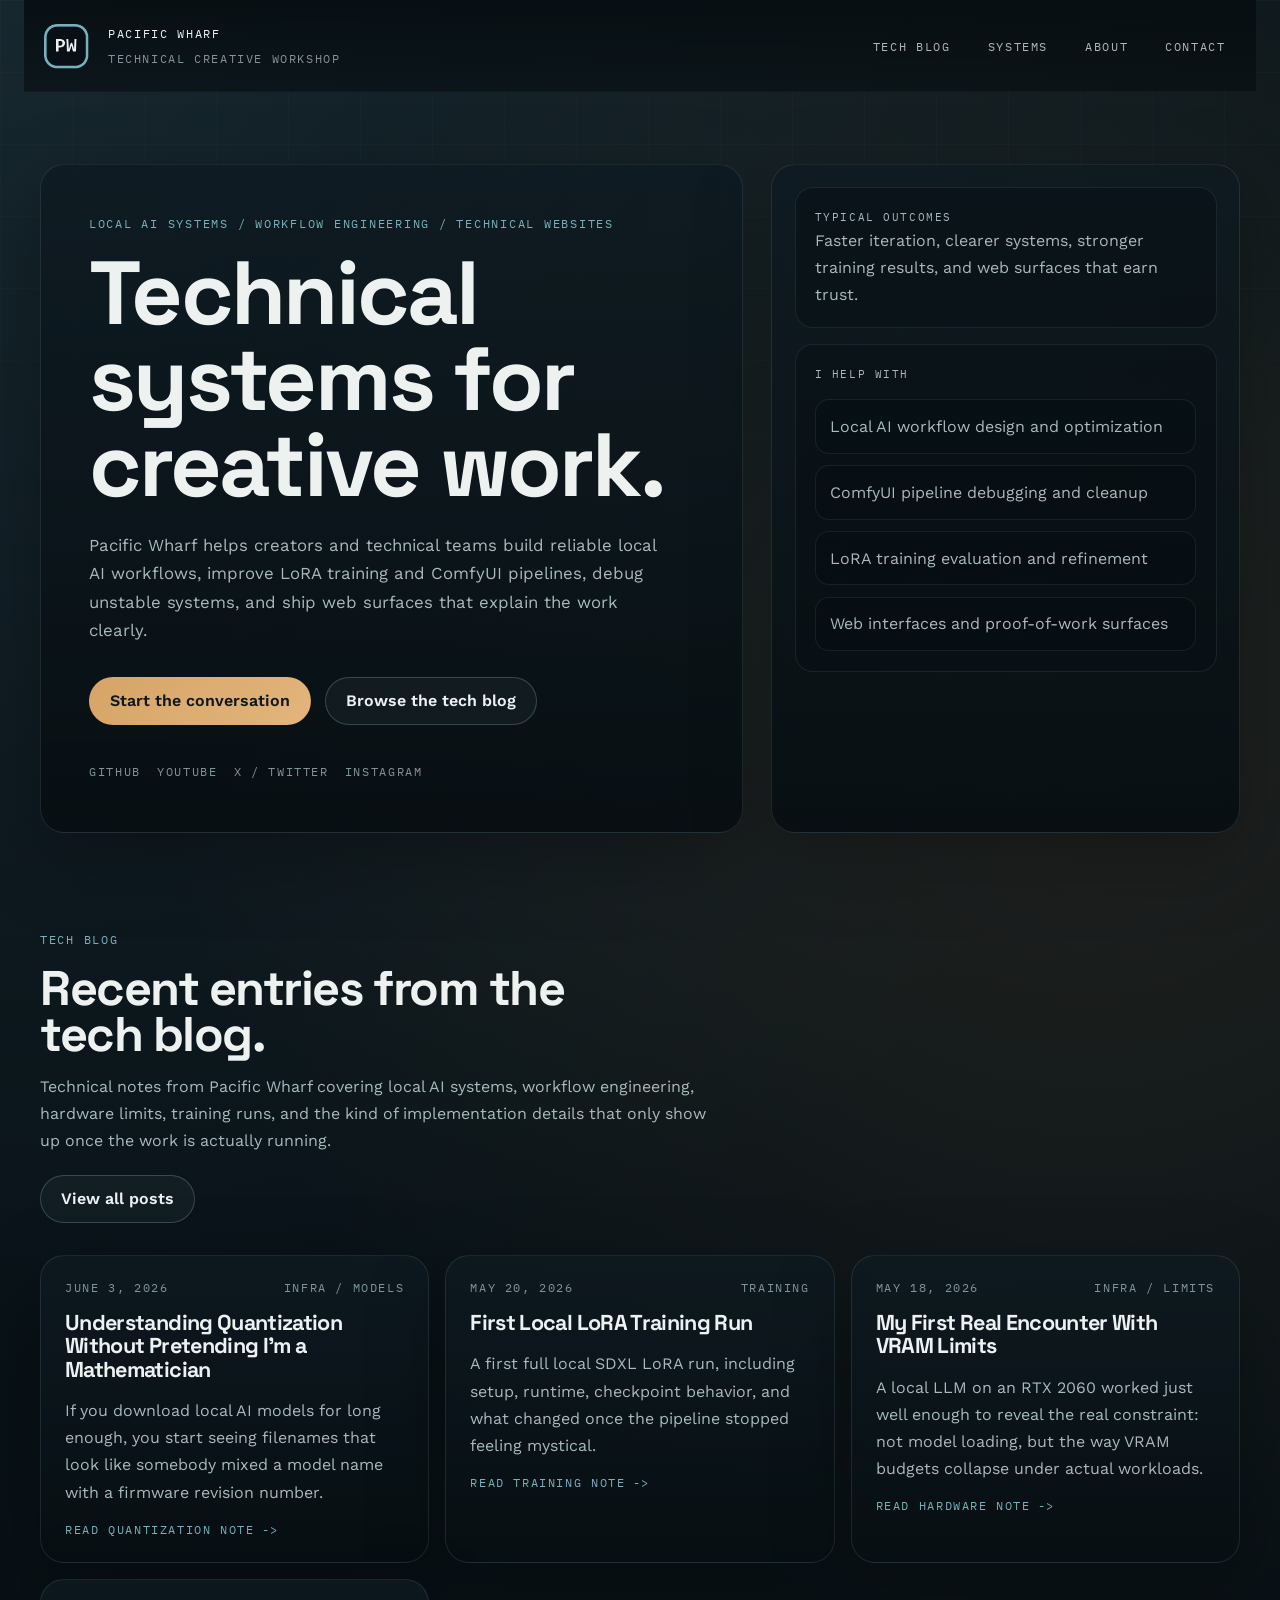
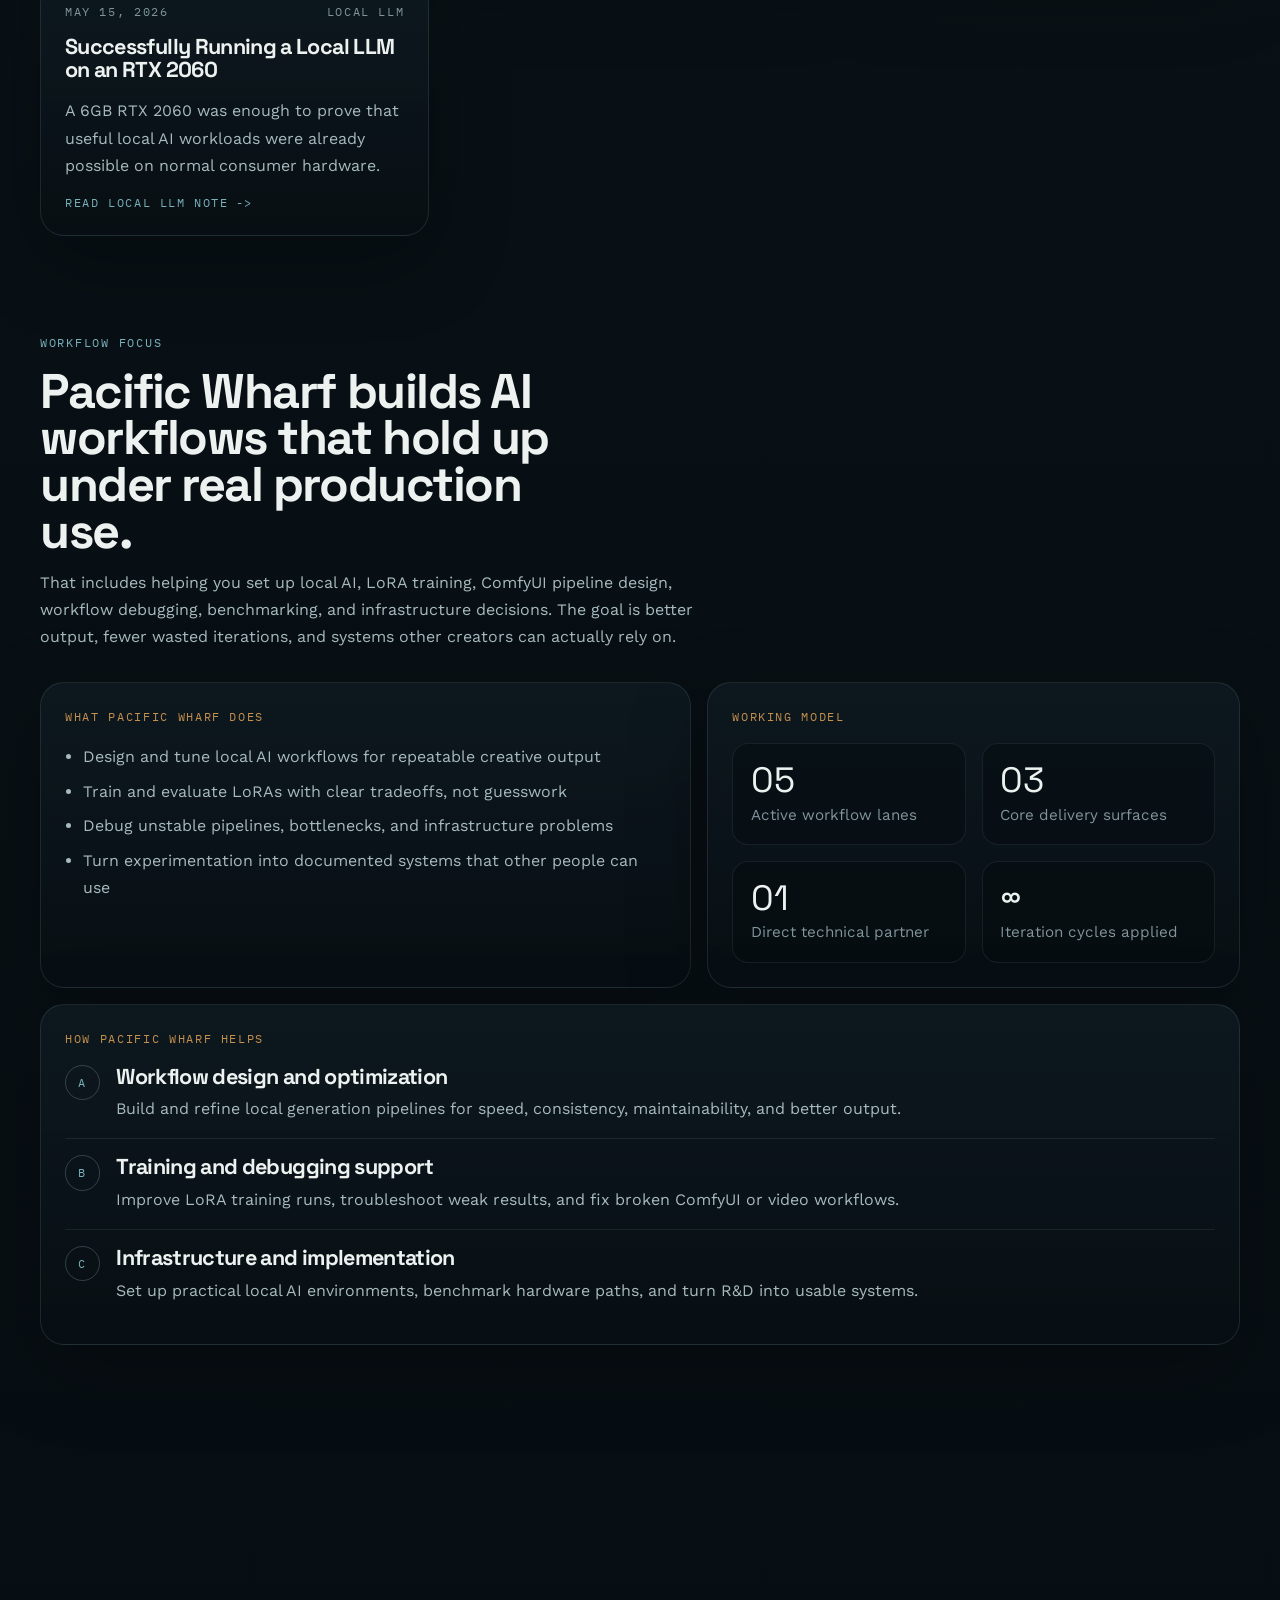
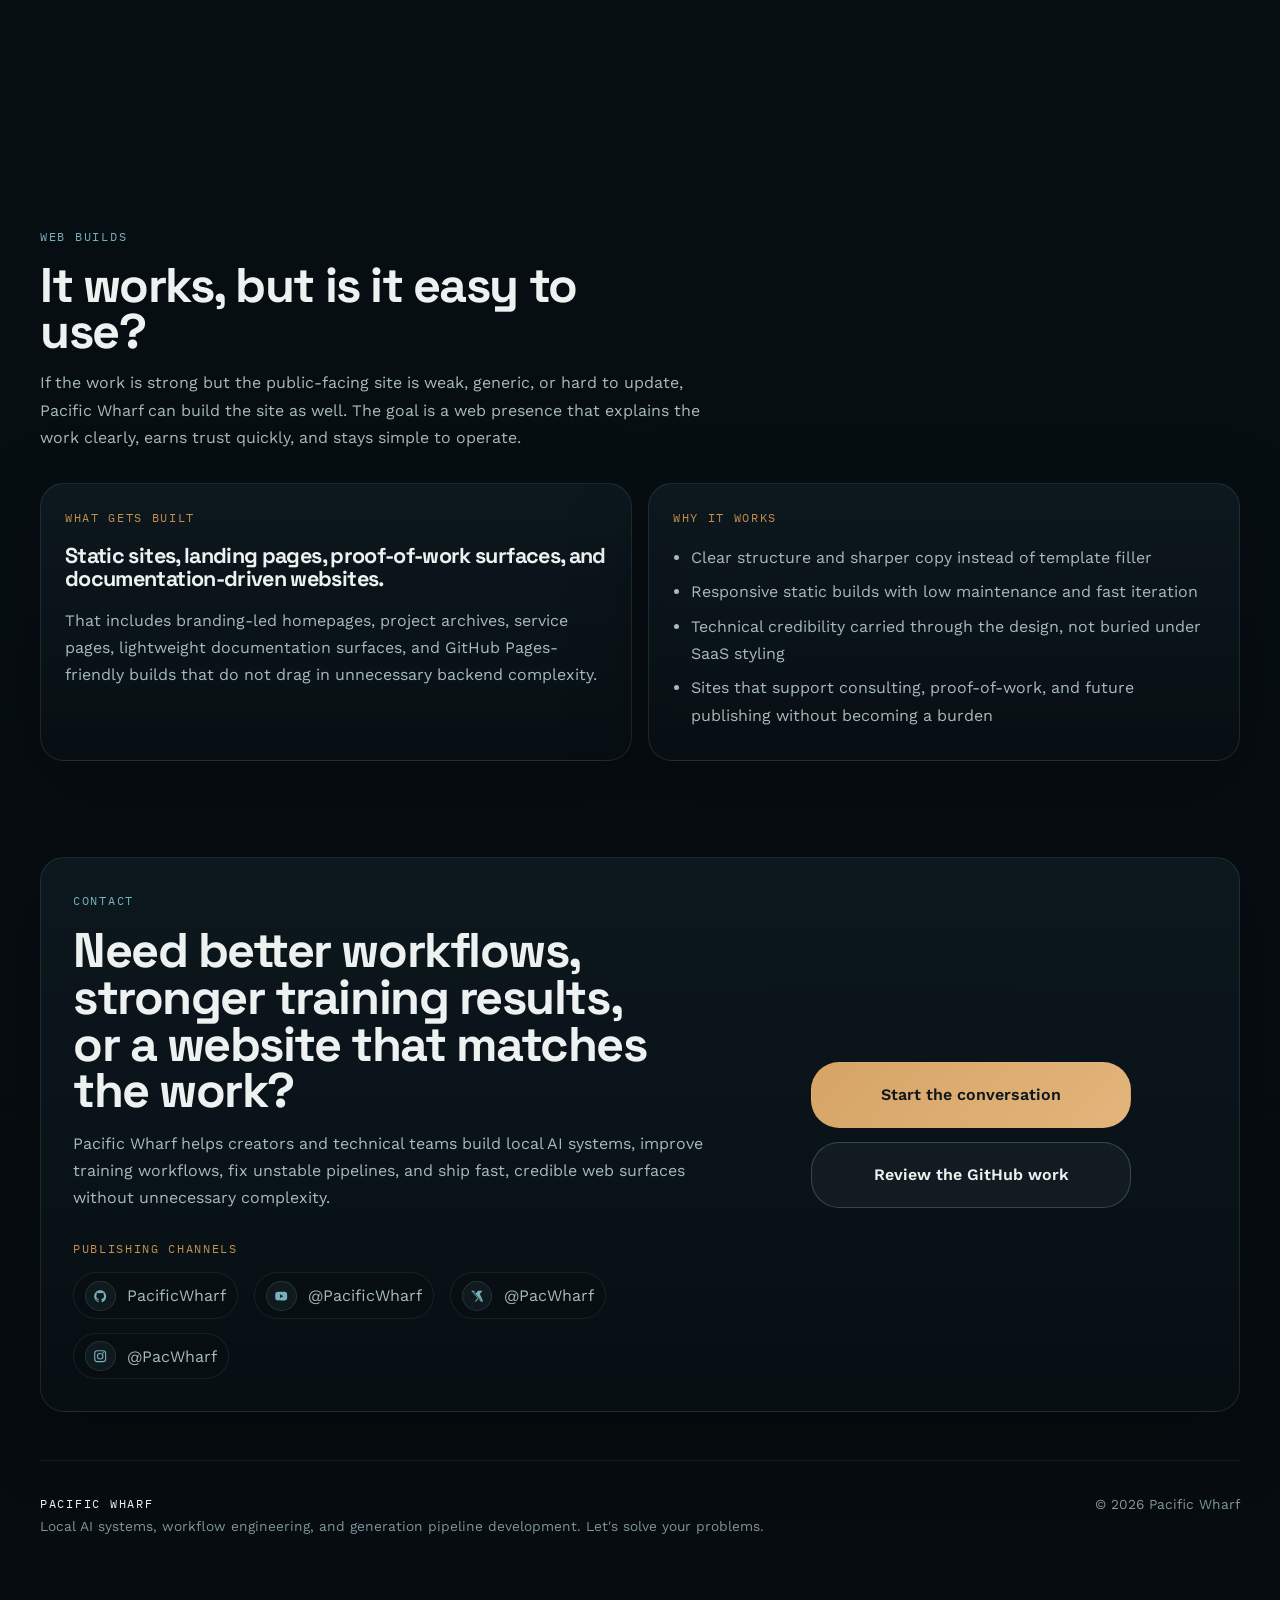
<file: index.html>
<!DOCTYPE html>
<html class="no-js" lang="en">
<head>
  <meta charset="UTF-8">
  <meta name="viewport" content="width=device-width, initial-scale=1.0">
  <meta
    name="description"
    content="Pacific Wharf explores local AI workflows, ComfyUI systems, LoRA training, and experimental generation pipelines."
  >
  <title>Pacific Wharf | Technical Creative Workflows</title>
  <link rel="icon" href="favicon.ico" sizes="any">
  <link rel="icon" type="image/png" sizes="32x32" href="favicon-32x32.png">
  <link rel="icon" type="image/png" sizes="16x16" href="favicon-16x16.png">
  <link rel="apple-touch-icon" href="apple-touch-icon.png">
  <link rel="preconnect" href="https://fonts.googleapis.com">
  <link rel="preconnect" href="https://fonts.gstatic.com" crossorigin>
  <link
    href="https://fonts.googleapis.com/css2?family=IBM+Plex+Mono:wght@400;500&family=Space+Grotesk:wght@500;700&family=Work+Sans:wght@400;500;600&display=swap"
    rel="stylesheet"
  >
  <script>
    document.documentElement.classList.replace("no-js", "js");
  </script>
  <link rel="stylesheet" href="style.css">
  <script src="script.js" defer></script>
</head>
<body id="site-top">
  <a class="skip-link" href="#main">Skip to content</a>

  <div class="site-shell">
    <header class="site-header">
      <a class="brand-lockup brand-link" href="#site-top" aria-label="Back to top">
        <div class="brand-mark" aria-hidden="true">
          <img src="apple-touch-icon.png" alt="">
        </div>
        <div>
          <p class="eyebrow">Pacific Wharf</p>
          <p class="brand-subtitle">Technical creative workshop</p>
        </div>
      </a>

      <button class="menu-toggle" type="button" aria-label="Toggle navigation" aria-expanded="false" aria-controls="site-nav">
        <span class="menu-toggle-label">Menu</span>
        <span class="menu-toggle-bars" aria-hidden="true">
          <span></span>
          <span></span>
          <span></span>
        </span>
      </button>

      <nav class="site-nav" id="site-nav" aria-label="Primary">
        <a href="tech-blog/">Tech Blog</a>
        <a href="#systems">Systems</a>
        <a href="#about">About</a>
        <a href="#contact">Contact</a>
      </nav>
    </header>

    <main id="main">
      <section class="hero" id="home">
        <div class="hero-copy">
          <p class="section-label">Local AI systems / workflow engineering / technical websites</p>
          <h1>Technical systems for creative work.</h1>
          <p class="hero-text">
            Pacific Wharf helps creators and technical teams build reliable local AI workflows, improve LoRA
            training and ComfyUI pipelines, debug unstable systems, and ship web surfaces that explain the work
            clearly.
          </p>

          <div class="hero-actions">
            <a class="button button-primary" href="mailto:hello@pacificwharf.dev">Start the conversation</a>
            <a class="button button-secondary" href="tech-blog/">Browse the tech blog</a>
          </div>

          <ul class="social-strip" aria-label="Social links">
            <li><a href="https://github.com/PacificWharf" target="_blank" rel="noreferrer">GitHub</a></li>
            <li><a href="https://www.youtube.com/@PacificWharf" target="_blank" rel="noreferrer">YouTube</a></li>
            <li><a href="https://x.com/PacWharf" target="_blank" rel="noreferrer">X / Twitter</a></li>
            <li><a href="https://www.instagram.com/PacWharf" target="_blank" rel="noreferrer">Instagram</a></li>
          </ul>
        </div>

        <aside class="hero-panel reveal" aria-label="Pacific Wharf services overview">
          <div class="status-stack">
            <article class="status-card">
              <p class="status-label">Typical outcomes</p>
              <p>Faster iteration, clearer systems, stronger training results, and web surfaces that earn trust.</p>
            </article>
            <article class="status-card hero-services-card">
              <p class="status-label">I help with</p>
              <ul class="hero-services-list">
                <li>Local AI workflow design and optimization</li>
                <li>ComfyUI pipeline debugging and cleanup</li>
                <li>LoRA training evaluation and refinement</li>
                <li>Web interfaces and proof-of-work surfaces</li>
              </ul>
            </article>
          </div>
        </aside>
      </section>

      <section class="content-section reveal" id="tech-blog">
        <div class="section-heading">
          <p class="section-label">Tech Blog</p>
          <h2>Recent entries from the tech blog.</h2>
          <p>
            Technical notes from Pacific Wharf covering local AI systems, workflow engineering, hardware limits,
            training runs, and the kind of implementation details that only show up once the work is actually running.
          </p>
          <div class="section-actions">
            <a class="button button-secondary" href="tech-blog/">View all posts</a>
          </div>
        </div>

        <div class="experiment-grid">
          <a class="experiment-card experiment-link featured-card" href="tech-blog/understanding-quantization-without-pretending-im-a-mathematician/" aria-label="Open Understanding Quantization Without Pretending I'm a Mathematician entry">
            <div class="card-signal">
              <time datetime="2026-06-03">June 3, 2026</time>
              <span>Infra / models</span>
            </div>
            <h3>Understanding Quantization Without Pretending I&#8217;m a Mathematician</h3>
            <p>
              If you download local AI models for long enough, you start seeing filenames that look like somebody mixed a model name with a firmware revision number.
            </p>
            <span class="card-cta">Read quantization note</span>
          </a>

          <a class="experiment-card experiment-link featured-card" href="tech-blog/first-local-lora-training-run/" aria-label="Open First Local LoRA Training Run entry">
            <div class="card-signal">
              <time datetime="2026-05-20">May 20, 2026</time>
              <span>Training</span>
            </div>
            <h3>First Local LoRA Training Run</h3>
            <p>
              A first full local SDXL LoRA run, including setup, runtime, checkpoint behavior, and what changed once
              the pipeline stopped feeling mystical.
            </p>
            <span class="card-cta">Read training note</span>
          </a>

          <a class="experiment-card experiment-link featured-card" href="tech-blog/my-first-real-encounter-with-vram-limits/" aria-label="Open My First Real Encounter With VRAM Limits entry">
            <div class="card-signal">
              <time datetime="2026-05-18">May 18, 2026</time>
              <span>Infra / limits</span>
            </div>
            <h3>My First Real Encounter With VRAM Limits</h3>
            <p>
              A local LLM on an RTX 2060 worked just well enough to reveal the real constraint: not model loading,
              but the way VRAM budgets collapse under actual workloads.
            </p>
            <span class="card-cta">Read hardware note</span>
          </a>

          <a class="experiment-card experiment-link featured-card" href="tech-blog/successfully-running-a-local-llm-on-an-rtx-2060/" aria-label="Open Successfully Running a Local LLM on an RTX 2060 entry">
            <div class="card-signal">
              <time datetime="2026-05-15">May 15, 2026</time>
              <span>Local llm</span>
            </div>
            <h3>Successfully Running a Local LLM on an RTX 2060</h3>
            <p>
              A 6GB RTX 2060 was enough to prove that useful local AI workloads were already possible on normal consumer hardware.
            </p>
            <span class="card-cta">Read local LLM note</span>
          </a>
        </div>
      </section>

      <section class="content-section systems-section reveal" id="systems">
        <div class="section-heading">
          <p class="section-label">Workflow focus</p>
          <h2>Pacific Wharf builds AI workflows that hold up under real production use.</h2>
          <p>
            That includes helping you set up local AI, LoRA training, ComfyUI pipeline design, workflow debugging, benchmarking, and
            infrastructure decisions. The goal is better output, fewer wasted iterations, and systems other
            creators can actually rely on.
          </p>
        </div>

        <div class="systems-layout">
          <article class="systems-panel">
            <p class="panel-label">What Pacific Wharf does</p>
            <ul class="principles-list">
              <li>Design and tune local AI workflows for repeatable creative output</li>
              <li>Train and evaluate LoRAs with clear tradeoffs, not guesswork</li>
              <li>Debug unstable pipelines, bottlenecks, and infrastructure problems</li>
              <li>Turn experimentation into documented systems that other people can use</li>
            </ul>
          </article>

          <article class="systems-panel metrics-panel">
            <p class="panel-label">Working model</p>
            <div class="metric-grid">
              <div>
                <span class="metric-value">05</span>
                <span class="metric-label">Active workflow lanes</span>
              </div>
              <div>
                <span class="metric-value">03</span>
                <span class="metric-label">Core delivery surfaces</span>
              </div>
              <div>
                <span class="metric-value">01</span>
                <span class="metric-label">Direct technical partner</span>
              </div>
              <div>
                <span class="metric-value" aria-label="Infinite">∞</span>
                <span class="metric-label">Iteration cycles applied</span>
              </div>
            </div>
          </article>

          <article class="systems-panel horizon-panel">
            <p class="panel-label">How Pacific Wharf helps</p>
            <div class="timeline-item">
              <span class="timeline-phase">A</span>
              <div>
                <h3>Workflow design and optimization</h3>
                <p>Build and refine local generation pipelines for speed, consistency, maintainability, and better output.</p>
              </div>
            </div>
            <div class="timeline-item">
              <span class="timeline-phase">B</span>
              <div>
                <h3>Training and debugging support</h3>
                <p>Improve LoRA training runs, troubleshoot weak results, and fix broken ComfyUI or video workflows.</p>
              </div>
            </div>
            <div class="timeline-item">
              <span class="timeline-phase">C</span>
              <div>
                <h3>Infrastructure and implementation</h3>
                <p>Set up practical local AI environments, benchmark hardware paths, and turn R&amp;D into usable systems.</p>
              </div>
            </div>
          </article>
        </div>
      </section>

      <section class="content-section about-section reveal" id="about">
        <div class="section-heading">
          <p class="section-label">About</p>
          <h2>Built for technical creative work close to the machinery.</h2>
        </div>

        <div class="about-layout">
          <p>
            Pacific Wharf is a technical field notebook and proof-of-work surface focused on local AI systems,
            workflow engineering, LoRA training, cinematic experimentation, and generation pipeline development.
          </p>
          <p>
            The work published here exists to document real-world experimentation, benchmark repeatable workflows,
            and support technical services around training, debugging, infrastructure, and creative pipeline
            engineering.
          </p>
        </div>
      </section>

      <section class="content-section web-section reveal" id="web-builds">
        <div class="section-heading">
          <p class="section-label">Web builds</p>
          <h2>It works, but is it easy to use?</h2>
          <p>
            If the work is strong but the public-facing site is weak, generic, or hard to update, Pacific Wharf can
            build the site as well. The goal is a web presence that explains the work clearly, earns trust quickly,
            and stays simple to operate.
          </p>
        </div>

        <div class="services-layout">
          <article class="systems-panel">
            <p class="panel-label">What gets built</p>
            <h3>Static sites, landing pages, proof-of-work surfaces, and documentation-driven websites.</h3>
            <p>
              That includes branding-led homepages, project archives, service pages, lightweight documentation
              surfaces, and GitHub Pages-friendly builds that do not drag in unnecessary backend complexity.
            </p>
          </article>

          <article class="systems-panel">
            <p class="panel-label">Why it works</p>
            <ul class="principles-list">
              <li>Clear structure and sharper copy instead of template filler</li>
              <li>Responsive static builds with low maintenance and fast iteration</li>
              <li>Technical credibility carried through the design, not buried under SaaS styling</li>
              <li>Sites that support consulting, proof-of-work, and future publishing without becoming a burden</li>
            </ul>
          </article>
        </div>
      </section>

      <section class="content-section contact-section reveal" id="contact">
        <div class="contact-panel">
          <div>
            <p class="section-label">Contact</p>
            <h2>Need better workflows, stronger training results, or a website that matches the work?</h2>
            <p>
              Pacific Wharf helps creators and technical teams build local AI systems, improve training workflows,
              fix unstable pipelines, and ship fast, credible web surfaces without unnecessary complexity.
            </p>

            <div class="channel-block">
              <p class="channel-label">Publishing channels</p>
              <ul class="channel-list" aria-label="Publishing channels">
                <li>
                  <a href="https://github.com/PacificWharf" target="_blank" rel="noreferrer">
                    <span class="channel-icon" aria-hidden="true">
                      <svg viewBox="0 0 24 24" focusable="false">
                        <path d="M12 2C6.48 2 2 6.58 2 12.23c0 4.52 2.87 8.35 6.84 9.71.5.1.68-.22.68-.5 0-.24-.01-1.05-.01-1.91-2.5.47-3.15-.63-3.35-1.21-.11-.3-.59-1.22-1-1.47-.34-.19-.82-.68-.01-.69.76-.01 1.3.71 1.48 1 .87 1.49 2.26 1.07 2.81.81.09-.65.34-1.07.61-1.31-2.22-.26-4.55-1.14-4.55-5.08 0-1.12.39-2.04 1.03-2.76-.1-.26-.45-1.3.1-2.72 0 0 .84-.28 2.75 1.05A9.3 9.3 0 0 1 12 6.84c.85 0 1.71.12 2.51.35 1.91-1.33 2.75-1.05 2.75-1.05.55 1.42.2 2.46.1 2.72.64.72 1.03 1.63 1.03 2.76 0 3.95-2.34 4.82-4.57 5.08.36.32.67.94.67 1.91 0 1.38-.01 2.49-.01 2.83 0 .27.18.6.69.5A10.25 10.25 0 0 0 22 12.23C22 6.58 17.52 2 12 2Z" fill="currentColor"/>
                      </svg>
                    </span>
                    <span class="channel-text">PacificWharf</span>
                  </a>
                </li>
                <li>
                  <a href="https://www.youtube.com/@PacificWharf" target="_blank" rel="noreferrer">
                    <span class="channel-icon" aria-hidden="true">
                      <svg viewBox="0 0 24 24" focusable="false">
                        <path d="M21.58 7.19a2.96 2.96 0 0 0-2.08-2.1C17.66 4.6 12 4.6 12 4.6s-5.66 0-7.5.49a2.96 2.96 0 0 0-2.08 2.1A30.7 30.7 0 0 0 2 12a30.7 30.7 0 0 0 .42 4.81 2.96 2.96 0 0 0 2.08 2.1c1.84.49 7.5.49 7.5.49s5.66 0 7.5-.49a2.96 2.96 0 0 0 2.08-2.1c.28-1.58.42-3.19.42-4.81s-.14-3.23-.42-4.81ZM10.2 15.06V8.94L15.5 12l-5.3 3.06Z" fill="currentColor"/>
                      </svg>
                    </span>
                    <span class="channel-text">@PacificWharf</span>
                  </a>
                </li>
                <li>
                  <a href="https://x.com/PacWharf" target="_blank" rel="noreferrer">
                    <span class="channel-icon" aria-hidden="true">
                      <svg viewBox="0 0 24 24" focusable="false">
                        <path d="M18.9 3H21l-4.6 5.26L22 21h-4.38l-3.43-4.89L9.9 21H7.8l4.92-5.62L2 3h4.5l3.1 4.42L13.5 3Zm-1.54 16.3h1.22L5.97 4.62H4.66Z" fill="currentColor"/>
                      </svg>
                    </span>
                    <span class="channel-text">@PacWharf</span>
                  </a>
                </li>
                <li>
                  <a href="https://www.instagram.com/PacWharf" target="_blank" rel="noreferrer">
                    <span class="channel-icon" aria-hidden="true">
                      <svg viewBox="0 0 24 24" focusable="false">
                        <path d="M7.5 2h9A5.5 5.5 0 0 1 22 7.5v9a5.5 5.5 0 0 1-5.5 5.5h-9A5.5 5.5 0 0 1 2 16.5v-9A5.5 5.5 0 0 1 7.5 2Zm0 1.8A3.7 3.7 0 0 0 3.8 7.5v9a3.7 3.7 0 0 0 3.7 3.7h9a3.7 3.7 0 0 0 3.7-3.7v-9a3.7 3.7 0 0 0-3.7-3.7h-9Zm9.75 1.35a1.2 1.2 0 1 1 0 2.4 1.2 1.2 0 0 1 0-2.4ZM12 6.5A5.5 5.5 0 1 1 6.5 12 5.5 5.5 0 0 1 12 6.5Zm0 1.8A3.7 3.7 0 1 0 15.7 12 3.7 3.7 0 0 0 12 8.3Z" fill="currentColor"/>
                      </svg>
                    </span>
                    <span class="channel-text">@PacWharf</span>
                  </a>
                </li>
              </ul>
            </div>
          </div>

          <div class="contact-actions">
            <a class="button button-primary" href="mailto:hello@pacificwharf.dev">Start the conversation</a>
            <a class="button button-secondary" href="https://github.com/PacificWharf" target="_blank" rel="noreferrer">
              Review the GitHub work
            </a>
          </div>
        </div>
      </section>
    </main>

    <footer class="site-footer">
      <div>
        <p>Pacific Wharf</p>
        <p>Local AI systems, workflow engineering, and generation pipeline development. Let's solve your problems.</p>
      </div>
      <p>&copy; <span id="current-year">2026</span> Pacific Wharf</p>
    </footer>
  </div>
</body>
</html>
</file>
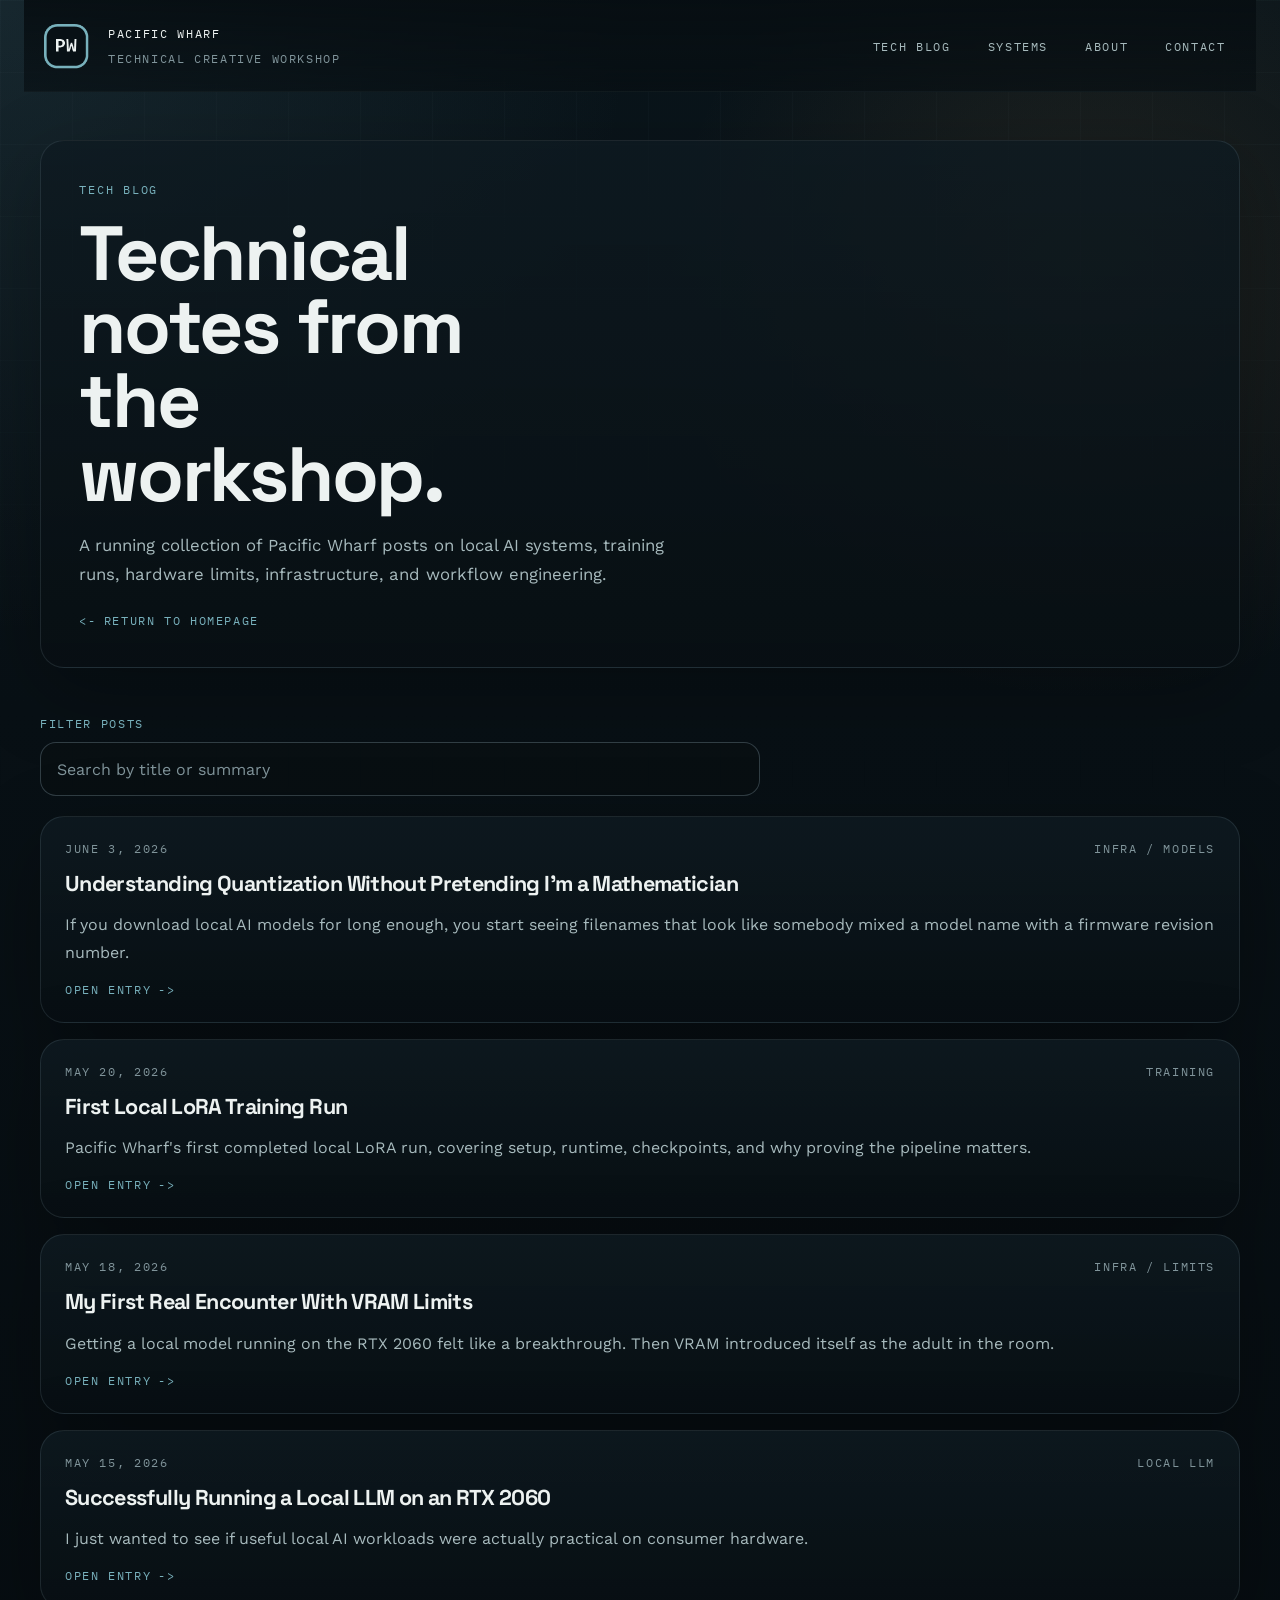
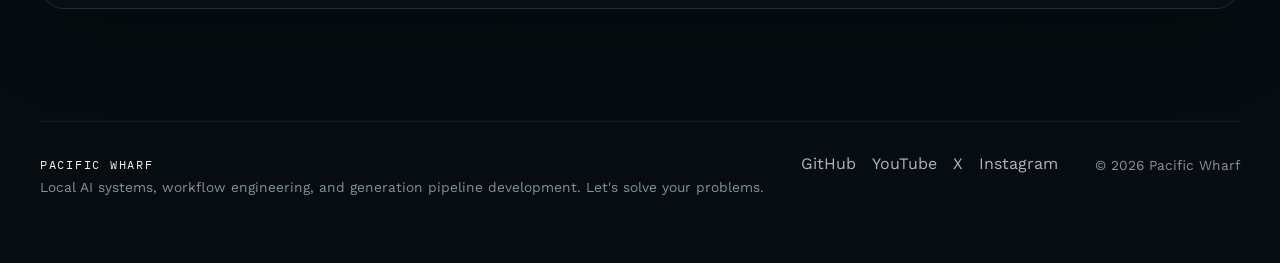
<file: tech-blog/index.html>
<!DOCTYPE html>
<html class="no-js archive-page" lang="en">
<head>
  <meta charset="UTF-8">
  <meta name="viewport" content="width=device-width, initial-scale=1.0">
  <meta
    name="description"
    content="Pacific Wharf tech blog covering local AI workflows, training notes, hardware limits, infrastructure, and implementation details."
  >
  <title>Tech Blog | Pacific Wharf</title>
  <link rel="icon" href="../favicon.ico" sizes="any">
  <link rel="icon" type="image/png" sizes="32x32" href="../favicon-32x32.png">
  <link rel="icon" type="image/png" sizes="16x16" href="../favicon-16x16.png">
  <link rel="apple-touch-icon" href="../apple-touch-icon.png">
  <link rel="preconnect" href="https://fonts.googleapis.com">
  <link rel="preconnect" href="https://fonts.gstatic.com" crossorigin>
  <link
    href="https://fonts.googleapis.com/css2?family=IBM+Plex+Mono:wght@400;500&family=Space+Grotesk:wght@500;700&family=Work+Sans:wght@400;500;600&display=swap"
    rel="stylesheet"
  >
  <script>
    document.documentElement.classList.replace("no-js", "js");
  </script>
  <link rel="stylesheet" href="../style.css">
  <script src="../script.js" defer></script>
</head>
<body id="tech-blog-top">
  <a class="skip-link" href="#main">Skip to content</a>

  <div class="site-shell">
    <header class="site-header">
      <a class="brand-lockup brand-link" href="../index.html" aria-label="Go to homepage">
        <div class="brand-mark" aria-hidden="true">
          <img src="../apple-touch-icon.png" alt="">
        </div>
        <div>
          <p class="eyebrow">Pacific Wharf</p>
          <p class="brand-subtitle">Technical creative workshop</p>
        </div>
      </a>

      <button class="menu-toggle" type="button" aria-label="Toggle navigation" aria-expanded="false" aria-controls="site-nav">
        <span class="menu-toggle-label">Menu</span>
        <span class="menu-toggle-bars" aria-hidden="true">
          <span></span>
          <span></span>
          <span></span>
        </span>
      </button>

      <nav class="site-nav" id="site-nav" aria-label="Primary">
        <a href="#tech-blog-top">Tech Blog</a>
        <a href="../index.html#systems">Systems</a>
        <a href="../index.html#about">About</a>
        <a href="../index.html#contact">Contact</a>
      </nav>
    </header>

    <main class="archive-main" id="main">
      <section class="archive-hero">
        <p class="section-label">Tech Blog</p>
        <h1 class="archive-title">Technical notes from the workshop.</h1>
        <p class="archive-lead">
          A running collection of Pacific Wharf posts on local AI systems, training runs, hardware limits,
          infrastructure, and workflow engineering.
        </p>

        <a class="back-link" href="../index.html">Return to homepage</a>
      </section>

      <section class="content-section reveal">

        <div class="archive-search">
          <label class="archive-search-label" for="archive-search">Filter posts</label>
          <input
            class="archive-search-input"
            id="archive-search"
            type="search"
            placeholder="Search by title or summary"
            autocomplete="off"
          >
        </div>

        <p class="archive-empty-state" id="archive-empty-state" hidden>No posts match that search.</p>

        <div class="archive-grid" id="archive-grid">
          <a
            class="experiment-card experiment-link archive-card"
            href="understanding-quantization-without-pretending-im-a-mathematician/"
            aria-label="Open Understanding Quantization Without Pretending I'm a Mathematician entry"
            data-filter-card
          >
            <div class="card-signal">
              <time datetime="2026-06-03">June 3, 2026</time>
              <span>Infra / models</span>
            </div>
            <h3>Understanding Quantization Without Pretending I&#8217;m a Mathematician</h3>
            <p>If you download local AI models for long enough, you start seeing filenames that look like somebody mixed a model name with a firmware revision number.</p>
            <span class="card-cta">Open entry</span>
          </a>

          <a
            class="experiment-card experiment-link archive-card"
            href="first-local-lora-training-run/"
            aria-label="Open First Local LoRA Training Run entry"
            data-filter-card
          >
            <div class="card-signal">
              <time datetime="2026-05-20">May 20, 2026</time>
              <span>Training</span>
            </div>
            <h3>First Local LoRA Training Run</h3>
            <p>Pacific Wharf's first completed local LoRA run, covering setup, runtime, checkpoints, and why proving the pipeline matters.</p>
            <span class="card-cta">Open entry</span>
          </a>

          <a
            class="experiment-card experiment-link archive-card"
            href="my-first-real-encounter-with-vram-limits/"
            aria-label="Open My First Real Encounter With VRAM Limits entry"
            data-filter-card
          >
            <div class="card-signal">
              <time datetime="2026-05-18">May 18, 2026</time>
              <span>Infra / limits</span>
            </div>
            <h3>My First Real Encounter With VRAM Limits</h3>
            <p>Getting a local model running on the RTX 2060 felt like a breakthrough. Then VRAM introduced itself as the adult in the room.</p>
            <span class="card-cta">Open entry</span>
          </a>

          <a
            class="experiment-card experiment-link archive-card"
            href="successfully-running-a-local-llm-on-an-rtx-2060/"
            aria-label="Open Successfully Running a Local LLM on an RTX 2060 entry"
            data-filter-card
          >
            <div class="card-signal">
              <time datetime="2026-05-15">May 15, 2026</time>
              <span>Local llm</span>
            </div>
            <h3>Successfully Running a Local LLM on an RTX 2060</h3>
            <p>I just wanted to see if useful local AI workloads were actually practical on consumer hardware.</p>
            <span class="card-cta">Open entry</span>
          </a>
        </div>
      </section>
    </main>

    <footer class="site-footer">
      <div>
        <p>Pacific Wharf</p>
        <p>Local AI systems, workflow engineering, and generation pipeline development. Let's solve your problems.</p>
      </div>
      <div class="footer-links">
        <a href="https://github.com/PacificWharf" target="_blank" rel="noreferrer">GitHub</a>
        <a href="https://www.youtube.com/@PacificWharf" target="_blank" rel="noreferrer">YouTube</a>
        <a href="https://x.com/PacWharf" target="_blank" rel="noreferrer">X</a>
        <a href="https://www.instagram.com/PacWharf" target="_blank" rel="noreferrer">Instagram</a>
      </div>
      <p>&copy; <span id="current-year">2026</span> Pacific Wharf</p>
    </footer>
  </div>
</body>
</html>
</file>
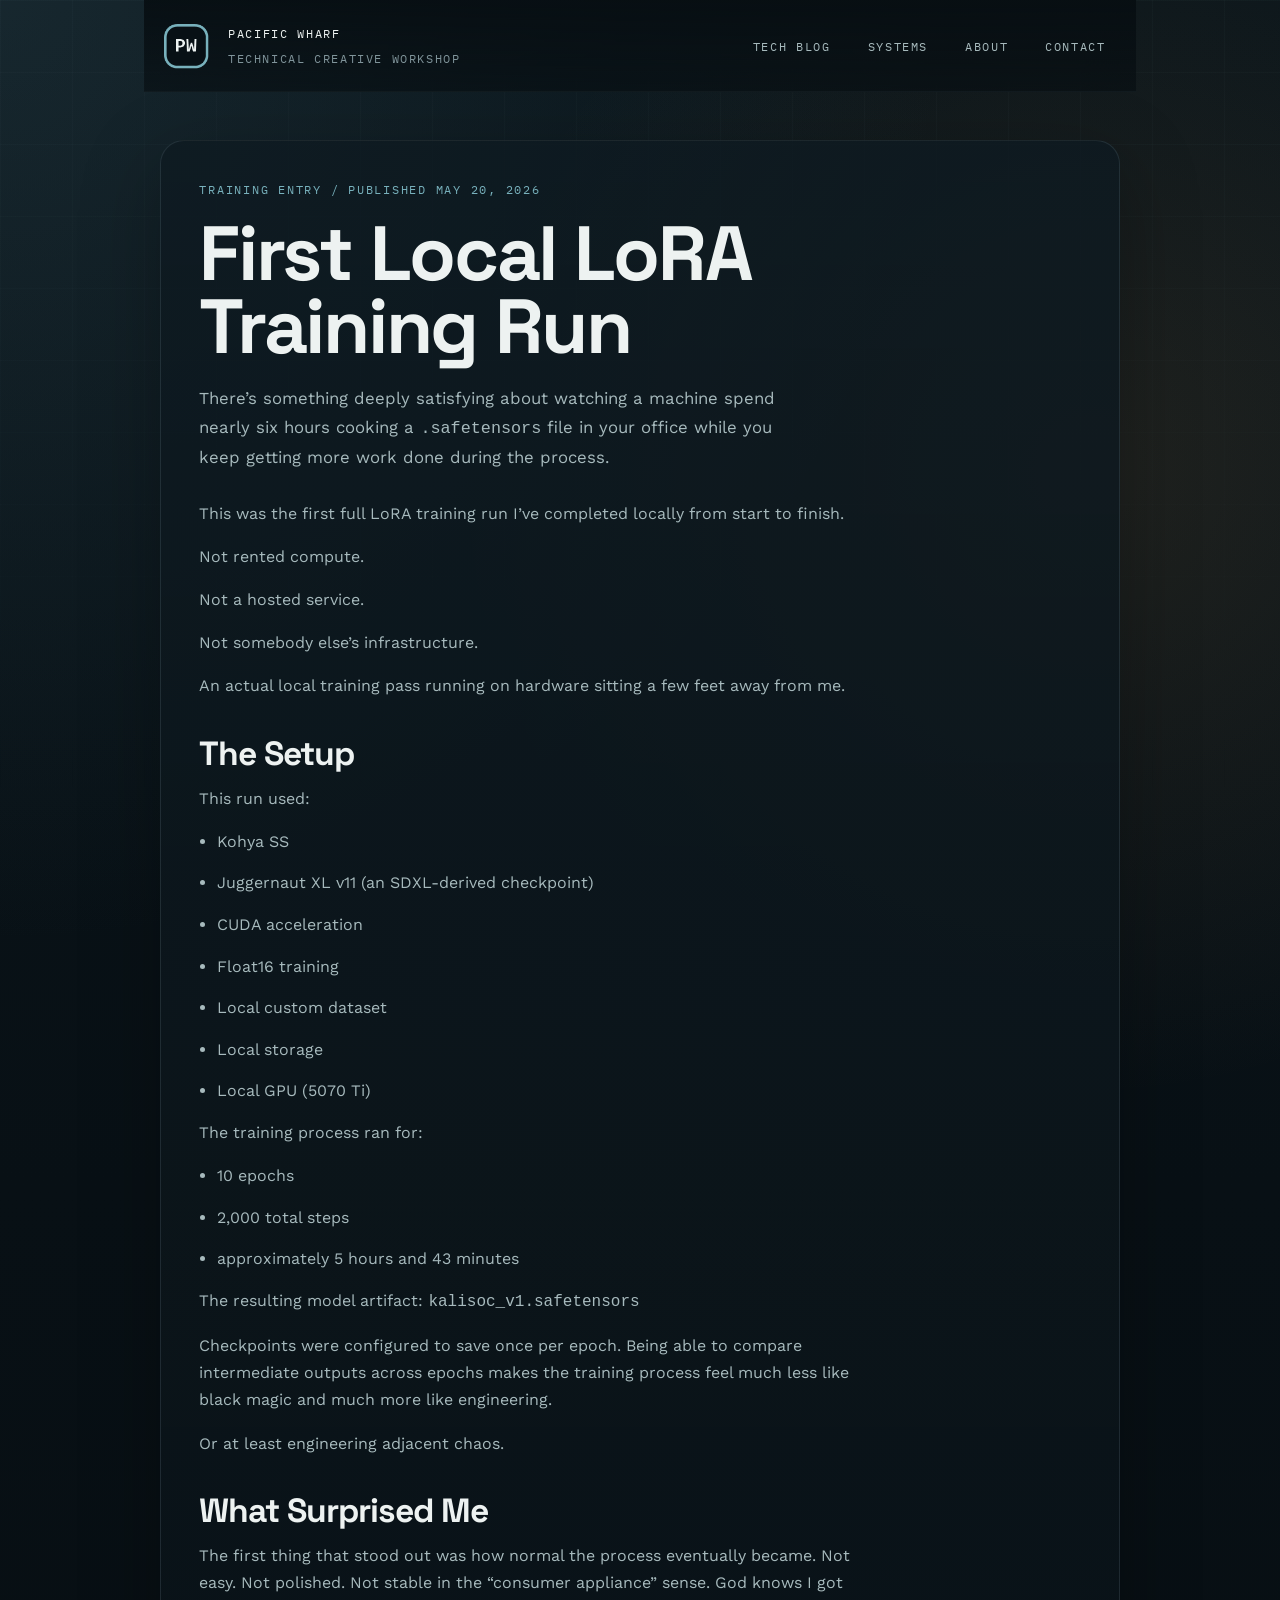
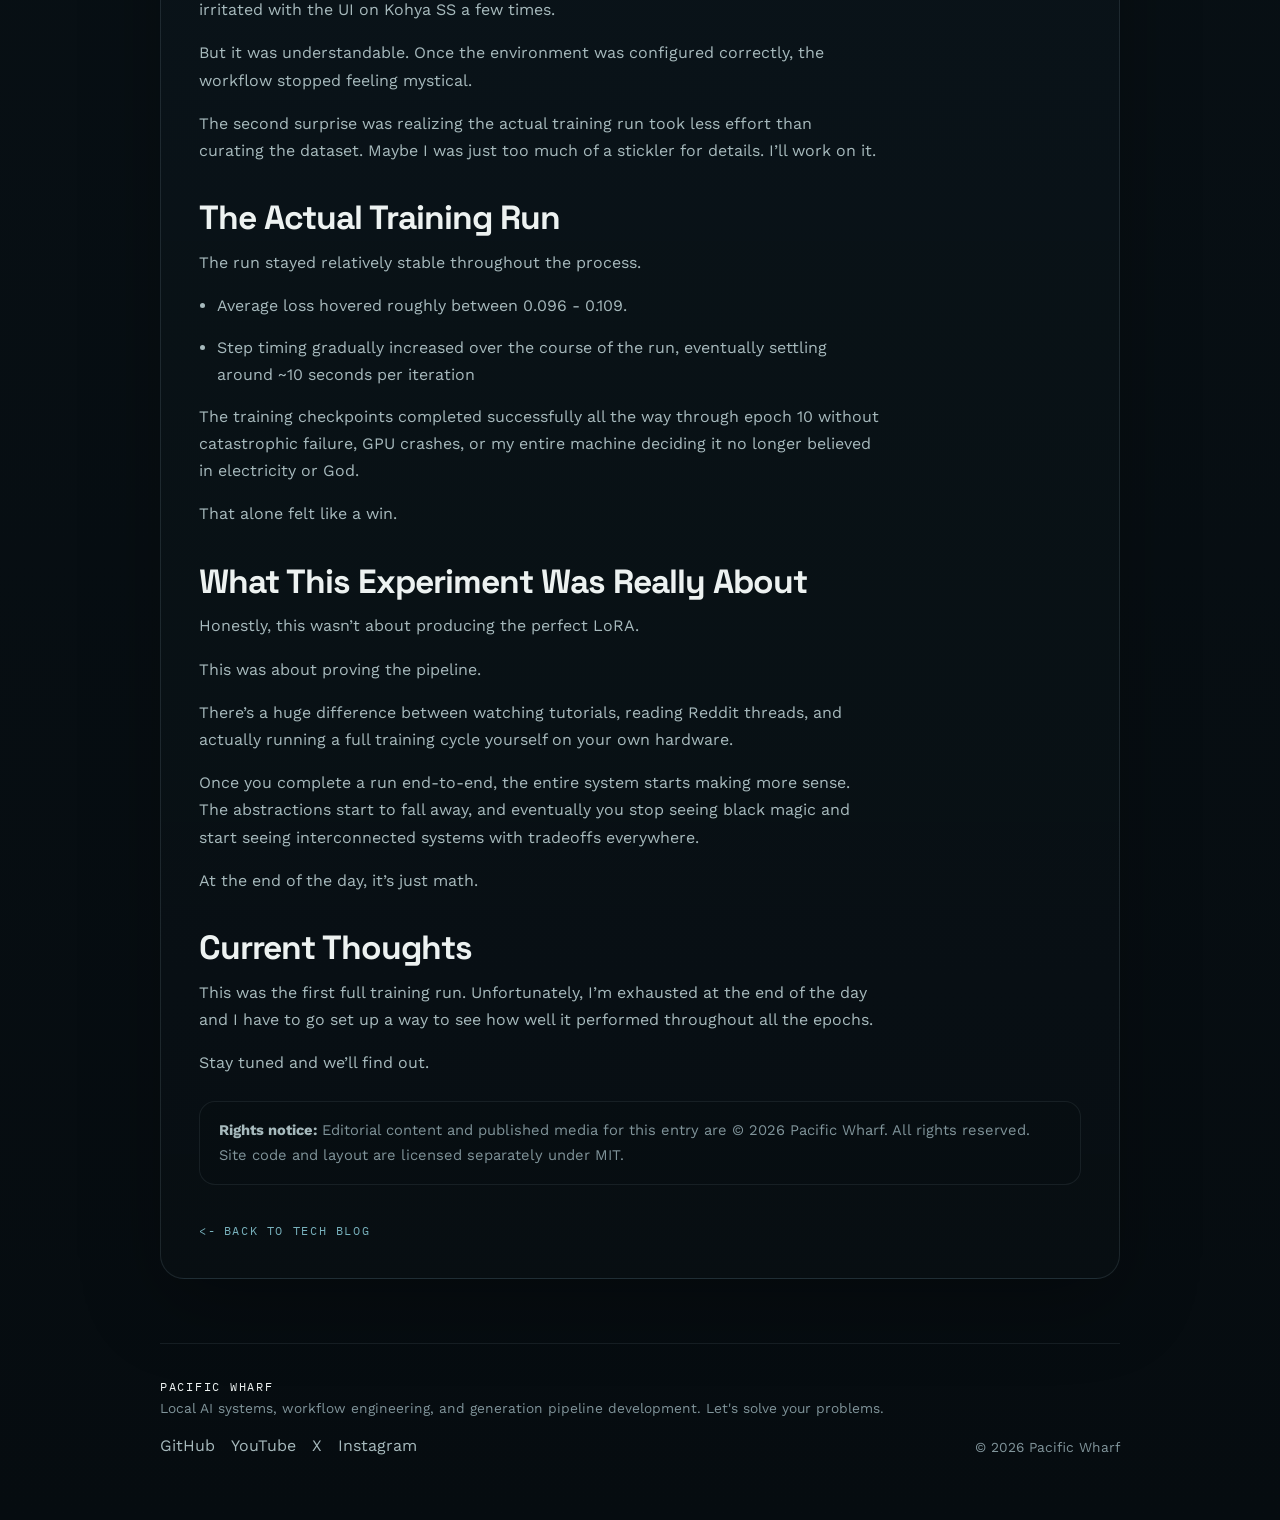
<file: tech-blog/first-local-lora-training-run/index.html>
<!DOCTYPE html>
<html class="no-js entry-page" lang="en">
<head>
  <meta charset="UTF-8">
  <meta name="viewport" content="width=device-width, initial-scale=1.0">
  <meta
    name="description"
    content="Pacific Wharf's first completed local SDXL LoRA training run, covering setup, runtime, checkpoints, and what proving the pipeline clarified."
  >
  <title>First Local LoRA Training Run | Pacific Wharf</title>
  <link rel="icon" href="../../favicon.ico" sizes="any">
  <link rel="icon" type="image/png" sizes="32x32" href="../../favicon-32x32.png">
  <link rel="icon" type="image/png" sizes="16x16" href="../../favicon-16x16.png">
  <link rel="apple-touch-icon" href="../../apple-touch-icon.png">
  <link rel="preconnect" href="https://fonts.googleapis.com">
  <link rel="preconnect" href="https://fonts.gstatic.com" crossorigin>
  <link
    href="https://fonts.googleapis.com/css2?family=IBM+Plex+Mono:wght@400;500&family=Space+Grotesk:wght@500;700&family=Work+Sans:wght@400;500;600&display=swap"
    rel="stylesheet"
  >
  <script>
    document.documentElement.classList.replace("no-js", "js");
  </script>
  <link rel="stylesheet" href="../../style.css">
  <script src="../../script.js" defer></script>
</head>
<body>
  <a class="skip-link" href="#main">Skip to content</a>

  <div class="site-shell">
    <header class="site-header">
      <a class="brand-lockup brand-link" href="../../index.html" aria-label="Go to homepage">
        <div class="brand-mark" aria-hidden="true">
          <img src="../../apple-touch-icon.png" alt="">
        </div>
        <div>
          <p class="eyebrow">Pacific Wharf</p>
          <p class="brand-subtitle">Technical creative workshop</p>
        </div>
      </a>

      <button class="menu-toggle" type="button" aria-label="Toggle navigation" aria-expanded="false" aria-controls="site-nav">
        <span class="menu-toggle-label">Menu</span>
        <span class="menu-toggle-bars" aria-hidden="true">
          <span></span>
          <span></span>
          <span></span>
        </span>
      </button>

      <nav class="site-nav" id="site-nav" aria-label="Primary">
        <a href="../">Tech Blog</a>
        <a href="../../index.html#systems">Systems</a>
        <a href="../../index.html#about">About</a>
        <a href="../../index.html#contact">Contact</a>
      </nav>
    </header>

    <main class="entry-main" id="main">
      <section class="entry-hero">
        <p class="section-label">Training entry / published May 20, 2026</p>
        <h1 class="entry-title">First Local LoRA Training Run</h1>
        <p class="entry-lead">
          There&#8217;s something deeply satisfying about watching a machine spend nearly six hours cooking a
          <code>.safetensors</code> file in your office while you keep getting more work done during the process.
        </p>

        <article class="entry-article">
          <p>
            This was the first full LoRA training run I&#8217;ve completed locally from start to finish.
          </p>
          <p>
            Not rented compute.
          </p>
          <p>
            Not a hosted service.
          </p>
          <p>
            Not somebody else&#8217;s infrastructure.
          </p>
          <p>
            An actual local training pass running on hardware sitting a few feet away from me.
          </p>

          <h2>The Setup</h2>
          <p>This run used:</p>
          <ul>
            <li>Kohya SS</li>
            <li>Juggernaut XL v11 (an SDXL-derived checkpoint)</li>
            <li>CUDA acceleration</li>
            <li>Float16 training</li>
            <li>Local custom dataset</li>
            <li>Local storage</li>
            <li>Local GPU (5070 Ti)</li>
          </ul>
          <p>The training process ran for:</p>
          <ul>
            <li>10 epochs</li>
            <li>2,000 total steps</li>
            <li>approximately 5 hours and 43 minutes</li>
          </ul>
          <p>The resulting model artifact: <code>kalisoc_v1.safetensors</code></p>
          <p>
            Checkpoints were configured to save once per epoch. Being able to compare intermediate outputs across
            epochs makes the training process feel much less like black magic and much more like engineering.
          </p>
          <p>
            Or at least engineering adjacent chaos.
          </p>

          <h2>What Surprised Me</h2>
          <p>
            The first thing that stood out was how normal the process eventually became. Not easy. Not polished.
            Not stable in the &#8220;consumer appliance&#8221; sense. God knows I got irritated with the UI on Kohya SS
            a few times.
          </p>
          <p>
            But it was understandable. Once the environment was configured correctly, the workflow stopped
            feeling mystical.
          </p>
          <p>
            The second surprise was realizing the actual training run took less effort than curating the
            dataset. Maybe I was just too much of a stickler for details. I&#8217;ll work on it.
          </p>

          <h2>The Actual Training Run</h2>
          <p>The run stayed relatively stable throughout the process.</p>
          <ul>
            <li>Average loss hovered roughly between 0.096 - 0.109.</li>
            <li>Step timing gradually increased over the course of the run, eventually settling around ~10 seconds per iteration</li>
          </ul>
          <p>
            The training checkpoints completed successfully all the way through epoch 10 without catastrophic
            failure, GPU crashes, or my entire machine deciding it no longer believed in electricity or God.
          </p>
          <p>
            That alone felt like a win.
          </p>

          <h2>What This Experiment Was Really About</h2>
          <p>
            Honestly, this wasn&#8217;t about producing the perfect LoRA.
          </p>
          <p>
            This was about proving the pipeline.
          </p>
          <p>
            There&#8217;s a huge difference between watching tutorials, reading Reddit threads, and actually
            running a full training cycle yourself on your own hardware.
          </p>
          <p>
            Once you complete a run end-to-end, the entire system starts making more sense. The abstractions
            start to fall away, and eventually you stop seeing black magic and start seeing interconnected
            systems with tradeoffs everywhere.
          </p>
          <p>
            At the end of the day, it&#8217;s just math.
          </p>

          <h2>Current Thoughts</h2>
          <p>
            This was the first full training run. Unfortunately, I&#8217;m exhausted at the end of the day and I
            have to go set up a way to see how well it performed throughout all the epochs.
          </p>
          <p> Stay tuned and
            we&#8217;ll find out.
          </p>
        </article>

        <p class="entry-rights-notice">
          <strong>Rights notice:</strong> Editorial content and published media for this entry are
          &copy; 2026 Pacific Wharf. All rights reserved. Site code and layout are licensed separately under MIT.
        </p>

        <a class="back-link" href="../">Back to tech blog</a>
      </section>
    </main>

    <footer class="site-footer">
      <div>
        <p>Pacific Wharf</p>
        <p>Local AI systems, workflow engineering, and generation pipeline development. Let's solve your problems.</p>
      </div>
      <div class="footer-links">
        <a href="https://github.com/PacificWharf" target="_blank" rel="noreferrer">GitHub</a>
        <a href="https://www.youtube.com/@PacificWharf" target="_blank" rel="noreferrer">YouTube</a>
        <a href="https://x.com/PacWharf" target="_blank" rel="noreferrer">X</a>
        <a href="https://www.instagram.com/PacWharf" target="_blank" rel="noreferrer">Instagram</a>
      </div>
      <p>&copy; <span id="current-year">2026</span> Pacific Wharf</p>
    </footer>
  </div>
</body>
</html>
</file>
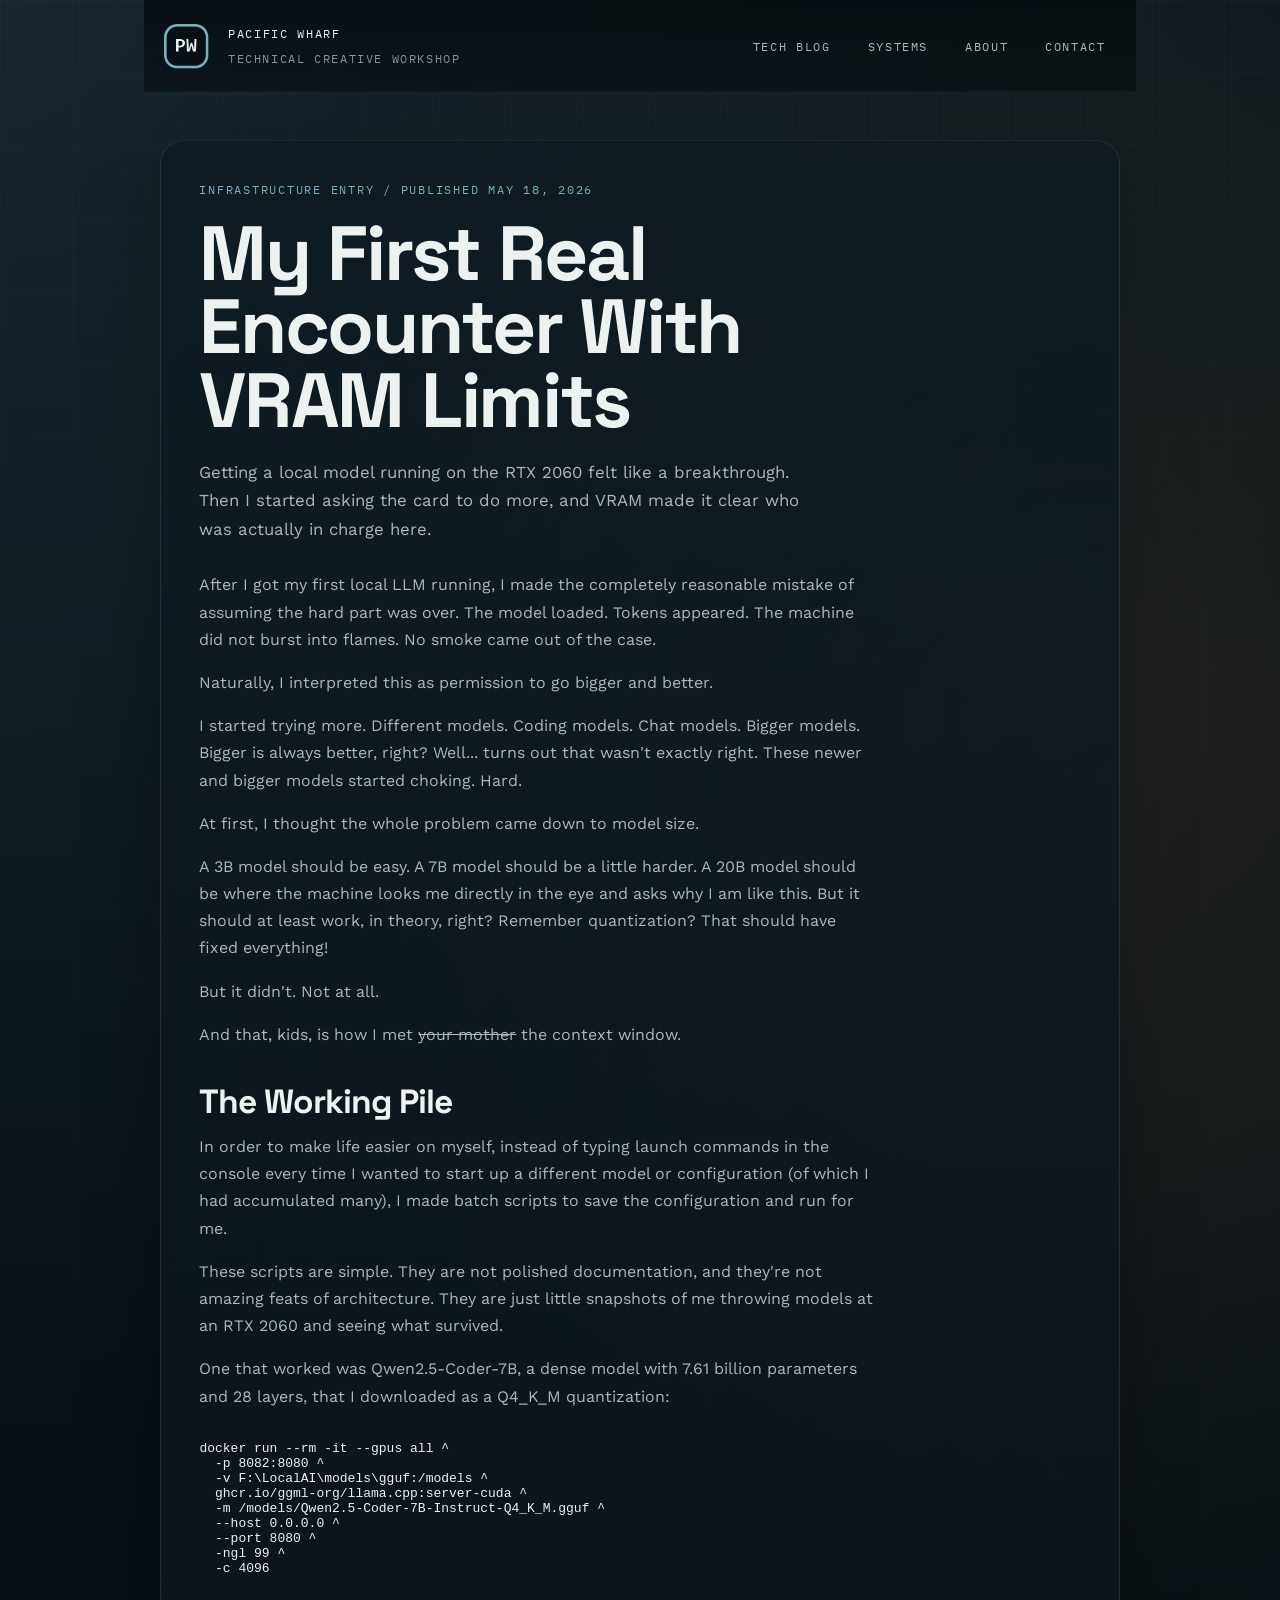
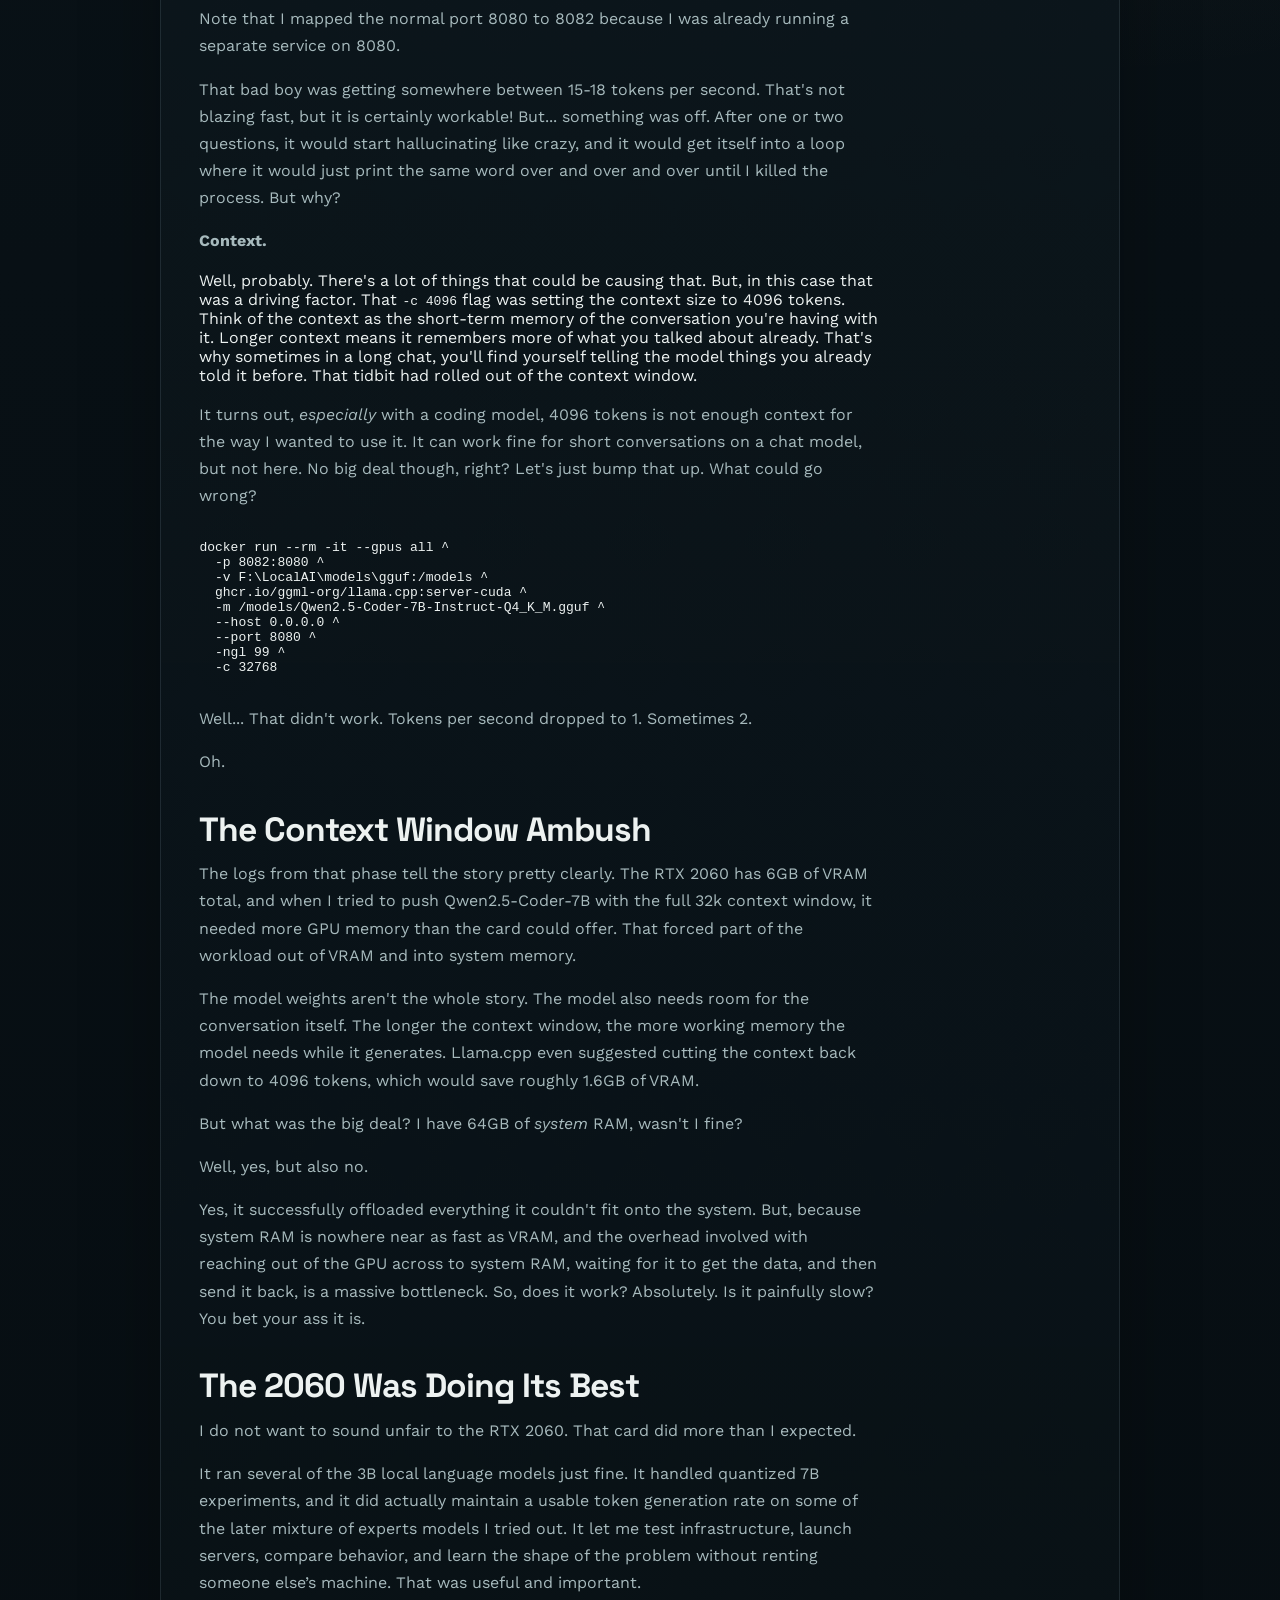
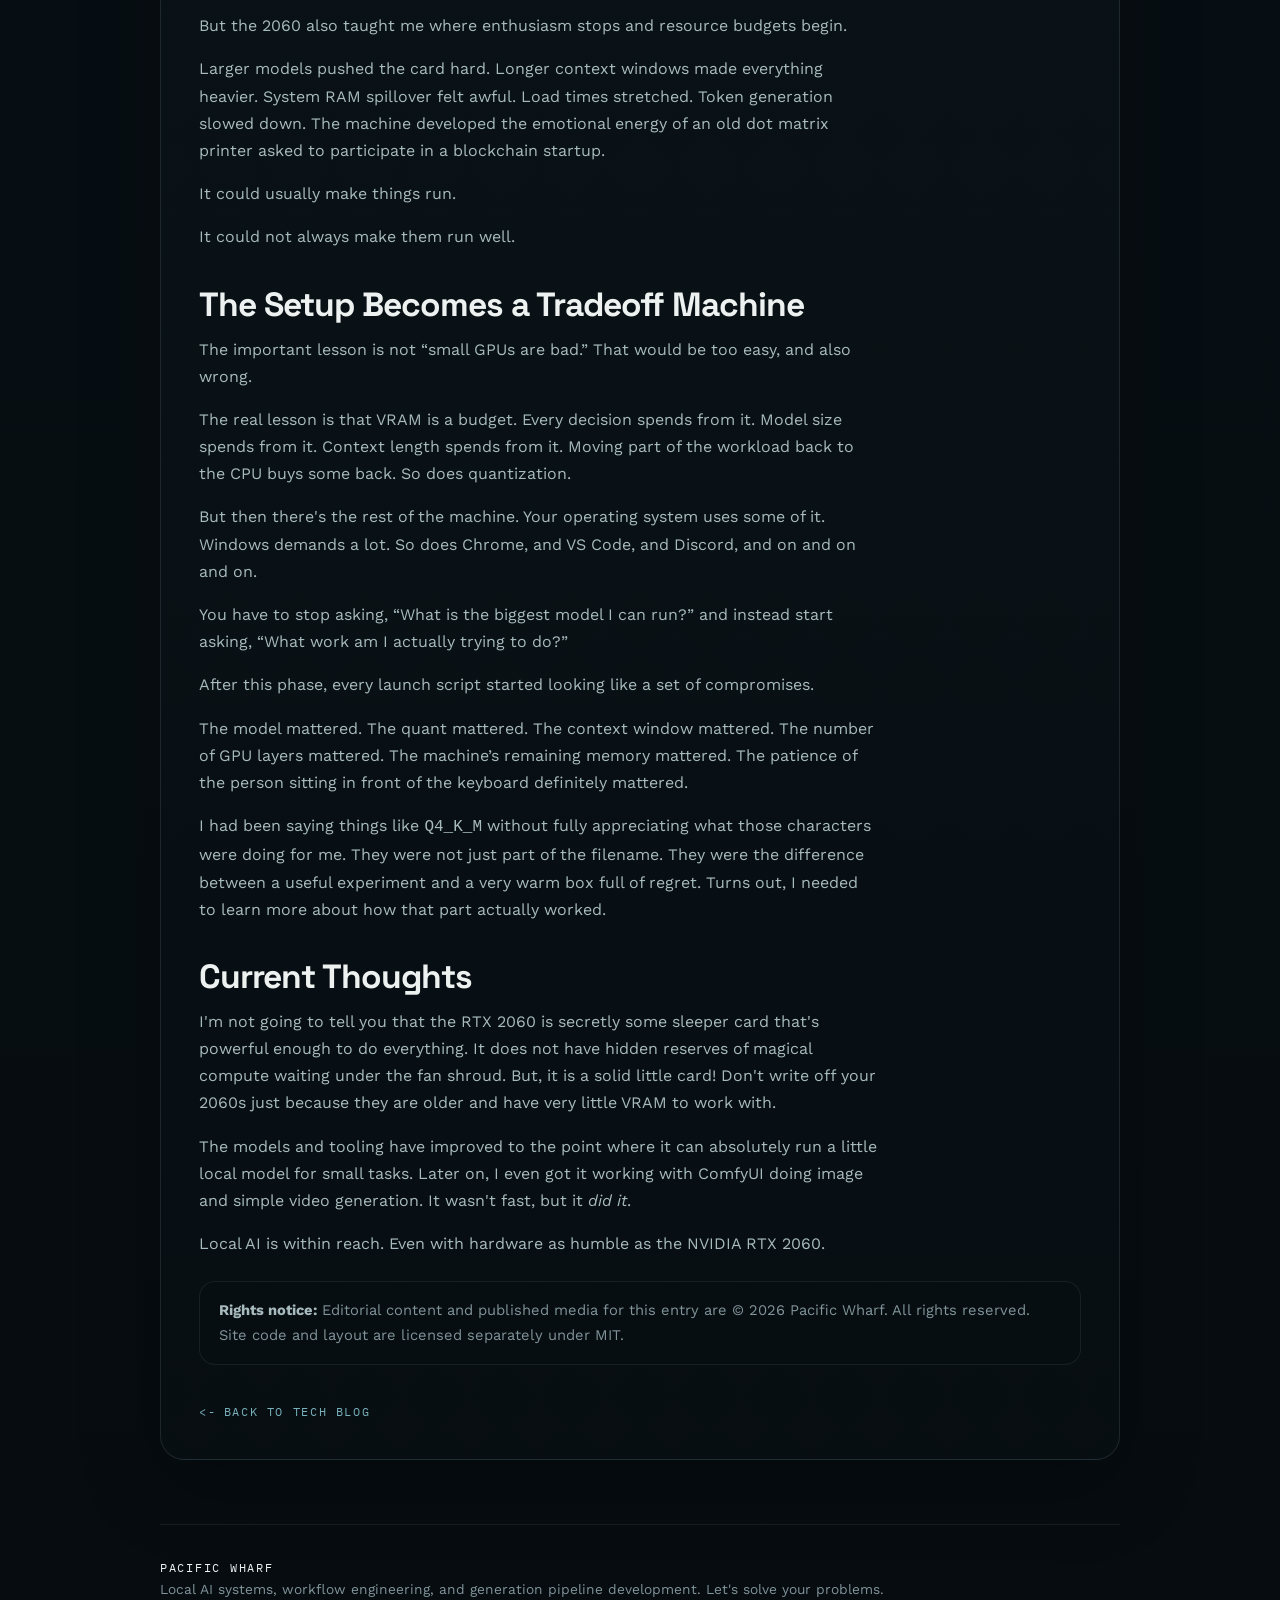
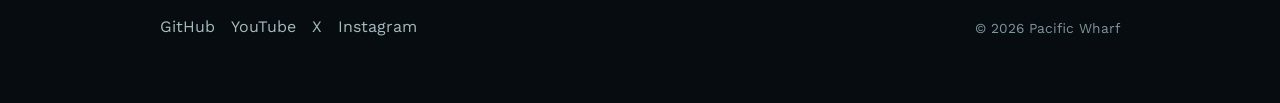
<file: tech-blog/my-first-real-encounter-with-vram-limits/index.html>
<!DOCTYPE html>
<html class="no-js entry-page" lang="en">
<head>
  <meta charset="UTF-8">
  <meta name="viewport" content="width=device-width, initial-scale=1.0">
  <meta name="description" content="My First Real Encounter With VRAM Limits">
  <title>My First Real Encounter With VRAM Limits | Pacific Wharf</title>
  <link rel="icon" href="../../favicon.ico" sizes="any">
  <link rel="icon" type="image/png" sizes="32x32" href="../../favicon-32x32.png">
  <link rel="icon" type="image/png" sizes="16x16" href="../../favicon-16x16.png">
  <link rel="apple-touch-icon" href="../../apple-touch-icon.png">
  <link rel="preconnect" href="https://fonts.googleapis.com">
  <link rel="preconnect" href="https://fonts.gstatic.com" crossorigin>
  <link
    href="https://fonts.googleapis.com/css2?family=IBM+Plex+Mono:wght@400;500&family=Space+Grotesk:wght@500;700&family=Work+Sans:wght@400;500;600&display=swap"
    rel="stylesheet"
  >
  <script>
    document.documentElement.classList.replace("no-js", "js");
  </script>
  <link rel="stylesheet" href="../../style.css">
  <script src="../../script.js" defer></script>
</head>
<body>
  <a class="skip-link" href="#main">Skip to content</a>
  <div class="site-shell">
    <header class="site-header">
      <a class="brand-lockup brand-link" href="../../index.html" aria-label="Go to homepage">
        <div class="brand-mark" aria-hidden="true"><img src="../../apple-touch-icon.png" alt=""></div>
        <div><p class="eyebrow">Pacific Wharf</p><p class="brand-subtitle">Technical creative workshop</p></div>
      </a>
      <button class="menu-toggle" type="button" aria-label="Toggle navigation" aria-expanded="false" aria-controls="site-nav">
        <span class="menu-toggle-label">Menu</span>
        <span class="menu-toggle-bars" aria-hidden="true"><span></span><span></span><span></span></span>
      </button>
      <nav class="site-nav" id="site-nav" aria-label="Primary">
        <a href="../">Tech Blog</a>
        <a href="../../index.html#systems">Systems</a>
        <a href="../../index.html#about">About</a>
        <a href="../../index.html#contact">Contact</a>
      </nav>
    </header>
    <main class="entry-main" id="main">
      <section class="entry-hero">
        <p class="section-label">Infrastructure entry / published May 18, 2026</p>
        <h1 class="entry-title">My First Real Encounter With VRAM Limits</h1>
        <p class="entry-lead">
          Getting a local model running on the RTX 2060 felt like a breakthrough. Then I started asking the card to do
          more, and VRAM made it clear who was actually in charge here.
        </p>

        <article class="entry-article">
          <p>
            After I got my first local LLM running, I made the completely reasonable mistake of assuming the hard part
            was over. The model loaded. Tokens appeared. The machine did not burst into flames. No smoke came out of the case.
          </p>
          <p>
            Naturally, I interpreted this as permission to go bigger and better.
          </p>
          <p>
            I started trying more. Different models. Coding models. Chat models. Bigger models. Bigger is always better, right?
            Well... turns out that wasn't exactly right. These newer and bigger models started choking. Hard.
          </p>
          <p>
            At first, I thought the whole problem came down to model size.
          </p>
          <p>
            A 3B model should be easy. A 7B model should be a little harder. A 20B model should be where the machine looks me
            directly in the eye and asks why I am like this. But it should at least work, in theory, right? Remember quantization?
            That should have fixed everything!
          </p>
          <p>
            But it didn't. Not at all.
          </p>
          <p>
            And that, kids, is how I met <s>your mother</s> the context window.
          </p>

          <h2>The Working Pile</h2>
          <p>
            In order to make life easier on myself, instead of typing launch commands in the console every time I wanted
            to start up a different model or configuration (of which I had accumulated many), I made batch scripts to
            save the configuration and run for me.
          </p>
          <p>
            These scripts are simple. They are not polished documentation, and they're not amazing feats of architecture.
            They are just little snapshots of me throwing models at an RTX 2060 and seeing what survived.
          </p>
          <p>
            One that worked was Qwen2.5-Coder-7B, a dense model with 7.61 billion parameters and 28 layers, that I downloaded
            as a Q4_K_M quantization:
          </p>

          <pre><code class="language-bat">
docker run --rm -it --gpus all ^
  -p 8082:8080 ^
  -v F:\LocalAI\models\gguf:/models ^
  ghcr.io/ggml-org/llama.cpp:server-cuda ^
  -m /models/Qwen2.5-Coder-7B-Instruct-Q4_K_M.gguf ^
  --host 0.0.0.0 ^
  --port 8080 ^
  -ngl 99 ^
  -c 4096
          </code></pre>

          <p>
            Note that I mapped the normal port 8080 to 8082 because I was already running a separate service on 8080.
          </p>
          <p>
            That bad boy was getting somewhere between 15-18 tokens per second. That's not blazing fast, but it is certainly workable!
            But... something was off. After one or two questions, it would start hallucinating like crazy, and it would
            get itself into a loop where it would just print the same word over and over and over until I killed the process. But why?
          </p>
          
          <p>
            <strong>Context.</strong>
          </p>
          
          </p>
            Well, probably. There's a lot of things that could be causing that. But, in this case that was a driving factor.
            That <code>-c 4096</code> flag was setting the context size to 4096 tokens. Think of the context as the short-term memory
            of the conversation you're having with it. Longer context means it remembers more of what you talked about already.
            That's why sometimes in a long chat, you'll find yourself telling the model things you already told it before. That tidbit
            had rolled out of the context window.
          </p>
          <p>
            It turns out, <i>especially</i> with a coding model, 4096 tokens is not enough context for the way I wanted to use it.
            It can work fine for short conversations on a chat model, but not here. No big deal though, right?
            Let's just bump that up. What could go wrong?
          </p>
          
          <pre><code class="language-bat">
docker run --rm -it --gpus all ^
  -p 8082:8080 ^
  -v F:\LocalAI\models\gguf:/models ^
  ghcr.io/ggml-org/llama.cpp:server-cuda ^
  -m /models/Qwen2.5-Coder-7B-Instruct-Q4_K_M.gguf ^
  --host 0.0.0.0 ^
  --port 8080 ^
  -ngl 99 ^
  -c 32768
          </code></pre>
          
          <p>
            Well... That didn't work. Tokens per second dropped to 1. Sometimes 2.
          </p>
          <p>
            Oh.
          </p>

          <h2>The Context Window Ambush</h2>

          <p>
            The logs from that phase tell the story pretty clearly. The RTX 2060 has 6GB of VRAM total,
            and when I tried to push Qwen2.5-Coder-7B with the full 32k context window, it needed more GPU memory than
            the card could offer. That forced part of the workload out of VRAM and into system memory.
          </p>
          
          <p>
            The model weights aren't the whole story. The model also needs room for the conversation itself. The
            longer the context window, the more working memory the model needs while it generates.
            Llama.cpp even suggested cutting the context back down to 4096 tokens,
            which would save roughly 1.6GB of VRAM.
          </p>
          <p>
            But what was the big deal? I have 64GB of <i>system</i> RAM, wasn't I fine?
          </p>
          <p>
            Well, yes, but also no.
          </p>
          <p>
            Yes, it successfully offloaded everything it couldn't fit onto the system. But, because system RAM is
            nowhere near as fast as VRAM, and the overhead involved with reaching out of the GPU
            across to system RAM, waiting for it to get the data, and then send it back, is a massive bottleneck.
            So, does it work? Absolutely. Is it painfully slow? You bet your ass it is.
          </p>

          <h2>The 2060 Was Doing Its Best</h2>
          <p>
            I do not want to sound unfair to the RTX 2060. That card did more than I expected.
          </p>
          <p>
            It ran several of the 3B local language models just fine. It handled quantized 7B experiments, and it
            did actually maintain a usable token generation rate on some of the later mixture of experts models I tried out.
            It let me test infrastructure, launch servers, compare behavior, and learn the shape of the problem without
            renting someone else&#8217;s machine. That was useful and important.
          </p>
          <p>
            But the 2060 also taught me where enthusiasm stops and resource budgets begin.
          </p>
          <p>
            Larger models pushed the card hard. Longer context windows made everything heavier. System RAM spillover
            felt awful. Load times stretched. Token generation slowed down. The machine developed the emotional energy
            of an old dot matrix printer asked to participate in a blockchain startup.
          </p>
          <p>
            It could usually make things run.
          </p>
          <p>
            It could not always make them run well.
          </p>

          <h2>The Setup Becomes a Tradeoff Machine</h2>

          <p>
            The important lesson is not &#8220;small GPUs are bad.&#8221; That would be too easy, and also wrong.
          </p>
          <p>
            The real lesson is that VRAM is a budget. Every decision spends from it. Model size spends from
            it. Context length spends from it. Moving part of the workload back to the CPU buys some back. So does quantization.
          </p>
          <p>But then there's the rest of the machine. Your operating system uses some of it. Windows demands a lot. So
            does Chrome, and VS Code, and Discord, and on and on and on.
          </p>
          <p>
            You have to stop asking, &#8220;What is the biggest model I can run?&#8221; and instead start asking,
            &#8220;What work am I actually trying to do?&#8221;
          </p>
          <p>
            After this phase, every launch script started looking like a set of compromises.
          </p>
          <p>
            The model mattered. The quant mattered. The context window mattered. The number of GPU layers mattered.
            The machine&#8217;s remaining memory mattered. The patience of the person sitting in front of the keyboard
            definitely mattered.
          </p>
          <p>
            I had been saying things like <code>Q4_K_M</code> without fully appreciating what those characters were
            doing for me. They were not just part of the filename. They were the difference between a useful experiment
            and a very warm box full of regret. Turns out, I needed to learn more about how that part actually worked.
          </p>

          <h2>Current Thoughts</h2>

          <p>
            I'm not going to tell you that the RTX 2060 is secretly some sleeper card that's powerful enough to do everything.
            It does not have hidden reserves of magical compute waiting under the fan shroud. But, it is a solid little card!
            Don't write off your 2060s just because they are older and have very little VRAM to work with.
          </p>
          <p>
             The models and tooling have improved to the point where it can absolutely run a little local model for small tasks.
             Later on, I even got it working with ComfyUI doing image and simple video generation. It wasn't fast, but it <i>did it</i>.
          </p>
          <p>
            Local AI is within reach. Even with hardware as humble as the NVIDIA RTX 2060.
          </p>
        </article>
        <p class="entry-rights-notice"><strong>Rights notice:</strong> Editorial content and published media for this entry are &copy; 2026 Pacific Wharf. All rights reserved. Site code and layout are licensed separately under MIT.</p>
        <a class="back-link" href="../">Back to tech blog</a>
      </section>
    </main>
    <footer class="site-footer">
      <div>
        <p>Pacific Wharf</p>
        <p>Local AI systems, workflow engineering, and generation pipeline development. Let's solve your problems.</p>
      </div>
      <div class="footer-links">
        <a href="https://github.com/PacificWharf" target="_blank" rel="noreferrer">GitHub</a>
        <a href="https://www.youtube.com/@PacificWharf" target="_blank" rel="noreferrer">YouTube</a>
        <a href="https://x.com/PacWharf" target="_blank" rel="noreferrer">X</a>
        <a href="https://www.instagram.com/PacWharf" target="_blank" rel="noreferrer">Instagram</a>
      </div>
      <p>&copy; <span id="current-year">2026</span> Pacific Wharf</p>
    </footer>
  </div>
</body>
</html>
</file>
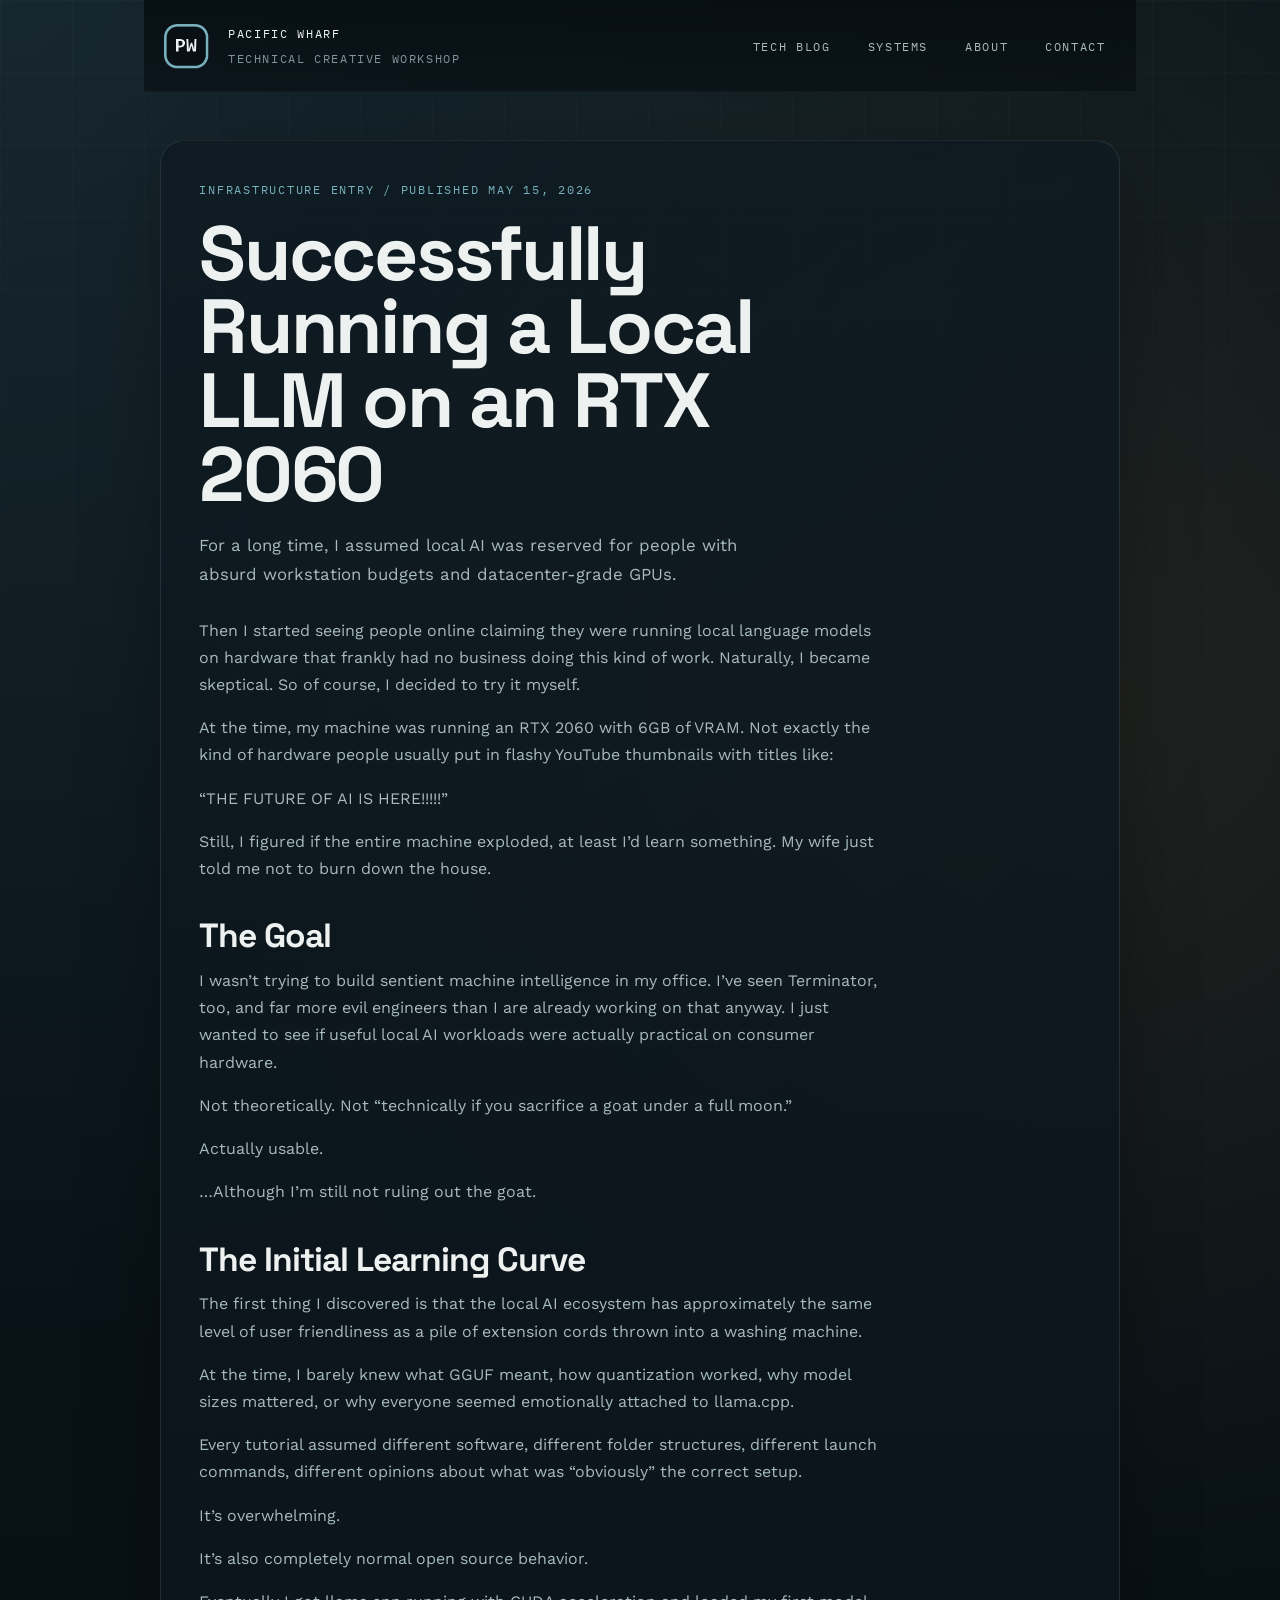
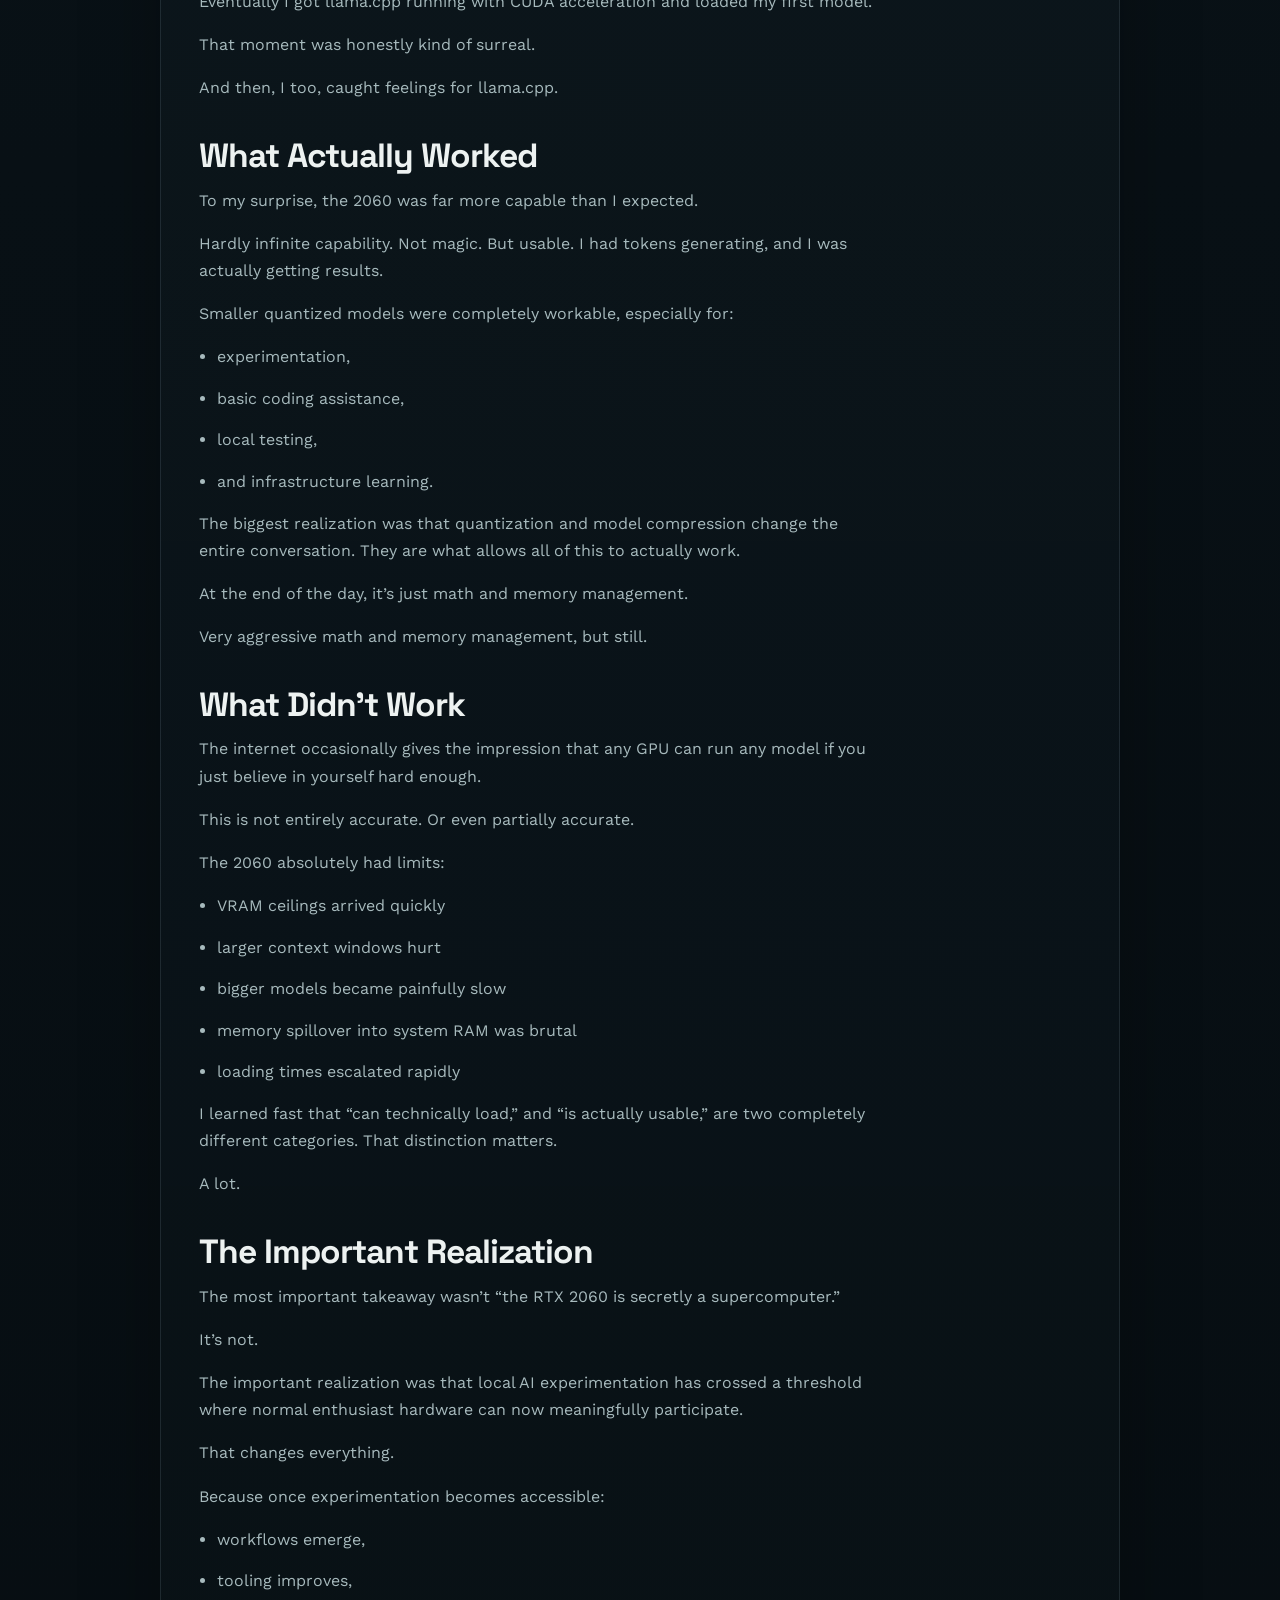
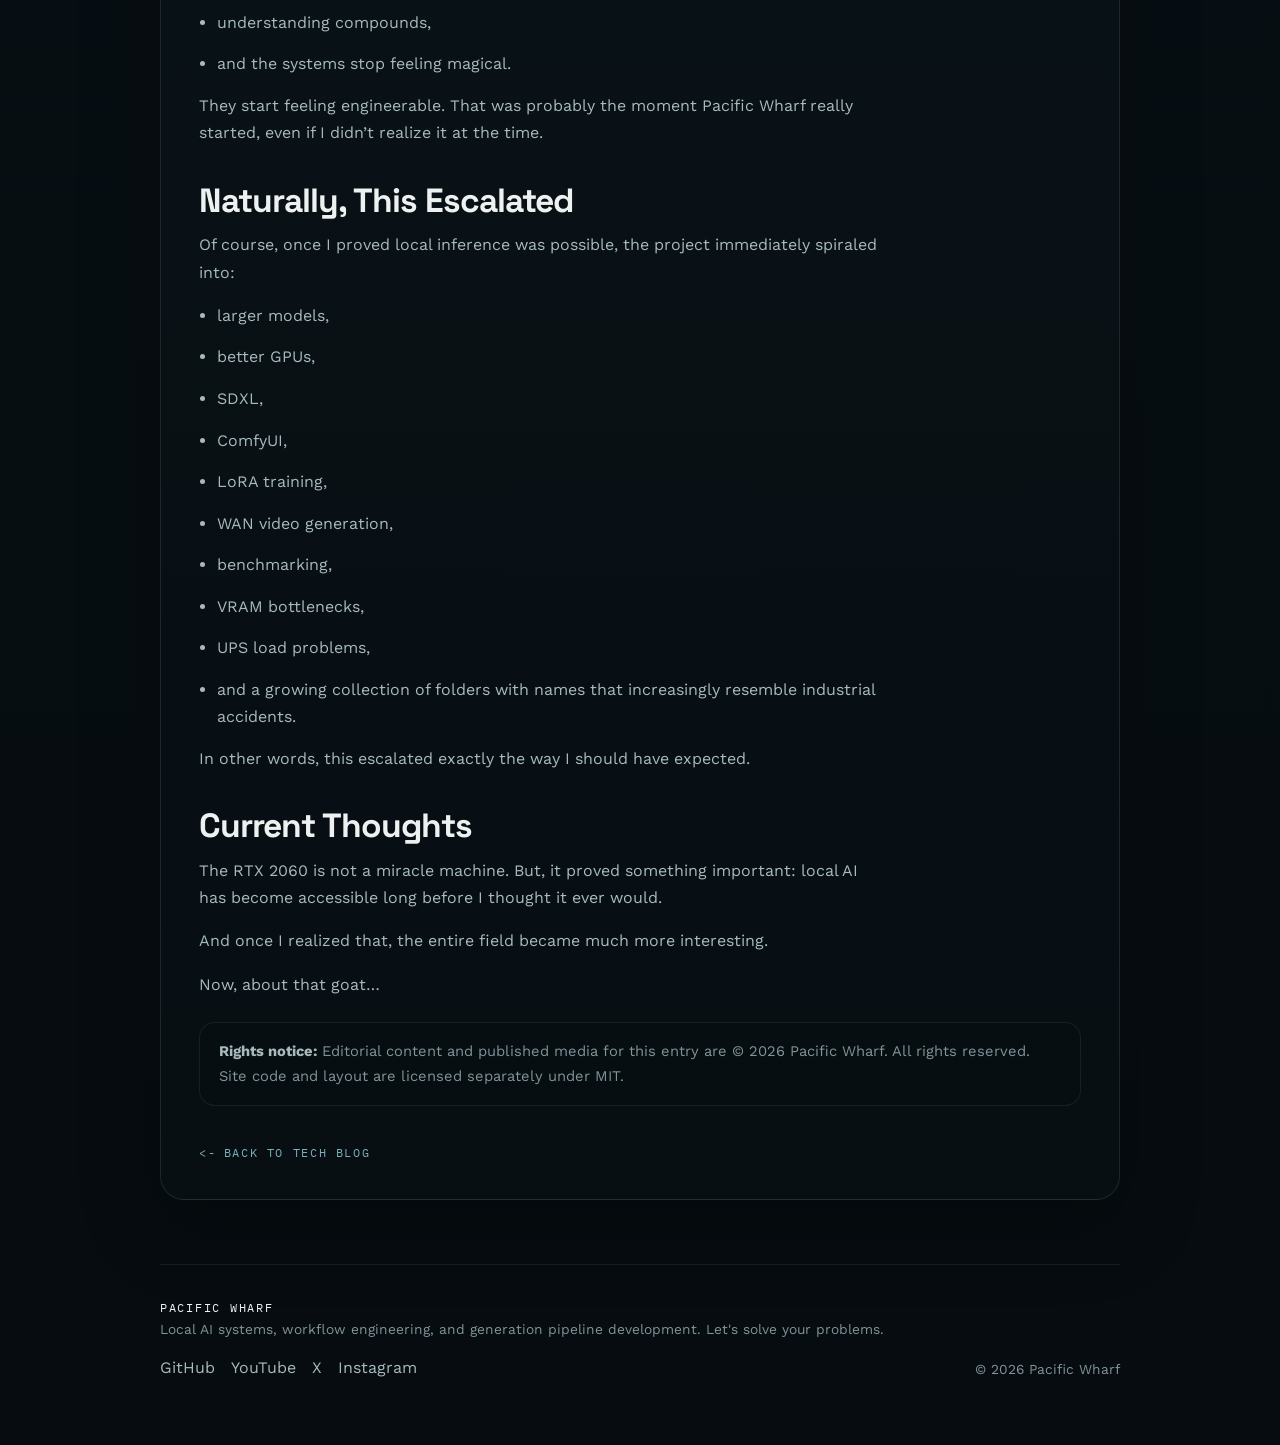
<file: tech-blog/successfully-running-a-local-llm-on-an-rtx-2060/index.html>
<!DOCTYPE html>
<html class="no-js entry-page" lang="en">
<head>
  <meta charset="UTF-8">
  <meta name="viewport" content="width=device-width, initial-scale=1.0">
  <meta name="description" content="Successfully Running a Local LLM on an RTX 2060">
  <title>Successfully Running a Local LLM on an RTX 2060 | Pacific Wharf</title>
  <link rel="icon" href="../../favicon.ico" sizes="any">
  <link rel="icon" type="image/png" sizes="32x32" href="../../favicon-32x32.png">
  <link rel="icon" type="image/png" sizes="16x16" href="../../favicon-16x16.png">
  <link rel="apple-touch-icon" href="../../apple-touch-icon.png">
  <link rel="preconnect" href="https://fonts.googleapis.com">
  <link rel="preconnect" href="https://fonts.gstatic.com" crossorigin>
  <link
    href="https://fonts.googleapis.com/css2?family=IBM+Plex+Mono:wght@400;500&family=Space+Grotesk:wght@500;700&family=Work+Sans:wght@400;500;600&display=swap"
    rel="stylesheet"
  >
  <script>
    document.documentElement.classList.replace("no-js", "js");
  </script>
  <link rel="stylesheet" href="../../style.css">
  <script src="../../script.js" defer></script>
</head>
<body>
  <a class="skip-link" href="#main">Skip to content</a>
  <div class="site-shell">
    <header class="site-header">
      <a class="brand-lockup brand-link" href="../../index.html" aria-label="Go to homepage">
        <div class="brand-mark" aria-hidden="true"><img src="../../apple-touch-icon.png" alt=""></div>
        <div><p class="eyebrow">Pacific Wharf</p><p class="brand-subtitle">Technical creative workshop</p></div>
      </a>
      <button class="menu-toggle" type="button" aria-label="Toggle navigation" aria-expanded="false" aria-controls="site-nav">
        <span class="menu-toggle-label">Menu</span>
        <span class="menu-toggle-bars" aria-hidden="true"><span></span><span></span><span></span></span>
      </button>
      <nav class="site-nav" id="site-nav" aria-label="Primary">
        <a href="../">Tech Blog</a>
        <a href="../../index.html#systems">Systems</a>
        <a href="../../index.html#about">About</a>
        <a href="../../index.html#contact">Contact</a>
      </nav>
    </header>
    <main class="entry-main" id="main">
      <section class="entry-hero">
        <p class="section-label">Infrastructure entry / published May 15, 2026</p>
        <h1 class="entry-title">Successfully Running a Local LLM on an RTX 2060</h1>
        <p class="entry-lead">
          For a long time, I assumed local AI was reserved for people with absurd workstation budgets and
          datacenter-grade GPUs.
        </p>
        <article class="entry-article">
          <p>
            Then I started seeing people online claiming they were running local language models on hardware
            that frankly had no business doing this kind of work. Naturally, I became skeptical. So of course, I decided to try it myself.
          </p>
          <p>
            At the time, my machine was running an RTX 2060 with 6GB of VRAM. Not exactly the kind of hardware
            people usually put in flashy YouTube thumbnails with titles like:
          </p>
          <p>
            &#8220;THE FUTURE OF AI IS HERE!!!!!&#8221;
          </p>
          <p>
            Still, I figured if the entire machine exploded, at least I&#8217;d learn something. My wife just told
            me not to burn down the house.
          </p>

          <h2>The Goal</h2>
          <p>
            I wasn&#8217;t trying to build sentient machine intelligence in my office. I&#8217;ve seen Terminator,
            too, and far more evil engineers than I are already working on that anyway. I just wanted to see if
            useful local AI workloads were actually practical on consumer hardware.
          </p>
          <p>
            Not theoretically. Not &#8220;technically if you sacrifice a goat under a full moon.&#8221;
          </p>
          <p>
            Actually usable.
          </p>
          <p>
            &#8230;Although I&#8217;m still not ruling out the goat.
          </p>

          <h2>The Initial Learning Curve</h2>
          <p>
            The first thing I discovered is that the local AI ecosystem has approximately the same level of user
            friendliness as a pile of extension cords thrown into a washing machine.
          </p>
          <p>
            At the time, I barely knew what GGUF meant, how quantization worked, why model sizes mattered, or
            why everyone seemed emotionally attached to llama.cpp.
          </p>
          <p>
            Every tutorial assumed different software, different folder structures, different launch commands,
            different opinions about what was &#8220;obviously&#8221; the correct setup.
          </p>
          <p>
            It&#8217;s overwhelming.
          </p>
          <p>
            It&#8217;s also completely normal open source behavior.
          </p>
          <p>
            Eventually I got llama.cpp running with CUDA acceleration and loaded my first model.
          </p>
          <p>
            That moment was honestly kind of surreal.
          </p>
          <p>
            And then, I too, caught feelings for llama.cpp.
          </p>

          <h2>What Actually Worked</h2>
          <p>
            To my surprise, the 2060 was far more capable than I expected.
          </p>
          <p>
            Hardly infinite capability. Not magic. But usable. I had tokens generating, and I was actually
            getting results.
          </p>
          <p>
            Smaller quantized models were completely workable, especially for:
          </p>
          <ul>
            <li>experimentation,</li>
            <li>basic coding assistance,</li>
            <li>local testing,</li>
            <li>and infrastructure learning.</li>
          </ul>
          <p>
            The biggest realization was that quantization and model compression change the entire conversation.
            They are what allows all of this to actually work.
          </p>
          <p>
            At the end of the day, it&#8217;s just math and memory management.
          </p>
          <p>
            Very aggressive math and memory management, but still.
          </p>

          <h2>What Didn&#8217;t Work</h2>
          <p>
            The internet occasionally gives the impression that any GPU can run any model if you just believe
            in yourself hard enough.
          </p>
          <p>
            This is not entirely accurate. Or even partially accurate.
          </p>
          <p>
            The 2060 absolutely had limits:
          </p>
          <ul>
            <li>VRAM ceilings arrived quickly</li>
            <li>larger context windows hurt</li>
            <li>bigger models became painfully slow</li>
            <li>memory spillover into system RAM was brutal</li>
            <li>loading times escalated rapidly</li>
          </ul>
          <p>
            I learned fast that &#8220;can technically load,&#8221; and &#8220;is actually usable,&#8221; are two completely
            different categories. That distinction matters.
          </p>
          <p>
            A lot.
          </p>

          <h2>The Important Realization</h2>
          <p>
            The most important takeaway wasn&#8217;t &#8220;the RTX 2060 is secretly a supercomputer.&#8221;
          </p>
          <p>
            It&#8217;s not.
          </p>
          <p>
            The important realization was that local AI experimentation has crossed a threshold where normal
            enthusiast hardware can now meaningfully participate.
          </p>
          <p>
            That changes everything.
          </p>
          <p>
            Because once experimentation becomes accessible:
          </p>
          <ul>
            <li>workflows emerge,</li>
            <li>tooling improves,</li>
            <li>understanding compounds,</li>
            <li>and the systems stop feeling magical.</li>
          </ul>
          <p>
            They start feeling engineerable. That was probably the moment Pacific Wharf really started, even if I didn&#8217;t realize it at the
            time.
          </p>

          <h2>Naturally, This Escalated</h2>
          <p>
            Of course, once I proved local inference was possible, the project immediately spiraled into:
          </p>
          <ul>
            <li>larger models,</li>
            <li>better GPUs,</li>
            <li>SDXL,</li>
            <li>ComfyUI,</li>
            <li>LoRA training,</li>
            <li>WAN video generation,</li>
            <li>benchmarking,</li>
            <li>VRAM bottlenecks,</li>
            <li>UPS load problems,</li>
            <li>and a growing collection of folders with names that increasingly resemble industrial accidents.</li>
          </ul>
          <p>
            In other words, this escalated exactly the way I should have expected.
          </p>

          <h2>Current Thoughts</h2>
          <p>
            The RTX 2060 is not a miracle machine. But, it proved something important: local AI has become
            accessible long before I thought it ever would.
          </p>
          <p>
            And once I realized that, the entire field became much more interesting.
          </p>
          <p>
            Now, about that goat&#8230;
          </p>
        </article>
        <p class="entry-rights-notice"><strong>Rights notice:</strong> Editorial content and published media for this entry are &copy; 2026 Pacific Wharf. All rights reserved. Site code and layout are licensed separately under MIT.</p>
        <a class="back-link" href="../">Back to tech blog</a>
      </section>
    </main>
    <footer class="site-footer">
      <div>
        <p>Pacific Wharf</p>
        <p>Local AI systems, workflow engineering, and generation pipeline development. Let's solve your problems.</p>
      </div>
      <div class="footer-links">
        <a href="https://github.com/PacificWharf" target="_blank" rel="noreferrer">GitHub</a>
        <a href="https://www.youtube.com/@PacificWharf" target="_blank" rel="noreferrer">YouTube</a>
        <a href="https://x.com/PacWharf" target="_blank" rel="noreferrer">X</a>
        <a href="https://www.instagram.com/PacWharf" target="_blank" rel="noreferrer">Instagram</a>
      </div>
      <p>&copy; <span id="current-year">2026</span> Pacific Wharf</p>
    </footer>
  </div>
</body>
</html>
</file>
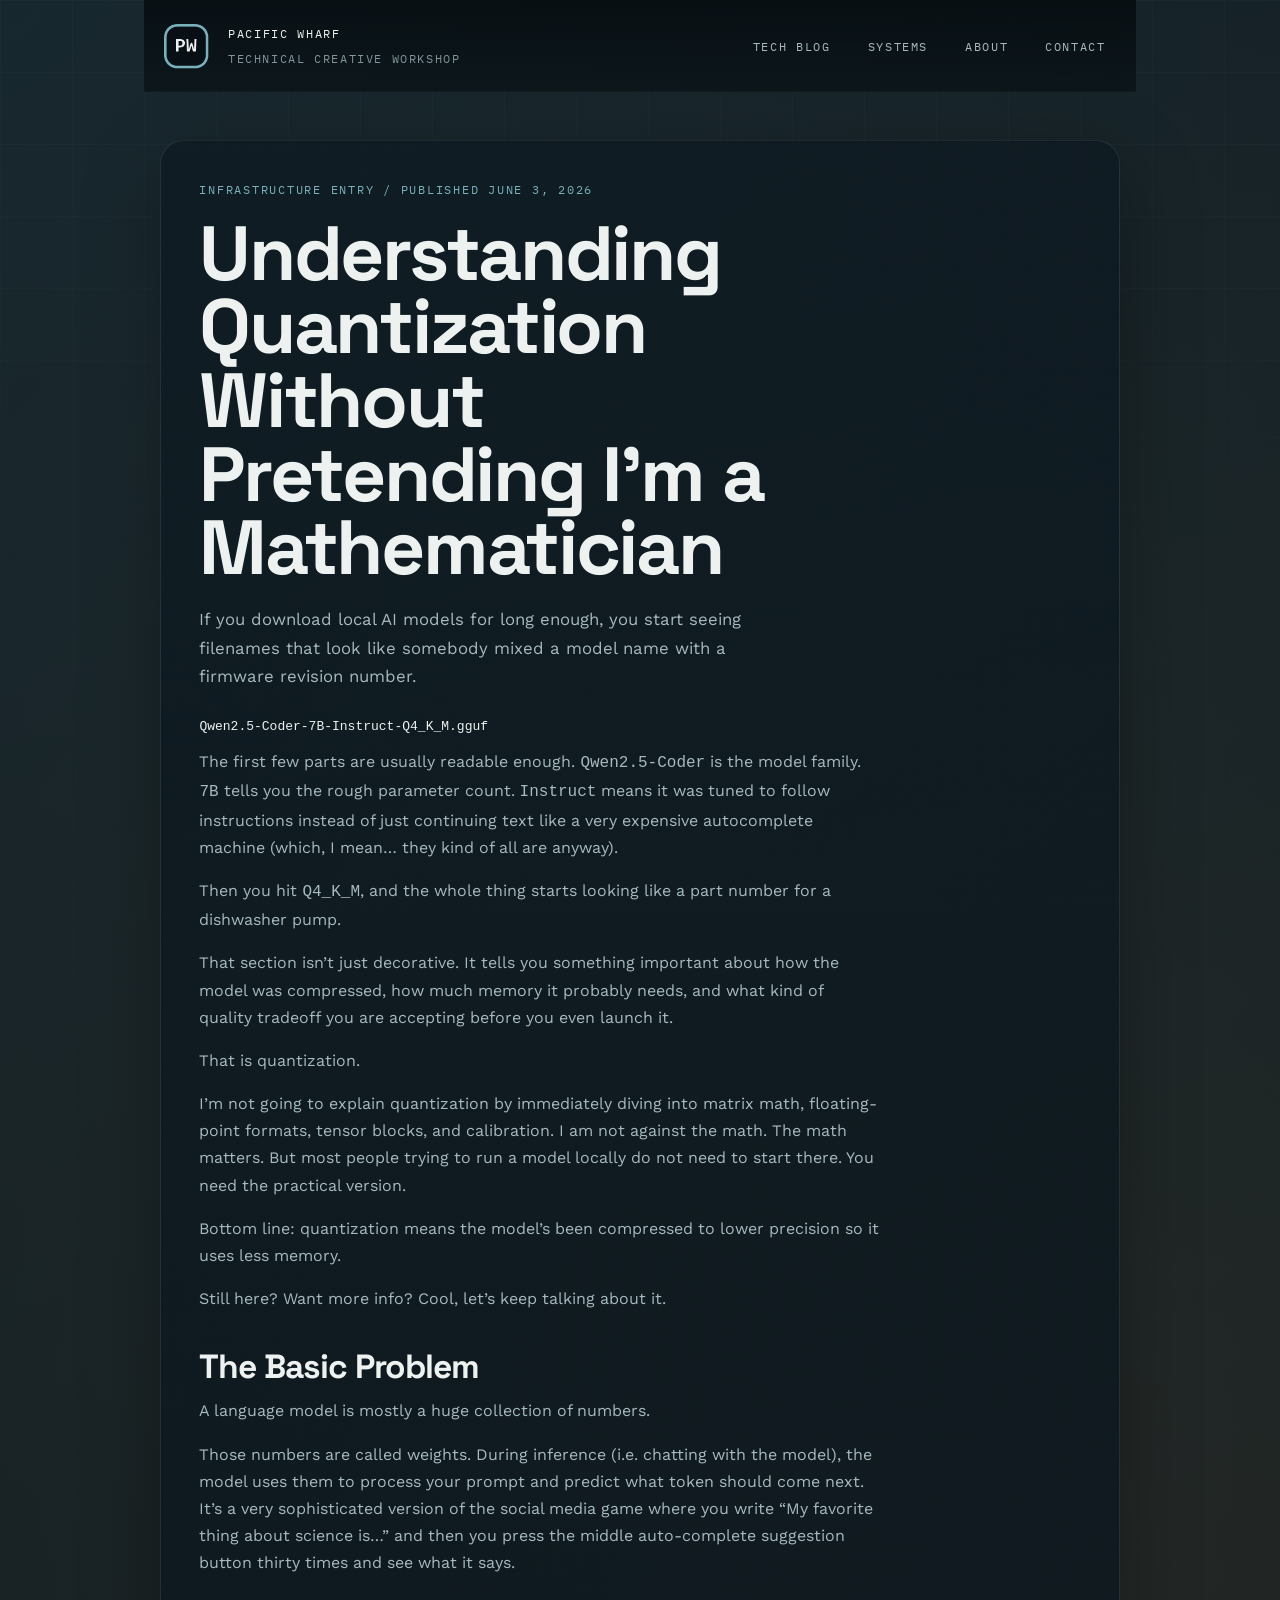
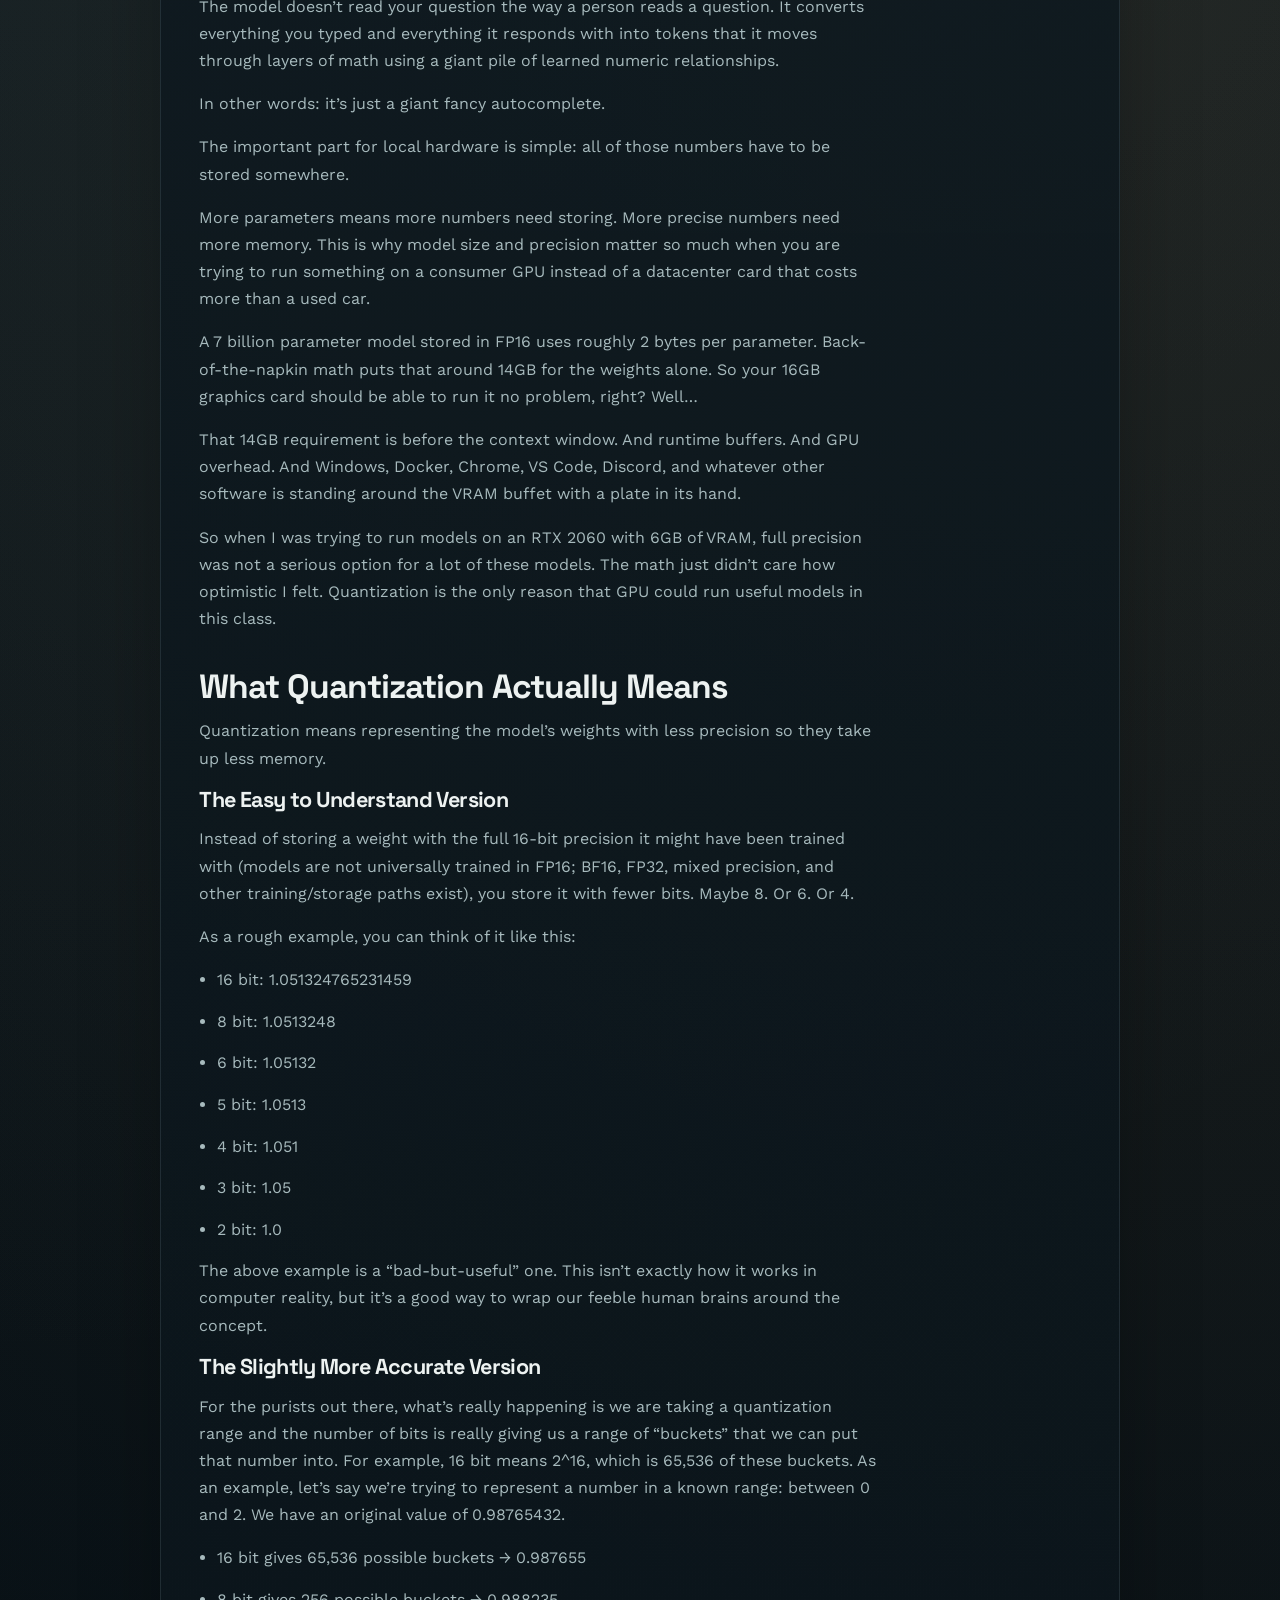
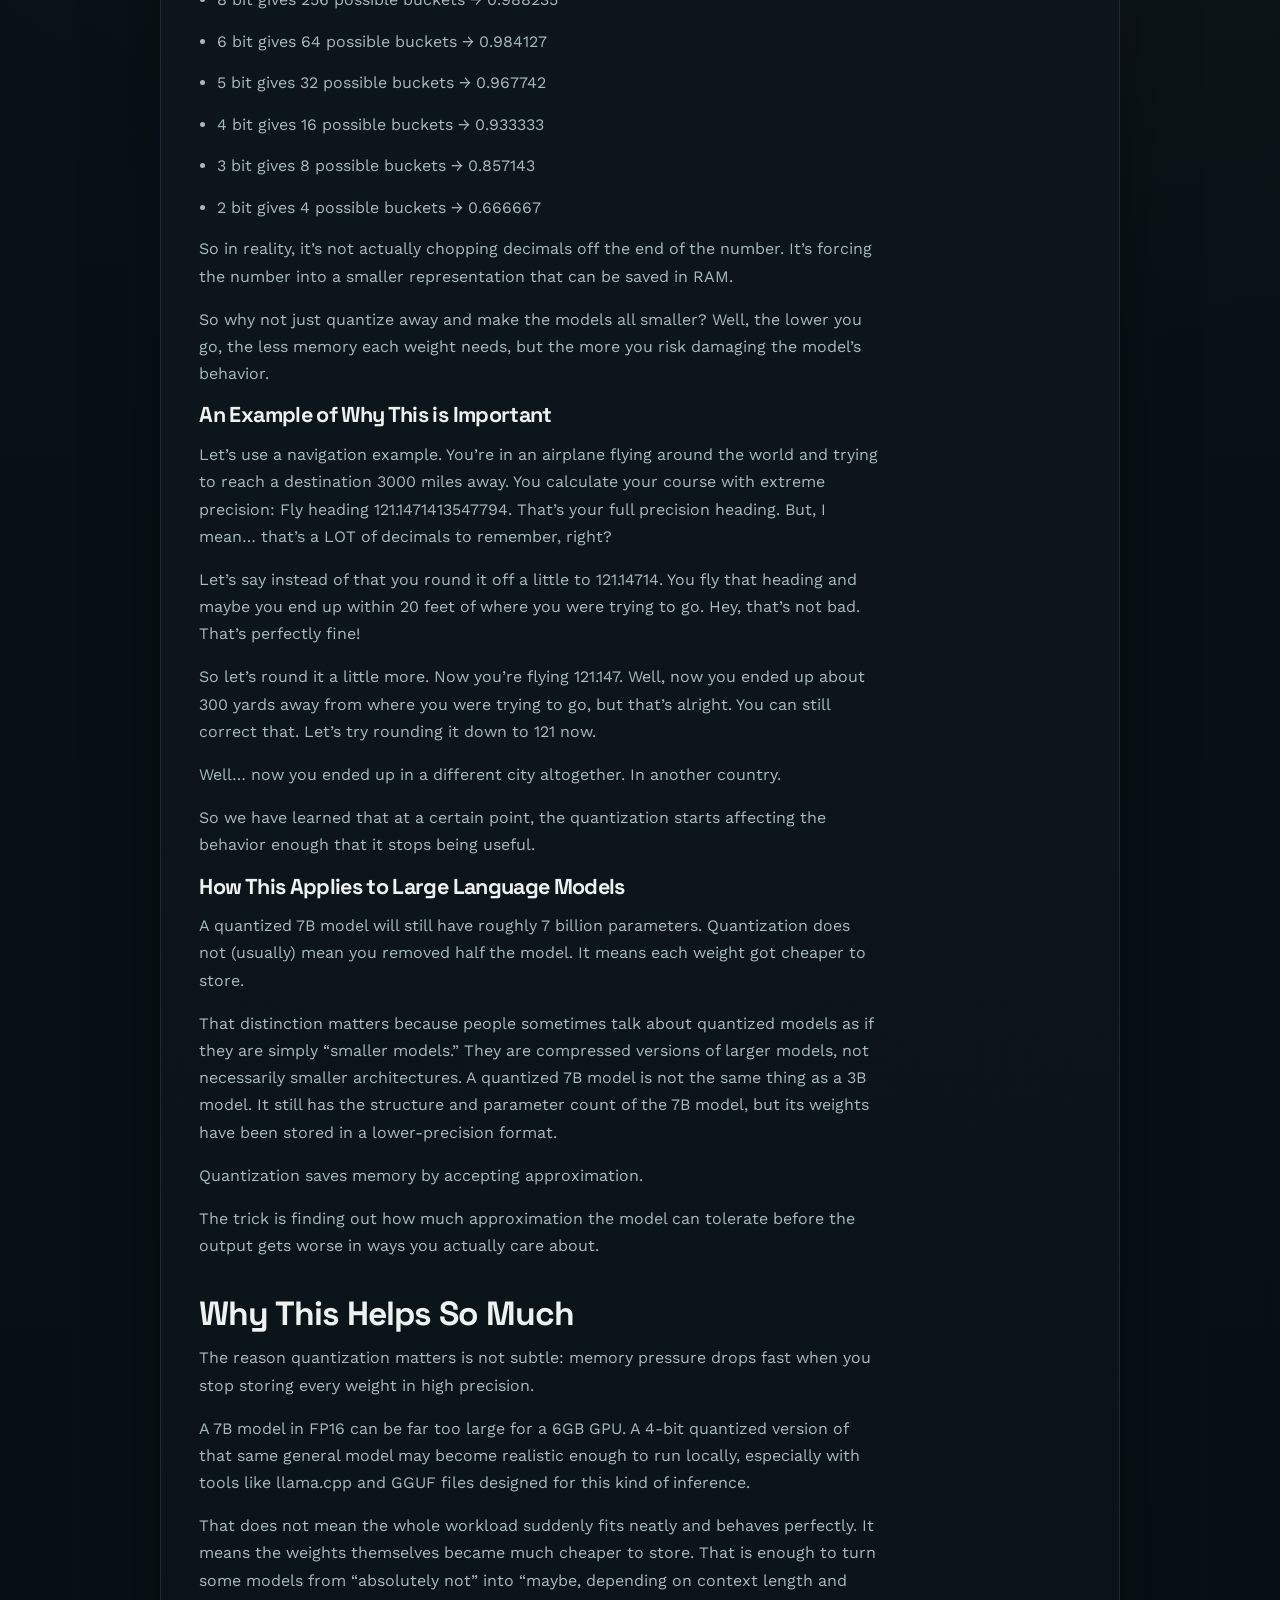
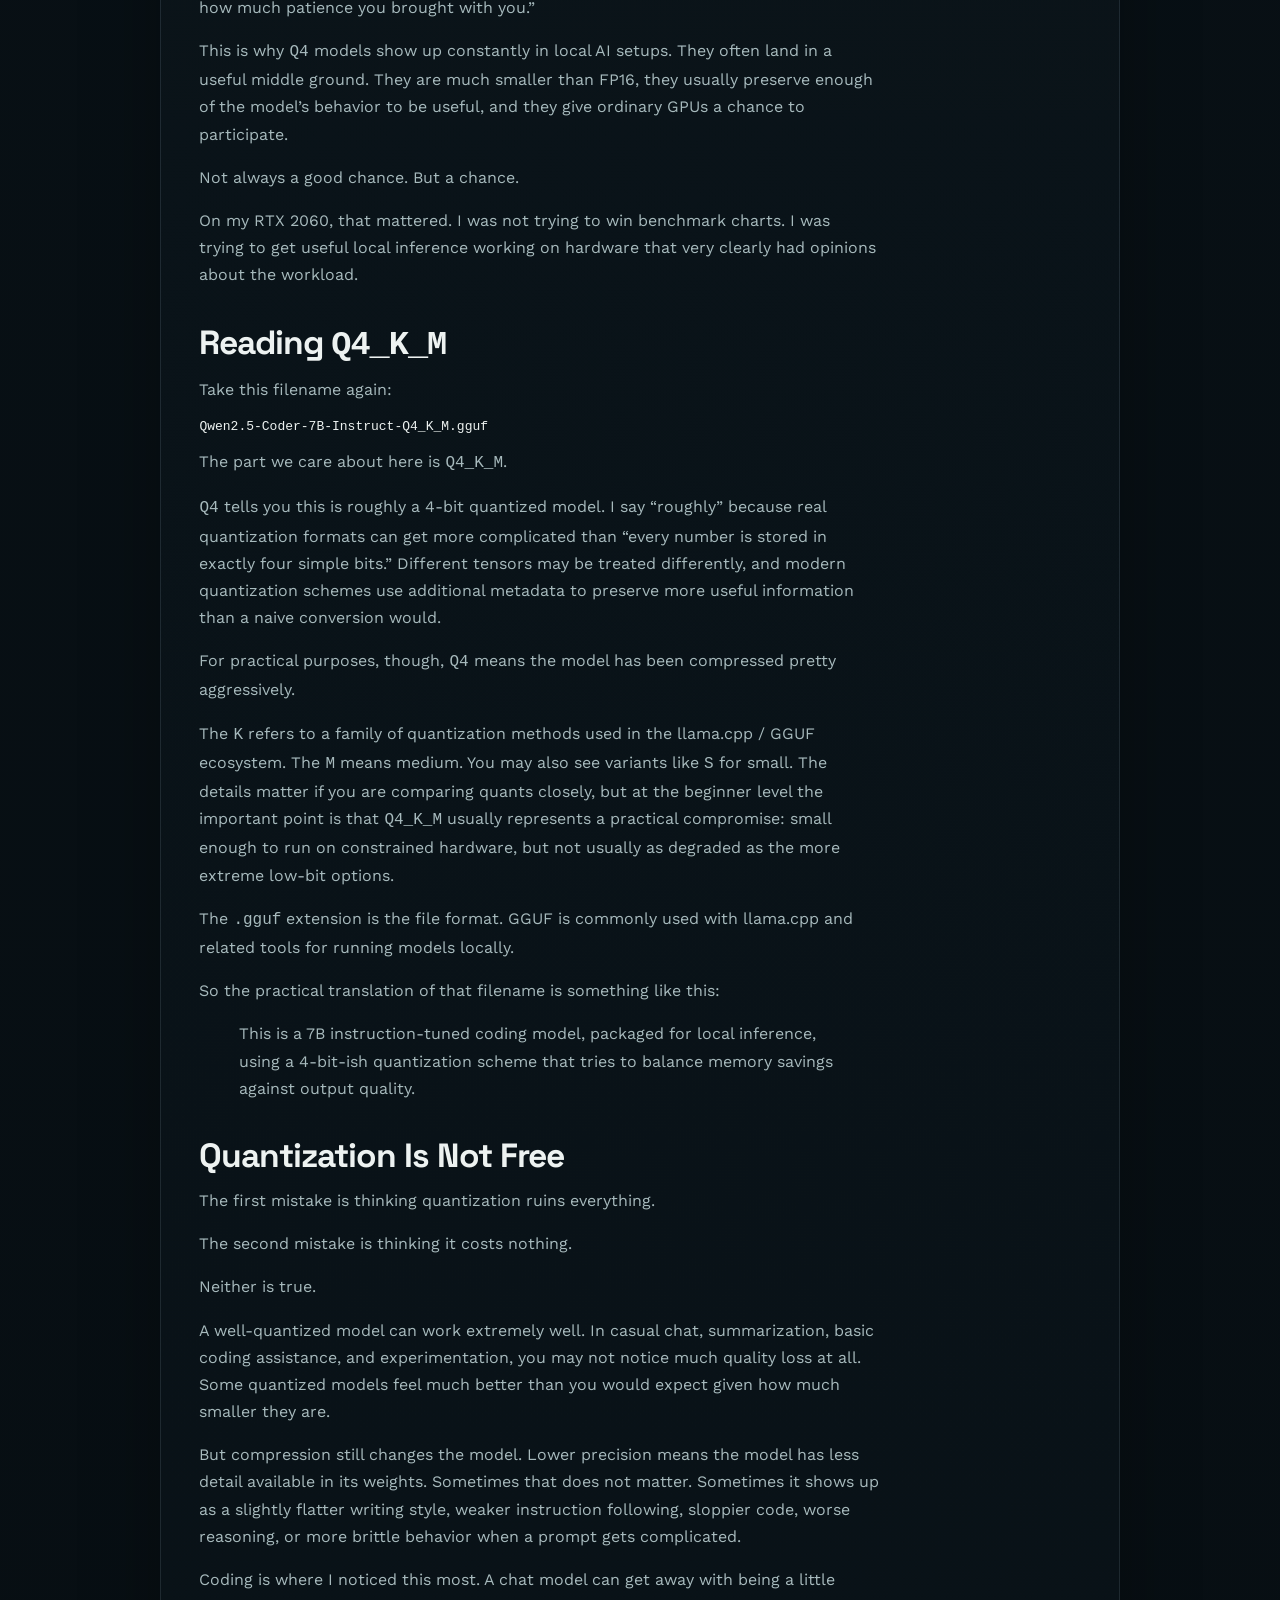
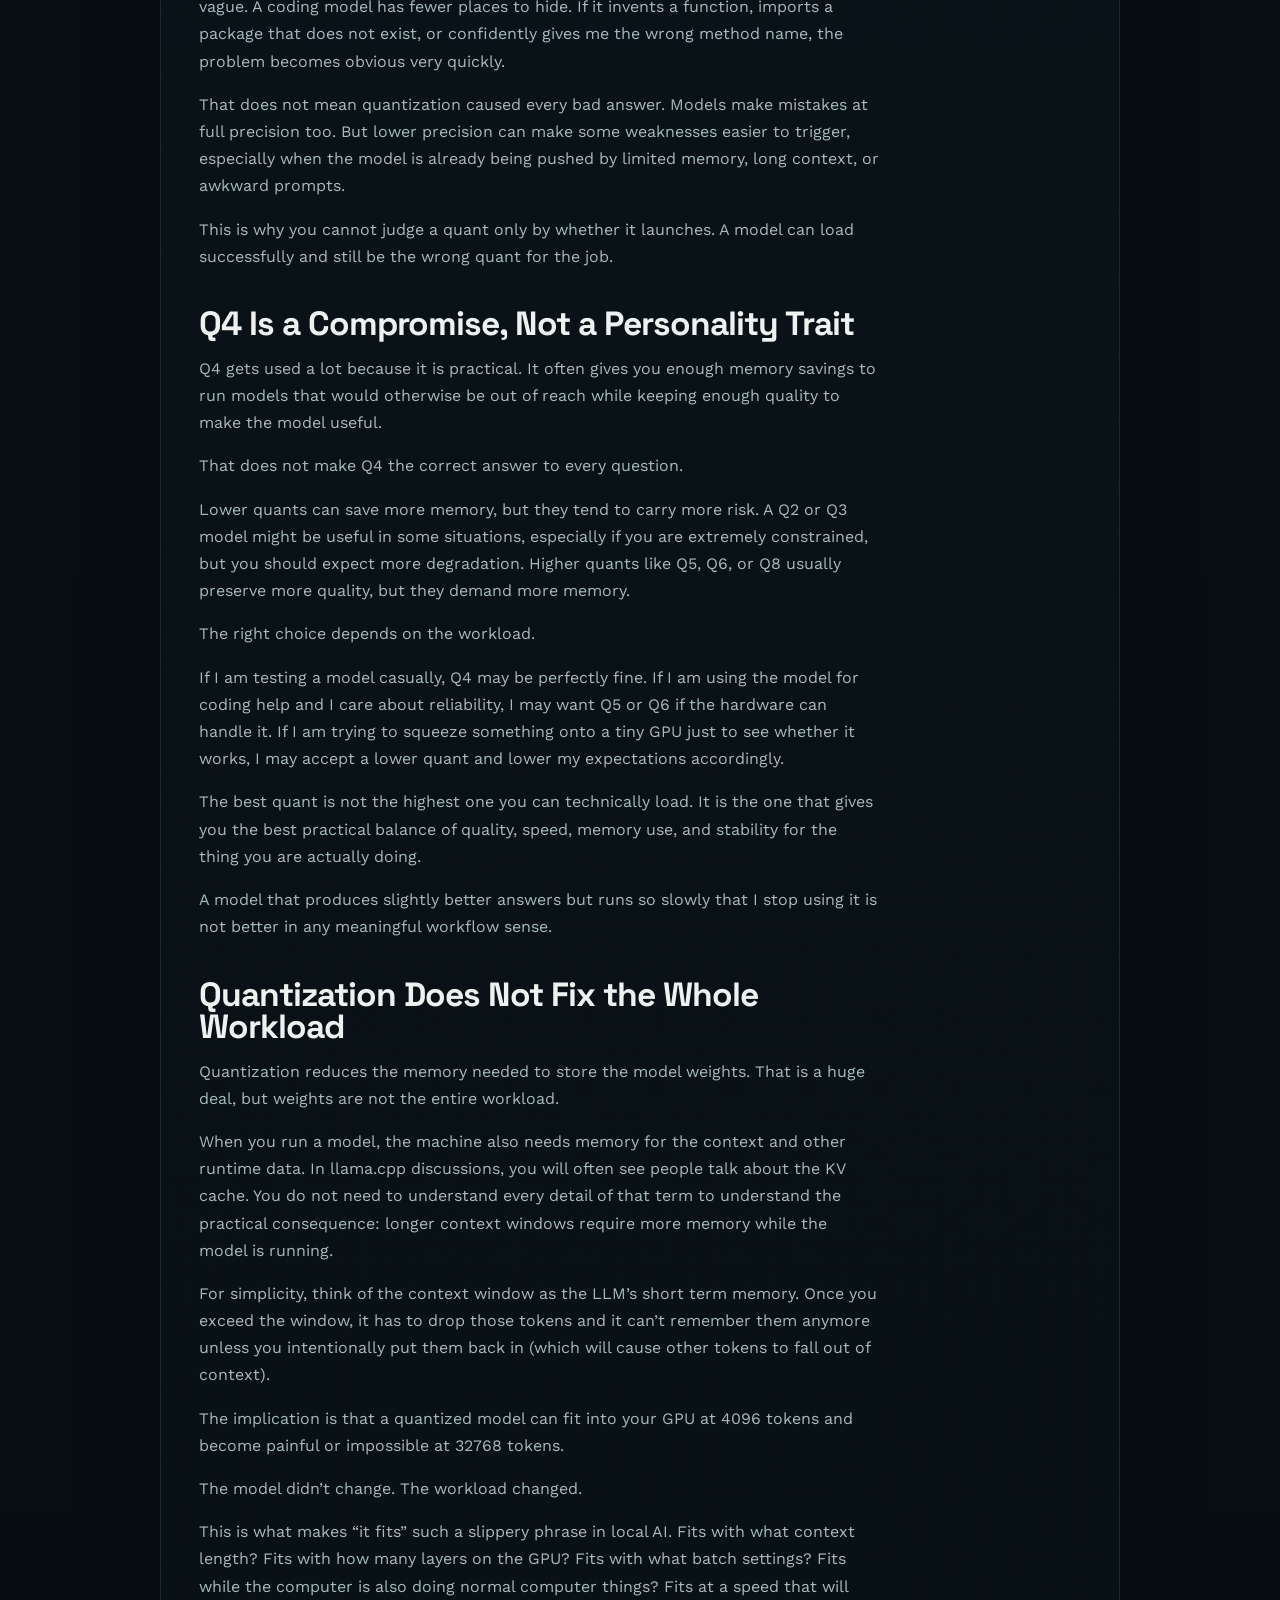
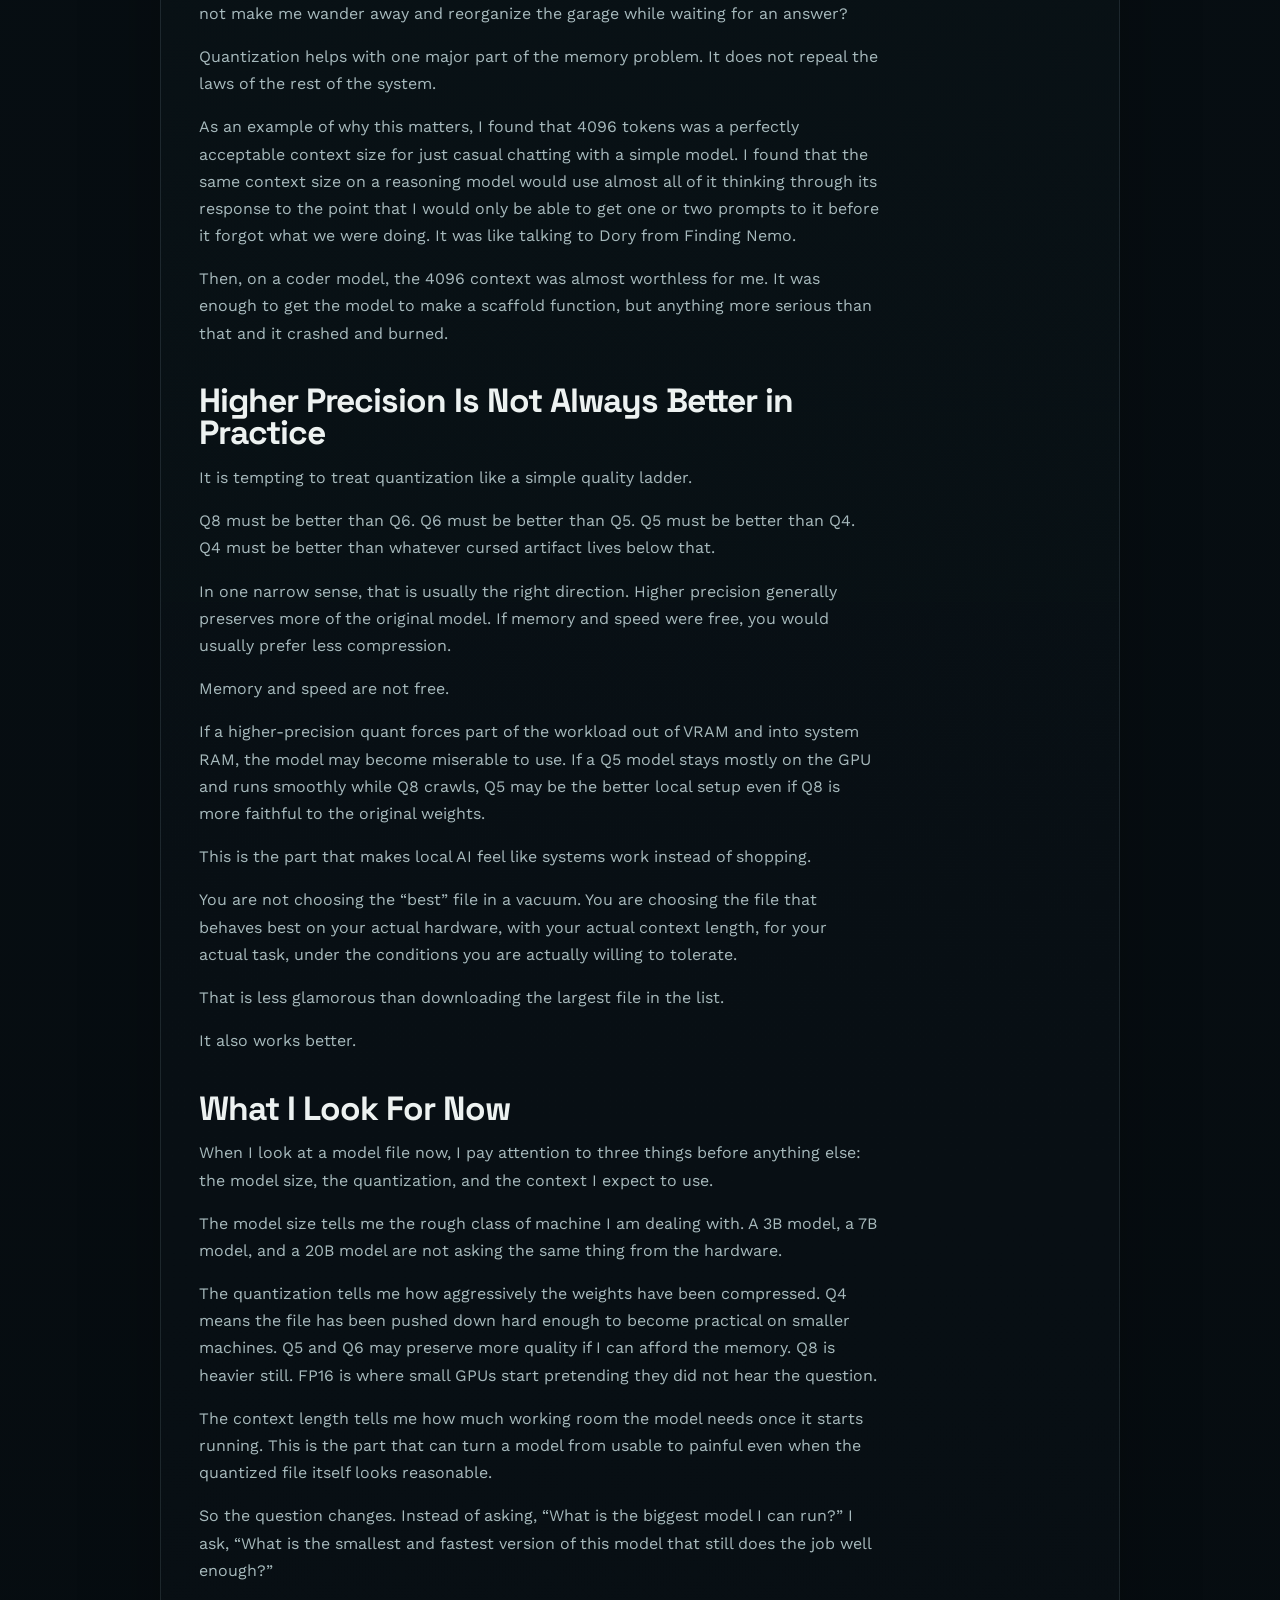
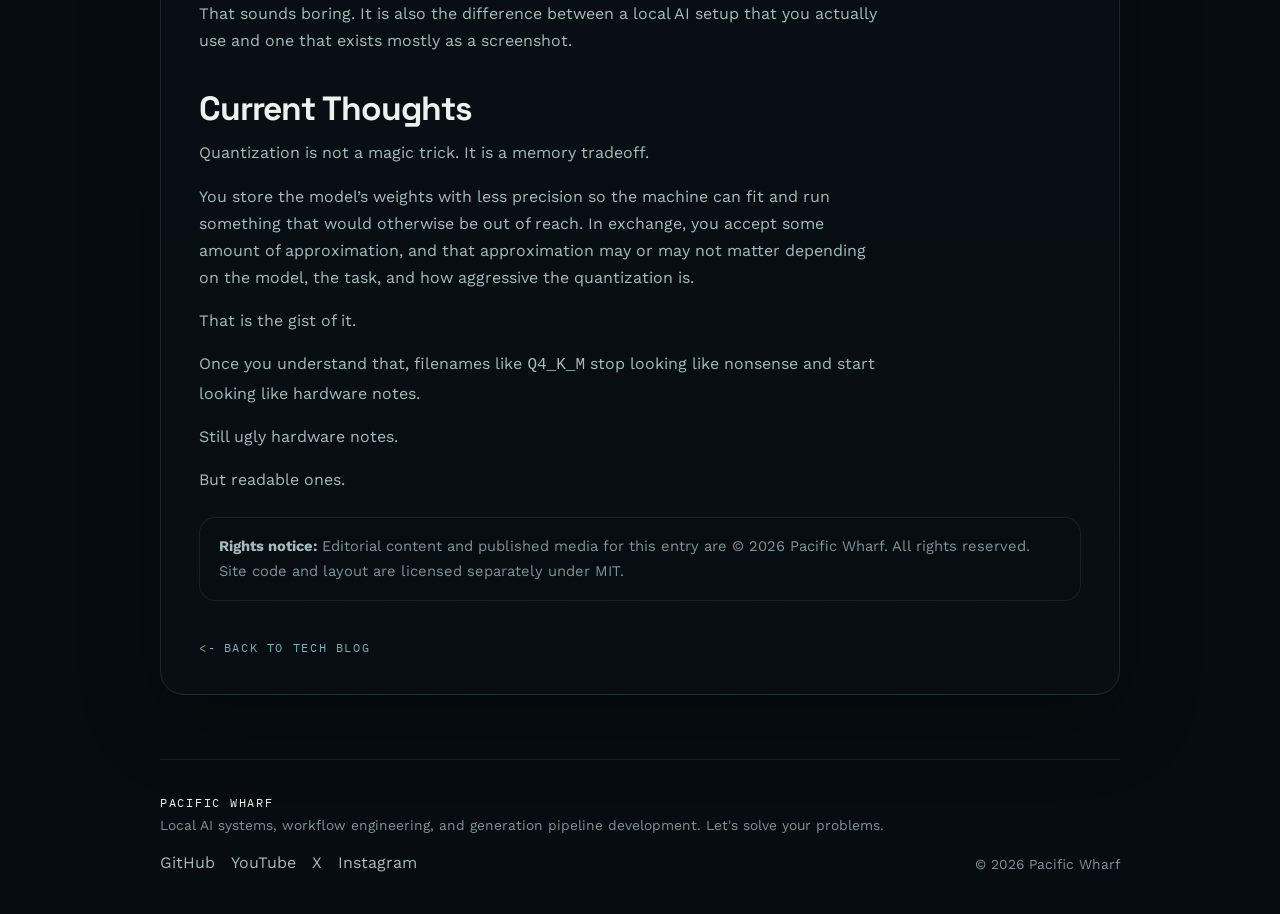
<file: tech-blog/understanding-quantization-without-pretending-im-a-mathematician/index.html>
<!DOCTYPE html>
<html class="no-js entry-page" lang="en">
<head>
  <meta charset="UTF-8">
  <meta name="viewport" content="width=device-width, initial-scale=1.0">
  <meta
    name="description"
    content="Understanding Quantization Without Pretending I&#8217;m a Mathematician"
  >
  <title>Understanding Quantization Without Pretending I&#8217;m a Mathematician | Pacific Wharf</title>
  <link rel="icon" href="../../favicon.ico" sizes="any">
  <link rel="icon" type="image/png" sizes="32x32" href="../../favicon-32x32.png">
  <link rel="icon" type="image/png" sizes="16x16" href="../../favicon-16x16.png">
  <link rel="apple-touch-icon" href="../../apple-touch-icon.png">
  <link rel="preconnect" href="https://fonts.googleapis.com">
  <link rel="preconnect" href="https://fonts.gstatic.com" crossorigin>
  <link
    href="https://fonts.googleapis.com/css2?family=IBM+Plex+Mono:wght@400;500&family=Space+Grotesk:wght@500;700&family=Work+Sans:wght@400;500;600&display=swap"
    rel="stylesheet"
  >
  <script>
    document.documentElement.classList.replace("no-js", "js");
  </script>
  <link rel="stylesheet" href="../../style.css">
  <script src="../../script.js" defer></script>
</head>
<body>
  <a class="skip-link" href="#main">Skip to content</a>

  <div class="site-shell">
    <header class="site-header">
      <a class="brand-lockup brand-link" href="../../index.html" aria-label="Go to homepage">
        <div class="brand-mark" aria-hidden="true">
          <img src="../../apple-touch-icon.png" alt="">
        </div>
        <div>
          <p class="eyebrow">Pacific Wharf</p>
          <p class="brand-subtitle">Technical creative workshop</p>
        </div>
      </a>

      <button class="menu-toggle" type="button" aria-label="Toggle navigation" aria-expanded="false" aria-controls="site-nav">
        <span class="menu-toggle-label">Menu</span>
        <span class="menu-toggle-bars" aria-hidden="true">
          <span></span>
          <span></span>
          <span></span>
        </span>
      </button>

      <nav class="site-nav" id="site-nav" aria-label="Primary">
        <a href="../">Tech Blog</a>
        <a href="../../index.html#systems">Systems</a>
        <a href="../../index.html#about">About</a>
        <a href="../../index.html#contact">Contact</a>
      </nav>
    </header>

    <main class="entry-main" id="main">
      <section class="entry-hero">
        <p class="section-label">Infrastructure entry / published June 3, 2026</p>
        <h1 class="entry-title">Understanding Quantization Without Pretending I&#8217;m a Mathematician</h1>
        <p class="entry-lead">
          If you download local AI models for long enough, you start seeing filenames that look like somebody
          mixed a model name with a firmware revision number.
        </p>

        <article class="entry-article">
          <pre><code class="language-text">Qwen2.5-Coder-7B-Instruct-Q4_K_M.gguf</code></pre>

          <p>
            The first few parts are usually readable enough. <code>Qwen2.5-Coder</code> is the model family. <code>7B</code>
            tells you the rough parameter count. <code>Instruct</code> means it was tuned to follow instructions instead
            of just continuing text like a very expensive autocomplete machine (which, I mean&#8230; they kind of all are anyway).
          </p>
          <p>
            Then you hit <code>Q4_K_M</code>, and the whole thing starts looking like a part number for a dishwasher pump.
          </p>
          <p>
            That section isn&#8217;t just decorative. It tells you something important about how the model was compressed,
            how much memory it probably needs, and what kind of quality tradeoff you are accepting before you even launch it.
          </p>
          <p>
            That is quantization.
          </p>
          <p>
            I&#8217;m not going to explain quantization by immediately diving into matrix math, floating-point formats,
            tensor blocks, and calibration. I am not against the math. The math matters. But most people trying to
            run a model locally do not need to start there. You need the practical version.
          </p>
          <p>
            Bottom line: quantization means the model&#8217;s been compressed to lower precision so it uses less memory.
          </p>
          <p>
            Still here? Want more info? Cool, let&#8217;s keep talking about it.
          </p>

          <h2>The Basic Problem</h2>
          <p>
            A language model is mostly a huge collection of numbers.
          </p>
          <p>
            Those numbers are called weights. During inference (i.e. chatting with the model), the model uses them
            to process your prompt and predict what token should come next. It&#8217;s a very sophisticated version of
            the social media game where you write &#8220;My favorite thing about science is&#8230;&#8221; and then you press
            the middle auto-complete suggestion button thirty times and see what it says.
          </p>
          <p>
            The model doesn&#8217;t read your question the way a person reads a question. It converts everything you typed
            and everything it responds with into tokens that it moves through layers of math using a giant pile of learned
            numeric relationships.
          </p>
          <p>
            In other words: it&#8217;s just a giant fancy autocomplete.
          </p>
          <p>
            The important part for local hardware is simple: all of those numbers have to be stored somewhere.
          </p>
          <p>
            More parameters means more numbers need storing. More precise numbers need more memory. This is why model
            size and precision matter so much when you are trying to run something on a consumer GPU instead of a
            datacenter card that costs more than a used car.
          </p>
          <p>
            A 7 billion parameter model stored in FP16 uses roughly 2 bytes per parameter. Back-of-the-napkin math
            puts that around 14GB for the weights alone. So your 16GB graphics card should be able to run it no problem, right?
            Well&#8230;
          </p>
          <p>
            That 14GB requirement is before the context window. And runtime buffers. And GPU overhead. And Windows,
            Docker, Chrome, VS Code, Discord, and whatever other software is standing around the VRAM buffet with a plate in its hand.
          </p>
          <p>
            So when I was trying to run models on an RTX 2060 with 6GB of VRAM, full precision was not a serious
            option for a lot of these models. The math just didn&#8217;t care how optimistic I felt. Quantization is the
            only reason that GPU could run useful models in this class.
          </p>

          <h2>What Quantization Actually Means</h2>
          <p>
            Quantization means representing the model&#8217;s weights with less precision so they take up less memory.
          </p>

          <h3>The Easy to Understand Version</h3>
          <p>
            Instead of storing a weight with the full 16-bit precision it might have been trained with (models are not
            universally trained in FP16; BF16, FP32, mixed precision, and other training/storage paths exist), you store
            it with fewer bits. Maybe 8. Or 6. Or 4.
          </p>
          <p>
            As a rough example, you can think of it like this:
          </p>
          <ul>
            <li>16 bit: 1.051324765231459</li>
            <li>8 bit: 1.0513248</li>
            <li>6 bit: 1.05132</li>
            <li>5 bit: 1.0513</li>
            <li>4 bit: 1.051</li>
            <li>3 bit: 1.05</li>
            <li>2 bit: 1.0</li>
          </ul>
          <p>
            The above example is a &#8220;bad-but-useful&#8221; one. This isn&#8217;t exactly how it works in computer
            reality, but it&#8217;s a good way to wrap our feeble human brains around the concept.
          </p>

          <h3>The Slightly More Accurate Version</h3>
          <p>
            For the purists out there, what&#8217;s really happening is we are taking a quantization range and the
            number of bits is really giving us a range of &#8220;buckets&#8221; that we can put that number into. For
            example, 16 bit means 2^16, which is 65,536 of these buckets. As an example, let&#8217;s say we&#8217;re
            trying to represent a number in a known range: between 0 and 2. We have an original value of 0.98765432.
          </p>
          <ul>
            <li>16 bit gives 65,536 possible buckets &#8594; 0.987655</li>
            <li>8 bit gives 256 possible buckets &#8594; 0.988235</li>
            <li>6 bit gives 64 possible buckets &#8594; 0.984127</li>
            <li>5 bit gives 32 possible buckets &#8594; 0.967742</li>
            <li>4 bit gives 16 possible buckets &#8594; 0.933333</li>
            <li>3 bit gives 8 possible buckets &#8594; 0.857143</li>
            <li>2 bit gives 4 possible buckets &#8594; 0.666667</li>
          </ul>
          <p>
            So in reality, it&#8217;s not actually chopping decimals off the end of the number. It&#8217;s forcing the
            number into a smaller representation that can be saved in RAM.
          </p>
          <p>
            So why not just quantize away and make the models all smaller? Well, the lower you go, the less memory each
            weight needs, but the more you risk damaging the model&#8217;s behavior.
          </p>

          <h3>An Example of Why This is Important</h3>
          <p>
            Let&#8217;s use a navigation example. You&#8217;re in an airplane flying around the world and trying to reach
            a destination 3000 miles away. You calculate your course with extreme precision: Fly heading
            121.1471413547794. That&#8217;s your full precision heading. But, I mean&#8230; that&#8217;s a LOT of decimals
            to remember, right?
          </p>
          <p>
            Let&#8217;s say instead of that you round it off a little to 121.14714. You fly that heading and maybe you
            end up within 20 feet of where you were trying to go. Hey, that&#8217;s not bad. That&#8217;s perfectly fine!
          </p>
          <p>
            So let&#8217;s round it a little more. Now you&#8217;re flying 121.147. Well, now you ended up about 300 yards
            away from where you were trying to go, but that&#8217;s alright. You can still correct that. Let&#8217;s try
            rounding it down to 121 now.
          </p>
          <p>
            Well&#8230; now you ended up in a different city altogether. In another country.
          </p>
          <p>
            So we have learned that at a certain point, the quantization starts affecting the behavior enough that it
            stops being useful.
          </p>

          <h3>How This Applies to Large Language Models</h3>
          <p>
            A quantized 7B model will still have roughly 7 billion parameters. Quantization does not (usually) mean
            you removed half the model. It means each weight got cheaper to store.
          </p>
          <p>
            That distinction matters because people sometimes talk about quantized models as if they are simply
            &#8220;smaller models.&#8221; They are compressed versions of larger models, not necessarily smaller architectures.
            A quantized 7B model is not the same thing as a 3B model. It still has the structure and parameter count of
            the 7B model, but its weights have been stored in a lower-precision format.
          </p>
          <p>
            Quantization saves memory by accepting approximation.
          </p>
          <p>
            The trick is finding out how much approximation the model can tolerate before the output gets worse in ways
            you actually care about.
          </p>

          <h2>Why This Helps So Much</h2>
          <p>
            The reason quantization matters is not subtle: memory pressure drops fast when you stop storing every
            weight in high precision.
          </p>
          <p>
            A 7B model in FP16 can be far too large for a 6GB GPU. A 4-bit quantized version of that same general model
            may become realistic enough to run locally, especially with tools like llama.cpp and GGUF files designed for
            this kind of inference.
          </p>
          <p>
            That does not mean the whole workload suddenly fits neatly and behaves perfectly. It means the weights
            themselves became much cheaper to store. That is enough to turn some models from &#8220;absolutely not&#8221;
            into &#8220;maybe, depending on context length and how much patience you brought with you.&#8221;
          </p>
          <p>
            This is why <code>Q4</code> models show up constantly in local AI setups. They often land in a useful middle
            ground. They are much smaller than FP16, they usually preserve enough of the model&#8217;s behavior to be useful,
            and they give ordinary GPUs a chance to participate.
          </p>
          <p>
            Not always a good chance. But a chance.
          </p>
          <p>
            On my RTX 2060, that mattered. I was not trying to win benchmark charts. I was trying to get useful local
            inference working on hardware that very clearly had opinions about the workload.
          </p>

          <h2>Reading <code>Q4_K_M</code></h2>
          <p>
            Take this filename again:
          </p>
          <pre><code class="language-text">Qwen2.5-Coder-7B-Instruct-Q4_K_M.gguf</code></pre>
          <p>
            The part we care about here is <code>Q4_K_M</code>.
          </p>
          <p>
            <code>Q4</code> tells you this is roughly a 4-bit quantized model. I say &#8220;roughly&#8221; because real
            quantization formats can get more complicated than &#8220;every number is stored in exactly four simple bits.&#8221;
            Different tensors may be treated differently, and modern quantization schemes use additional metadata to
            preserve more useful information than a naive conversion would.
          </p>
          <p>
            For practical purposes, though, <code>Q4</code> means the model has been compressed pretty aggressively.
          </p>
          <p>
            The <code>K</code> refers to a family of quantization methods used in the llama.cpp / GGUF ecosystem. The
            <code>M</code> means medium. You may also see variants like <code>S</code> for small. The details matter if
            you are comparing quants closely, but at the beginner level the important point is that <code>Q4_K_M</code>
            usually represents a practical compromise: small enough to run on constrained hardware, but not usually as
            degraded as the more extreme low-bit options.
          </p>
          <p>
            The <code>.gguf</code> extension is the file format. GGUF is commonly used with llama.cpp and related tools
            for running models locally.
          </p>
          <p>
            So the practical translation of that filename is something like this:
          </p>
          <blockquote>
            <p>
              This is a 7B instruction-tuned coding model, packaged for local inference, using a 4-bit-ish quantization
              scheme that tries to balance memory savings against output quality.
            </p>
          </blockquote>

          <h2>Quantization Is Not Free</h2>
          <p>
            The first mistake is thinking quantization ruins everything.
          </p>
          <p>
            The second mistake is thinking it costs nothing.
          </p>
          <p>
            Neither is true.
          </p>
          <p>
            A well-quantized model can work extremely well. In casual chat, summarization, basic coding assistance, and
            experimentation, you may not notice much quality loss at all. Some quantized models feel much better than you
            would expect given how much smaller they are.
          </p>
          <p>
            But compression still changes the model. Lower precision means the model has less detail available in its
            weights. Sometimes that does not matter. Sometimes it shows up as a slightly flatter writing style, weaker
            instruction following, sloppier code, worse reasoning, or more brittle behavior when a prompt gets complicated.
          </p>
          <p>
            Coding is where I noticed this most. A chat model can get away with being a little vague. A coding model has
            fewer places to hide. If it invents a function, imports a package that does not exist, or confidently gives
            me the wrong method name, the problem becomes obvious very quickly.
          </p>
          <p>
            That does not mean quantization caused every bad answer. Models make mistakes at full precision too. But
            lower precision can make some weaknesses easier to trigger, especially when the model is already being pushed
            by limited memory, long context, or awkward prompts.
          </p>
          <p>
            This is why you cannot judge a quant only by whether it launches. A model can load successfully and still be
            the wrong quant for the job.
          </p>

          <h2>Q4 Is a Compromise, Not a Personality Trait</h2>
          <p>
            Q4 gets used a lot because it is practical. It often gives you enough memory savings to run models that
            would otherwise be out of reach while keeping enough quality to make the model useful.
          </p>
          <p>
            That does not make Q4 the correct answer to every question.
          </p>
          <p>
            Lower quants can save more memory, but they tend to carry more risk. A Q2 or Q3 model might be useful in
            some situations, especially if you are extremely constrained, but you should expect more degradation. Higher
            quants like Q5, Q6, or Q8 usually preserve more quality, but they demand more memory.
          </p>
          <p>
            The right choice depends on the workload.
          </p>
          <p>
            If I am testing a model casually, Q4 may be perfectly fine. If I am using the model for coding help and I
            care about reliability, I may want Q5 or Q6 if the hardware can handle it. If I am trying to squeeze something
            onto a tiny GPU just to see whether it works, I may accept a lower quant and lower my expectations accordingly.
          </p>
          <p>
            The best quant is not the highest one you can technically load. It is the one that gives you the best
            practical balance of quality, speed, memory use, and stability for the thing you are actually doing.
          </p>
          <p>
            A model that produces slightly better answers but runs so slowly that I stop using it is not better in any
            meaningful workflow sense.
          </p>

          <h2>Quantization Does Not Fix the Whole Workload</h2>
          <p>
            Quantization reduces the memory needed to store the model weights. That is a huge deal, but weights are not
            the entire workload.
          </p>
          <p>
            When you run a model, the machine also needs memory for the context and other runtime data. In llama.cpp
            discussions, you will often see people talk about the KV cache. You do not need to understand every detail of
            that term to understand the practical consequence: longer context windows require more memory while the model is running.
          </p>
          <p>
            For simplicity, think of the context window as the LLM&#8217;s short term memory. Once you exceed the window,
            it has to drop those tokens and it can&#8217;t remember them anymore unless you intentionally put them back in
            (which will cause other tokens to fall out of context).
          </p>
          <p>
            The implication is that a quantized model can fit into your GPU at 4096 tokens and become painful or impossible at 32768 tokens.
          </p>
          <p>
            The model didn&#8217;t change. The workload changed.
          </p>
          <p>
            This is what makes &#8220;it fits&#8221; such a slippery phrase in local AI. Fits with what context length?
            Fits with how many layers on the GPU? Fits with what batch settings? Fits while the computer is also doing
            normal computer things? Fits at a speed that will not make me wander away and reorganize the garage while
            waiting for an answer?
          </p>
          <p>
            Quantization helps with one major part of the memory problem. It does not repeal the laws of the rest of the system.
          </p>
          <p>
            As an example of why this matters, I found that 4096 tokens was a perfectly acceptable context size for just
            casual chatting with a simple model. I found that the same context size on a reasoning model would use almost
            all of it thinking through its response to the point that I would only be able to get one or two prompts to it
            before it forgot what we were doing. It was like talking to Dory from Finding Nemo.
          </p>
          <p>
            Then, on a coder model, the 4096 context was almost worthless for me. It was enough to get the model to make
            a scaffold function, but anything more serious than that and it crashed and burned.
          </p>

          <h2>Higher Precision Is Not Always Better in Practice</h2>
          <p>
            It is tempting to treat quantization like a simple quality ladder.
          </p>
          <p>
            Q8 must be better than Q6. Q6 must be better than Q5. Q5 must be better than Q4. Q4 must be better than whatever cursed artifact lives below that.
          </p>
          <p>
            In one narrow sense, that is usually the right direction. Higher precision generally preserves more of the
            original model. If memory and speed were free, you would usually prefer less compression.
          </p>
          <p>
            Memory and speed are not free.
          </p>
          <p>
            If a higher-precision quant forces part of the workload out of VRAM and into system RAM, the model may
            become miserable to use. If a Q5 model stays mostly on the GPU and runs smoothly while Q8 crawls, Q5 may be
            the better local setup even if Q8 is more faithful to the original weights.
          </p>
          <p>
            This is the part that makes local AI feel like systems work instead of shopping.
          </p>
          <p>
            You are not choosing the &#8220;best&#8221; file in a vacuum. You are choosing the file that behaves best on
            your actual hardware, with your actual context length, for your actual task, under the conditions you are
            actually willing to tolerate.
          </p>
          <p>
            That is less glamorous than downloading the largest file in the list.
          </p>
          <p>
            It also works better.
          </p>

          <h2>What I Look For Now</h2>
          <p>
            When I look at a model file now, I pay attention to three things before anything else: the model size, the
            quantization, and the context I expect to use.
          </p>
          <p>
            The model size tells me the rough class of machine I am dealing with. A 3B model, a 7B model, and a 20B
            model are not asking the same thing from the hardware.
          </p>
          <p>
            The quantization tells me how aggressively the weights have been compressed. Q4 means the file has been
            pushed down hard enough to become practical on smaller machines. Q5 and Q6 may preserve more quality if I can
            afford the memory. Q8 is heavier still. FP16 is where small GPUs start pretending they did not hear the question.
          </p>
          <p>
            The context length tells me how much working room the model needs once it starts running. This is the part
            that can turn a model from usable to painful even when the quantized file itself looks reasonable.
          </p>
          <p>
            So the question changes. Instead of asking, &#8220;What is the biggest model I can run?&#8221; I ask,
            &#8220;What is the smallest and fastest version of this model that still does the job well enough?&#8221;
          </p>
          <p>
            That sounds boring. It is also the difference between a local AI setup that you actually use and one that
            exists mostly as a screenshot.
          </p>

          <h2>Current Thoughts</h2>
          <p>
            Quantization is not a magic trick. It is a memory tradeoff.
          </p>
          <p>
            You store the model&#8217;s weights with less precision so the machine can fit and run something that would
            otherwise be out of reach. In exchange, you accept some amount of approximation, and that approximation may
            or may not matter depending on the model, the task, and how aggressive the quantization is.
          </p>
          <p>
            That is the gist of it.
          </p>
          <p>
            Once you understand that, filenames like <code>Q4_K_M</code> stop looking like nonsense and start looking like hardware notes.
          </p>
          <p>
            Still ugly hardware notes.
          </p>
          <p>
            But readable ones.
          </p>
        </article>

        <p class="entry-rights-notice">
          <strong>Rights notice:</strong> Editorial content and published media for this entry are
          &copy; 2026 Pacific Wharf. All rights reserved. Site code and layout are licensed separately under MIT.
        </p>

        <a class="back-link" href="../">Back to tech blog</a>
      </section>
    </main>

    <footer class="site-footer">
      <div>
        <p>Pacific Wharf</p>
        <p>Local AI systems, workflow engineering, and generation pipeline development. Let's solve your problems.</p>
      </div>
      <div class="footer-links">
        <a href="https://github.com/PacificWharf" target="_blank" rel="noreferrer">GitHub</a>
        <a href="https://www.youtube.com/@PacificWharf" target="_blank" rel="noreferrer">YouTube</a>
        <a href="https://x.com/PacWharf" target="_blank" rel="noreferrer">X</a>
        <a href="https://www.instagram.com/PacWharf" target="_blank" rel="noreferrer">Instagram</a>
      </div>
      <p>&copy; <span id="current-year">2026</span> Pacific Wharf</p>
    </footer>
  </div>
</body>
</html>
</file>
<file: style.css>
:root {
  --bg: #081015;
  --bg-elevated: rgba(12, 24, 31, 0.85);
  --bg-panel: rgba(18, 31, 39, 0.82);
  --bg-panel-strong: rgba(24, 40, 50, 0.9);
  --line: rgba(147, 173, 186, 0.15);
  --line-strong: rgba(147, 173, 186, 0.3);
  --text: #edf2f1;
  --text-muted: #a7babd;
  --text-dim: #80949a;
  --accent: #c58f4d;
  --accent-soft: rgba(197, 143, 77, 0.16);
  --signal: #78b1bc;
  --signal-soft: rgba(120, 177, 188, 0.16);
  --shadow: 0 24px 80px rgba(0, 0, 0, 0.28);
  --radius: 24px;
  --radius-sm: 16px;
  --max-width: 1200px;
  --nav-height: 88px;
}

*,
*::before,
*::after {
  box-sizing: border-box;
}

html {
  scroll-behavior: smooth;
}

body {
  margin: 0;
  min-height: 100vh;
  color: var(--text);
  background:
    radial-gradient(circle at top left, rgba(74, 112, 124, 0.2), transparent 28%),
    radial-gradient(circle at 85% 15%, rgba(197, 143, 77, 0.12), transparent 22%),
    linear-gradient(180deg, #0a151b 0%, #081015 38%, #060c10 100%);
  font-family: "Work Sans", sans-serif;
}

body::before {
  content: "";
  position: fixed;
  inset: 0;
  background:
    linear-gradient(rgba(130, 162, 172, 0.05) 1px, transparent 1px),
    linear-gradient(90deg, rgba(130, 162, 172, 0.05) 1px, transparent 1px);
  background-size: 100% 72px, 72px 100%;
  mask-image: linear-gradient(180deg, rgba(0, 0, 0, 0.75), transparent 92%);
  pointer-events: none;
  z-index: -1;
}

a {
  color: inherit;
}

img {
  max-width: 100%;
  display: block;
}

.skip-link {
  position: absolute;
  left: 1rem;
  top: -3rem;
  padding: 0.75rem 1rem;
  color: var(--bg);
  background: var(--text);
  border-radius: 999px;
  z-index: 20;
}

.skip-link:focus {
  top: 1rem;
}

.site-shell {
  width: min(calc(100% - 2rem), var(--max-width));
  margin: 0 auto;
  padding-bottom: 4rem;
}

.site-header {
  position: sticky;
  top: 0;
  z-index: 10;
  display: flex;
  align-items: center;
  justify-content: space-between;
  gap: 1.5rem;
  min-height: var(--nav-height);
  padding: 1.25rem 0;
  backdrop-filter: blur(18px);
}

.site-header::before {
  content: "";
  position: absolute;
  inset: 0 -1rem;
  background: linear-gradient(180deg, rgba(7, 14, 18, 0.92), rgba(7, 14, 18, 0.64));
  border-bottom: 1px solid rgba(134, 160, 170, 0.08);
  z-index: -1;
}

.brand-lockup {
  display: flex;
  align-items: center;
  gap: 1rem;
}

.brand-link {
  position: relative;
  padding: 0.4rem 0.65rem 0.4rem 0.25rem;
  margin: -0.4rem -0.65rem -0.4rem -0.25rem;
  border-radius: 18px;
  text-decoration: none;
  color: inherit;
  isolation: isolate;
}

.brand-link::before {
  content: "";
  position: absolute;
  inset: 0;
  border: 1px solid rgba(120, 177, 188, 0.14);
  border-radius: inherit;
  background: linear-gradient(135deg, rgba(120, 177, 188, 0.08), rgba(120, 177, 188, 0.02));
  opacity: 0;
  transform: scale(0.98);
  transition: opacity 180ms ease, transform 180ms ease, border-color 180ms ease;
  z-index: -1;
}

.brand-link .eyebrow,
.brand-link .brand-subtitle {
  transition: color 180ms ease, transform 180ms ease;
}

.brand-link:hover::before,
.brand-link:focus-visible::before {
  opacity: 1;
  transform: scale(1);
  border-color: rgba(120, 177, 188, 0.22);
}

.brand-link:hover .eyebrow,
.brand-link:focus-visible .eyebrow {
  color: var(--signal);
  transform: translateX(1px);
}

.brand-link:hover .brand-subtitle,
.brand-link:focus-visible .brand-subtitle {
  color: var(--text-muted);
  transform: translateX(1px);
}

.brand-link:focus-visible {
  outline: 2px solid rgba(120, 177, 188, 0.42);
  outline-offset: 4px;
  border-radius: 18px;
}

.brand-mark {
  display: block;
  width: 52px;
  height: 52px;
  flex: 0 0 52px;
}

.brand-mark img {
  display: block;
  width: 100%;
  height: 100%;
  border-radius: 14px;
  transition: transform 220ms ease, box-shadow 220ms ease, filter 220ms ease;
}

.brand-link:hover .brand-mark img,
.brand-link:focus-visible .brand-mark img {
  box-shadow: 0 16px 30px rgba(0, 0, 0, 0.28), 0 0 0 1px rgba(120, 177, 188, 0.16);
  filter: saturate(1.04);
}

.eyebrow,
.brand-subtitle,
.section-label,
.panel-label,
.status-label,
.card-signal,
.panel-topline,
.timeline-phase,
.site-nav a,
.social-strip a,
.site-footer p:first-child {
  font-family: "IBM Plex Mono", monospace;
  text-transform: uppercase;
  letter-spacing: 0.14em;
}

.eyebrow {
  margin: 0;
  font-size: 0.75rem;
  color: var(--text);
}

.brand-subtitle {
  margin: 0.3rem 0 0;
  font-size: 0.72rem;
  color: var(--text-dim);
}

.site-nav {
  display: flex;
  flex-wrap: wrap;
  align-items: center;
  justify-content: flex-end;
  gap: 0.5rem;
}

.menu-toggle {
  display: none;
  align-items: center;
  justify-content: center;
  min-height: 52px;
  min-width: 52px;
  padding: 0.8rem;
  border: 1px solid var(--line-strong);
  border-radius: 999px;
  color: var(--text);
  background: rgba(8, 15, 19, 0.9);
  font: inherit;
  overflow: visible;
}

.menu-toggle-label {
  position: absolute;
  width: 1px;
  height: 1px;
  margin: -1px;
  padding: 0;
  overflow: hidden;
  border: 0;
  clip: rect(0 0 0 0);
  white-space: nowrap;
}

.menu-toggle-bars {
  position: relative;
  display: block;
  width: 18px;
  height: 18px;
}

.menu-toggle-bars span {
  position: absolute;
  left: 0;
  top: 50%;
  display: block;
  width: 18px;
  height: 1.5px;
  border-radius: 999px;
  background: currentColor;
  transform-origin: center;
}

.menu-toggle-bars span:nth-child(1) {
  transform: translateY(calc(-50% - 5px));
}

.menu-toggle-bars span:nth-child(2) {
  transform: translateY(-50%);
}

.menu-toggle-bars span:nth-child(3) {
  transform: translateY(calc(-50% + 5px));
}

.site-header.is-menu-open .menu-toggle-bars span:nth-child(1) {
  transform: translateY(-50%) rotate(45deg);
}

.site-header.is-menu-open .menu-toggle-bars span:nth-child(2) {
  opacity: 0;
  transform: translateY(-50%) scaleX(0.4);
}

.site-header.is-menu-open .menu-toggle-bars span:nth-child(3) {
  transform: translateY(-50%) rotate(-45deg);
}

.menu-toggle-bars span {
  transition: transform 180ms ease, opacity 180ms ease;
}

.site-nav a {
  padding: 0.7rem 0.9rem;
  border-radius: 999px;
  color: var(--text-muted);
  text-decoration: none;
  font-size: 0.74rem;
  transition: background-color 180ms ease, color 180ms ease, transform 180ms ease;
}

.site-nav a:hover,
.site-nav a[aria-current="true"] {
  color: var(--text);
  background: rgba(126, 156, 165, 0.1);
}

.hero,
.content-section,
.site-footer {
  position: relative;
}

.hero {
  display: grid;
  grid-template-columns: minmax(0, 1.2fr) minmax(320px, 0.8fr);
  gap: 1.75rem;
  padding: 4.5rem 0 3rem;
}

.hero-copy,
.hero-panel,
.experiment-card,
.systems-panel,
.contact-panel {
  border: 1px solid var(--line);
  border-radius: var(--radius);
  background: linear-gradient(180deg, rgba(14, 26, 33, 0.82), rgba(8, 15, 19, 0.95));
  box-shadow: var(--shadow);
}

.hero-copy {
  padding: 3rem;
}

.section-label {
  margin: 0 0 1rem;
  font-size: 0.78rem;
  color: var(--signal);
}

h1,
h2,
h3 {
  margin: 0;
  font-family: "Space Grotesk", sans-serif;
  line-height: 0.96;
  letter-spacing: -0.03em;
}

h1 {
  max-width: 10ch;
  font-size: clamp(3.3rem, 7vw, 6.8rem);
}

h2 {
  max-width: 18ch;
  font-size: clamp(2rem, 3.8vw, 3.5rem);
}

h3 {
  font-size: 1.35rem;
  line-height: 1.08;
}

p,
li {
  color: var(--text-muted);
  font-size: 1rem;
  line-height: 1.7;
}

.hero-text {
  max-width: 58ch;
  margin: 1.4rem 0 0;
  font-size: 1.05rem;
}

.hero-actions,
.contact-actions {
  display: flex;
  flex-wrap: wrap;
  gap: 0.9rem;
  margin-top: 2rem;
}

.button {
  display: inline-flex;
  align-items: center;
  justify-content: center;
  min-height: 48px;
  padding: 0.85rem 1.25rem;
  border: 1px solid transparent;
  border-radius: 999px;
  font-weight: 600;
  text-decoration: none;
  transition: transform 180ms ease, border-color 180ms ease, background-color 180ms ease;
}

.button:hover {
  transform: translateY(-1px);
}

.button-primary {
  color: #11181d;
  background: linear-gradient(135deg, #d6a466, #e3b57c);
}

.button-secondary {
  border-color: var(--line-strong);
  background: rgba(110, 144, 154, 0.08);
}

.social-strip {
  display: flex;
  flex-wrap: wrap;
  gap: 1rem;
  margin: 2rem 0 0;
  padding: 0;
  list-style: none;
}

.social-strip a {
  color: var(--text-dim);
  text-decoration: none;
  font-size: 0.74rem;
}

.social-strip a:hover {
  color: var(--text);
}

.hero-panel {
  padding: 1.4rem;
  overflow: hidden;
}

.panel-topline {
  display: flex;
  align-items: center;
  justify-content: space-between;
  gap: 1rem;
  color: var(--text-dim);
  font-size: 0.72rem;
}

.status-stack {
  display: grid;
  gap: 1rem;
}

.status-card {
  padding: 1.2rem;
  border: 1px solid rgba(140, 168, 176, 0.13);
  border-radius: 18px;
  background: rgba(9, 17, 22, 0.58);
}

.status-card h2 {
  max-width: none;
  font-size: 1.45rem;
  line-height: 1.15;
  margin-top: 0.4rem;
}

.status-card p,
.status-card span {
  margin: 0;
  color: var(--text-muted);
}

.status-label {
  font-size: 0.7rem;
  color: var(--accent);
}

.content-section {
  padding: 3rem 0;
}

.section-heading {
  display: grid;
  gap: 0.9rem;
  margin-bottom: 2rem;
}

.section-heading p {
  max-width: 68ch;
  margin: 0;
}

.section-actions {
  margin-top: 0.4rem;
}

.experiment-grid {
  display: grid;
  grid-template-columns: repeat(3, minmax(0, 1fr));
  gap: 1rem;
}

.experiment-card,
.systems-panel {
  padding: 1.5rem;
}

.experiment-link {
  display: block;
  text-decoration: none;
  transition: transform 180ms ease, border-color 180ms ease, background-color 180ms ease;
}

.experiment-link:hover,
.experiment-link:focus-visible {
  transform: translateY(-3px);
  border-color: rgba(147, 173, 186, 0.34);
  background: linear-gradient(180deg, rgba(16, 30, 38, 0.92), rgba(8, 15, 19, 0.98));
}

.experiment-link:focus-visible {
  outline: 2px solid rgba(120, 177, 188, 0.45);
  outline-offset: 3px;
}

.card-signal {
  display: flex;
  align-items: center;
  justify-content: space-between;
  gap: 1rem;
  margin-bottom: 1rem;
  color: var(--text-dim);
  font-size: 0.72rem;
}

.experiment-card p {
  margin: 1rem 0 0;
}

.experiment-card ul,
.principles-list {
  margin: 1rem 0 0;
  padding-left: 1.1rem;
}

.experiment-card li,
.principles-list li {
  margin-bottom: 0.45rem;
}

.card-cta {
  display: inline-flex;
  margin-top: 1rem;
  font-family: "IBM Plex Mono", monospace;
  text-transform: uppercase;
  letter-spacing: 0.14em;
  font-size: 0.72rem;
  color: var(--signal);
}

.card-cta::after {
  content: "->";
  margin-left: 0.45rem;
}

.experiment-card-placeholder {
  background:
    linear-gradient(180deg, rgba(14, 26, 33, 0.75), rgba(9, 16, 20, 0.98)),
    linear-gradient(135deg, var(--accent-soft), transparent 48%);
}

.hero-services-list {
  display: grid;
  gap: 0.7rem;
  margin: 0.95rem 0 0;
  padding: 0;
  list-style: none;
}

.hero-services-list li {
  padding: 0.8rem 0.9rem;
  border: 1px solid rgba(136, 165, 173, 0.12);
  border-radius: 14px;
  background: rgba(7, 14, 18, 0.45);
  color: var(--text-muted);
}

.featured-card {
  min-height: 100%;
}

.featured-card .card-signal {
  align-items: center;
}

.featured-card time {
  color: var(--text-dim);
}

.entry-page .site-shell {
  width: min(calc(100% - 2rem), 960px);
}

.archive-page .site-shell {
  width: min(calc(100% - 2rem), var(--max-width));
}

.entry-page .site-header {
  justify-content: flex-start;
}

.archive-page .site-header {
  justify-content: flex-start;
}

.entry-page .site-nav {
  margin-left: auto;
}

.archive-page .site-nav {
  margin-left: auto;
}

.entry-main {
  padding: 3rem 0 4rem;
}

.archive-main {
  padding: 3rem 0 4rem;
}

.entry-hero,
.entry-section {
  border: 1px solid var(--line);
  border-radius: var(--radius);
  background: linear-gradient(180deg, rgba(14, 26, 33, 0.82), rgba(8, 15, 19, 0.95));
  box-shadow: var(--shadow);
}

.archive-hero {
  padding: 2.4rem;
  border: 1px solid var(--line);
  border-radius: var(--radius);
  background: linear-gradient(180deg, rgba(14, 26, 33, 0.82), rgba(8, 15, 19, 0.95));
  box-shadow: var(--shadow);
}

.entry-hero {
  padding: 2.4rem;
}

.archive-title {
  max-width: 10ch;
  font-size: clamp(2.9rem, 6vw, 5.1rem);
}

.archive-lead {
  max-width: 62ch;
  margin: 1.25rem 0 0;
  font-size: 1.05rem;
}

.archive-meta {
  display: grid;
  grid-template-columns: repeat(3, minmax(0, 1fr));
  gap: 1rem;
  margin-top: 2rem;
}

.archive-search {
  margin-bottom: 1.25rem;
}

.archive-search-label {
  display: block;
  margin-bottom: 0.7rem;
  font-family: "IBM Plex Mono", monospace;
  text-transform: uppercase;
  letter-spacing: 0.14em;
  font-size: 0.74rem;
  color: var(--signal);
}

.archive-search-input {
  width: min(100%, 720px);
  min-height: 54px;
  padding: 0.9rem 1rem;
  border: 1px solid var(--line-strong);
  border-radius: 16px;
  color: var(--text);
  background: rgba(8, 15, 19, 0.88);
  font: inherit;
}

.archive-search-input::placeholder {
  color: var(--text-dim);
}

.archive-search-input:focus {
  outline: 2px solid rgba(120, 177, 188, 0.35);
  outline-offset: 2px;
}

.archive-empty-state {
  margin: 0 0 1.25rem;
  color: var(--text-dim);
  font-family: "IBM Plex Mono", monospace;
  text-transform: uppercase;
  letter-spacing: 0.12em;
  font-size: 0.74rem;
  overflow-anchor: none;
}

.archive-grid {
  display: flex;
  flex-direction: column;
  overflow-anchor: none;
}

.archive-card {
  overflow: clip;
  max-height: 420px;
  transform-origin: top center;
  overflow-anchor: none;
  transition:
    max-height 320ms ease,
    opacity 240ms ease,
    transform 320ms ease,
    margin 320ms ease,
    padding 320ms ease,
    border-color 180ms ease,
    background-color 180ms ease;
}

.archive-card + .archive-card {
  margin-top: 1rem;
}

.archive-card.is-filtered-out {
  max-height: 0;
  margin-top: 0;
  padding-top: 0;
  padding-bottom: 0;
  border-width: 0;
  opacity: 0;
  transform: translateY(-10px) scale(0.985);
  pointer-events: none;
}

.archive-card.is-filtered-in {
  animation: archive-card-in 260ms ease;
}

@keyframes archive-card-in {
  0% {
    opacity: 0.2;
    transform: translateY(12px) scale(0.99);
  }

  100% {
    opacity: 1;
    transform: translateY(0) scale(1);
  }
}

.entry-grid {
  display: grid;
  grid-template-columns: minmax(0, 1fr) 260px;
  gap: 1.5rem;
  margin-top: 1.5rem;
}

.entry-title {
  max-width: 12ch;
  font-size: clamp(2.6rem, 6vw, 4.8rem);
}

.entry-lead {
  max-width: 60ch;
  margin: 1.25rem 0 0;
  font-size: 1.05rem;
}

.entry-meta {
  display: grid;
  gap: 1rem;
  margin-top: 2rem;
}

.meta-card,
.entry-section {
  padding: 1.5rem;
}

.meta-card {
  border: 1px solid rgba(136, 165, 173, 0.12);
  border-radius: 18px;
  background: rgba(7, 14, 18, 0.55);
}

.meta-card span,
.entry-link-list a,
.back-link {
  font-family: "IBM Plex Mono", monospace;
  text-transform: uppercase;
  letter-spacing: 0.14em;
  font-size: 0.72rem;
}

.meta-card strong {
  display: block;
  margin-top: 0.4rem;
  font-family: "Space Grotesk", sans-serif;
  font-size: 1.15rem;
  line-height: 1.2;
}

.entry-stack {
  display: grid;
  gap: 1.25rem;
}

.entry-section h2 {
  max-width: none;
  font-size: clamp(1.6rem, 3vw, 2.2rem);
}

.entry-section p,
.entry-section li {
  margin-top: 0.85rem;
}

.entry-section ul {
  margin: 0.85rem 0 0;
  padding-left: 1.1rem;
}

.entry-link-list {
  margin: 1rem 0 0;
  padding: 0;
  list-style: none;
}

.entry-link-list li + li {
  margin-top: 0.7rem;
}

.entry-article {
  max-width: 68ch;
  margin-top: 1.75rem;
}

.entry-article h2 {
  max-width: none;
  margin: 2.4rem 0 0;
  font-size: clamp(1.55rem, 3vw, 2.1rem);
}

.entry-article p,
.entry-article li {
  margin-top: 0.9rem;
}

.entry-article ul {
  margin: 0.9rem 0 0;
  padding-left: 1.1rem;
}

.entry-facts {
  display: flex;
  flex-wrap: wrap;
  gap: 0.6rem 1rem;
  margin: 0 0 1.4rem;
  padding: 0;
  list-style: none;
}

.entry-facts li {
  margin-top: 0;
  color: var(--text-dim);
  font-family: "IBM Plex Mono", monospace;
  font-size: 0.72rem;
  letter-spacing: 0.12em;
  text-transform: uppercase;
}

.entry-facts code {
  font-size: 0.8rem;
}

.entry-link-list a,
.back-link {
  color: var(--signal);
  text-decoration: none;
}

.entry-link-list a:hover,
.back-link:hover {
  color: var(--text);
}

.back-link {
  display: inline-flex;
  margin-top: 1.5rem;
}

.entry-rights-notice {
  margin-top: 1.5rem;
  padding: 1rem 1.15rem;
  border: 1px solid rgba(136, 165, 173, 0.12);
  border-radius: 16px;
  background: rgba(7, 14, 18, 0.46);
  color: var(--text-dim);
  font-size: 0.92rem;
}

.entry-rights-notice strong {
  color: var(--text-muted);
}

.back-link::before {
  content: "<-";
  margin-right: 0.45rem;
}

.systems-layout {
  display: grid;
  grid-template-columns: 1.1fr 0.9fr;
  gap: 1rem;
}

.services-layout {
  display: grid;
  grid-template-columns: repeat(2, minmax(0, 1fr));
  gap: 1rem;
}

.horizon-panel {
  grid-column: 1 / -1;
}

.panel-label {
  margin: 0 0 1rem;
  font-size: 0.74rem;
  color: var(--accent);
}

.metric-grid {
  display: grid;
  grid-template-columns: repeat(2, minmax(0, 1fr));
  gap: 1rem;
}

.metric-grid div {
  padding: 1.1rem;
  border: 1px solid rgba(136, 165, 173, 0.12);
  border-radius: 16px;
  background: rgba(7, 14, 18, 0.55);
}

.metric-value {
  display: block;
  font-family: "Space Grotesk", sans-serif;
  font-size: 2.2rem;
  line-height: 1;
}

.metric-label {
  display: block;
  margin-top: 0.4rem;
  color: var(--text-dim);
  font-size: 0.95rem;
  line-height: 1.5;
}

.timeline-item {
  display: grid;
  grid-template-columns: auto 1fr;
  gap: 1rem;
  padding: 1rem 0;
  border-top: 1px solid rgba(142, 169, 176, 0.12);
}

.timeline-item:first-of-type {
  padding-top: 0;
  border-top: 0;
}

.timeline-item h3 {
  margin-bottom: 0.45rem;
}

.timeline-item p {
  margin: 0;
}

.timeline-phase {
  display: inline-grid;
  place-items: center;
  width: 2.2rem;
  height: 2.2rem;
  border-radius: 999px;
  border: 1px solid var(--line-strong);
  color: var(--signal);
  font-size: 0.72rem;
}

.about-layout {
  display: grid;
  grid-template-columns: repeat(2, minmax(0, 1fr));
  gap: 1.5rem;
}

.about-layout p {
  margin: 0;
}

.channel-block {
  margin-top: 1.75rem;
}

.channel-label {
  margin: 0 0 0.8rem;
  font-family: "IBM Plex Mono", monospace;
  text-transform: uppercase;
  letter-spacing: 0.14em;
  font-size: 0.74rem;
  color: var(--accent);
}

.channel-list,
.footer-links {
  display: flex;
  flex-wrap: wrap;
  gap: 0.85rem 1rem;
}

.channel-list {
  margin: 0;
  padding: 0;
  list-style: none;
}

.channel-list a,
.footer-links a {
  color: var(--text-muted);
  text-decoration: none;
  border-bottom: 1px solid transparent;
  transition: color 180ms ease, border-color 180ms ease;
}

.channel-list a {
  display: inline-flex;
  align-items: center;
  gap: 0.7rem;
  min-height: 42px;
  padding: 0.45rem 0.7rem;
  border: 1px solid rgba(136, 165, 173, 0.12);
  border-radius: 999px;
  background: rgba(8, 15, 19, 0.52);
}

.channel-list a:hover,
.footer-links a:hover {
  color: var(--text);
  border-color: rgba(237, 242, 241, 0.32);
}

.channel-icon {
  display: inline-grid;
  place-items: center;
  width: 1.9rem;
  height: 1.9rem;
  border: 1px solid rgba(136, 165, 173, 0.16);
  border-radius: 999px;
  color: var(--signal);
  background: rgba(120, 177, 188, 0.08);
  flex: 0 0 auto;
}

.channel-icon svg {
  width: 0.9rem;
  height: 0.9rem;
}

.channel-text {
  color: var(--text-muted);
  line-height: 1.2;
}

.contact-panel {
  display: grid;
  grid-template-columns: 1.15fr 0.85fr;
  gap: 1.5rem;
  padding: 2rem;
  align-items: center;
}

.contact-actions {
  display: grid;
  width: min(100%, 320px);
  margin-top: 0;
  justify-self: center;
}

.contact-actions .button {
  width: 100%;
  min-height: 66px;
  padding: 1rem 1.2rem;
  border-radius: 28px;
  text-align: center;
  line-height: 1.35;
}

.contact-address {
  margin: 0.25rem 0 0;
  text-align: center;
  font-family: "IBM Plex Mono", monospace;
  font-size: 0.78rem;
  letter-spacing: 0.08em;
  text-transform: uppercase;
}

.contact-address a {
  color: var(--text-dim);
  text-decoration: none;
}

.contact-address a:hover {
  color: var(--text);
}

.site-footer {
  display: flex;
  flex-wrap: wrap;
  justify-content: space-between;
  gap: 1rem 2rem;
  padding: 2rem 0 0;
  border-top: 1px solid rgba(132, 159, 169, 0.12);
}

.site-footer p {
  margin: 0;
  color: var(--text-dim);
  font-size: 0.86rem;
}

.site-footer p:first-child {
  color: var(--text);
  font-size: 0.78rem;
}

.footer-links {
  align-items: flex-start;
}

.js .reveal {
  opacity: 0;
  transform: translateY(18px);
  transition: opacity 550ms ease, transform 550ms ease;
}

.js .reveal.is-visible {
  opacity: 1;
  transform: translateY(0);
}

@media (prefers-reduced-motion: reduce) {
  html {
    scroll-behavior: auto;
  }

  *,
  *::before,
  *::after {
    animation-duration: 0.01ms !important;
    animation-iteration-count: 1 !important;
    transition-duration: 0.01ms !important;
    scroll-behavior: auto !important;
  }

  .js .reveal {
    opacity: 1;
    transform: none;
  }
}

@media (max-width: 1100px) {
  .hero,
  .systems-layout,
  .services-layout,
  .contact-panel,
  .about-layout,
  .archive-meta,
  .entry-grid {
    grid-template-columns: 1fr;
  }

  .experiment-grid {
    grid-template-columns: repeat(2, minmax(0, 1fr));
  }
}

@media (max-width: 760px) {
  .site-shell {
    width: min(calc(100% - 1.25rem), var(--max-width));
  }

  .site-header {
    display: grid;
    grid-template-columns: minmax(0, 1fr) auto;
    align-items: center;
    gap: 0.85rem;
    min-height: auto;
    padding: 0.85rem 0;
  }

  .site-header::before {
    inset: 0 -0.65rem;
  }

  .brand-lockup {
    min-width: 0;
  }

  .menu-toggle {
    display: inline-flex;
    justify-self: end;
  }

  .site-nav {
    display: grid;
    position: absolute;
    top: calc(100% + 0.55rem);
    left: 0;
    right: 0;
    z-index: 20;
    width: 100%;
    padding: 0.45rem;
    border: 1px solid rgba(134, 160, 170, 0.1);
    border-radius: 18px;
    background: rgba(7, 14, 18, 0.95);
    box-shadow: var(--shadow);
    opacity: 0;
    visibility: hidden;
    pointer-events: none;
    transform: translateY(-10px) scale(0.985);
    transform-origin: top center;
    transition:
      opacity 180ms ease,
      transform 220ms ease,
      visibility 0ms linear 220ms;
    justify-content: flex-start;
  }

  .site-header.is-menu-open .site-nav {
    gap: 0.3rem;
    opacity: 1;
    visibility: visible;
    pointer-events: auto;
    transform: translateY(0) scale(1);
    transition:
      opacity 180ms ease,
      transform 220ms ease,
      visibility 0ms linear 0ms;
  }

  .site-nav a {
    width: 100%;
    padding: 0.9rem 1rem;
    border-radius: 14px;
  }

  .eyebrow,
  .brand-subtitle {
    white-space: nowrap;
    overflow: hidden;
    text-overflow: ellipsis;
  }

  .hero {
    padding-top: 2rem;
  }

  .hero-copy,
  .hero-panel,
  .contact-panel,
  .experiment-card,
  .systems-panel {
    padding: 1.25rem;
    border-radius: 20px;
  }

  h1 {
    font-size: clamp(2.9rem, 14vw, 4.8rem);
  }

  h2 {
    max-width: none;
    font-size: clamp(1.8rem, 9vw, 2.7rem);
  }

  .status-card-compact {
    flex-direction: column;
  }

  .experiment-grid {
    grid-template-columns: 1fr;
  }

  .signal-grid span:nth-child(2),
  .signal-grid span:nth-child(5) {
    transform: none;
  }
}
</file>
